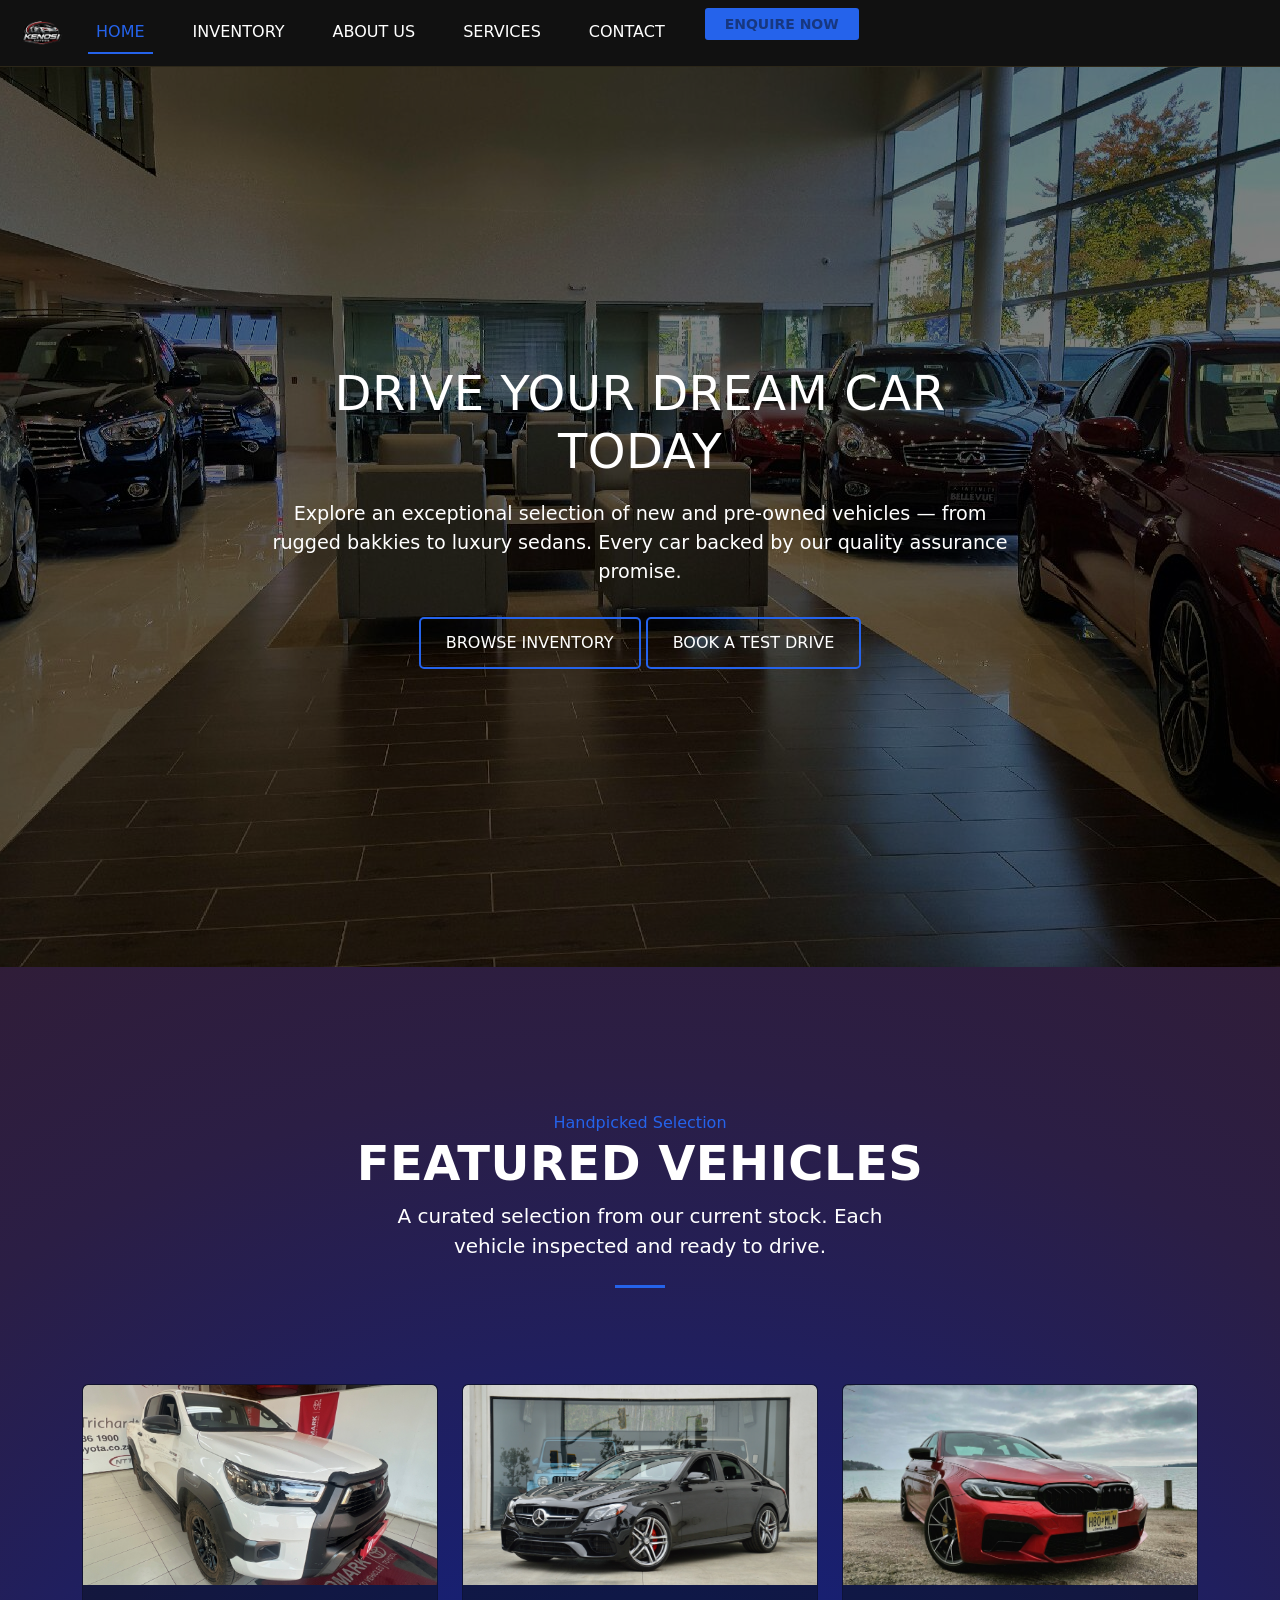
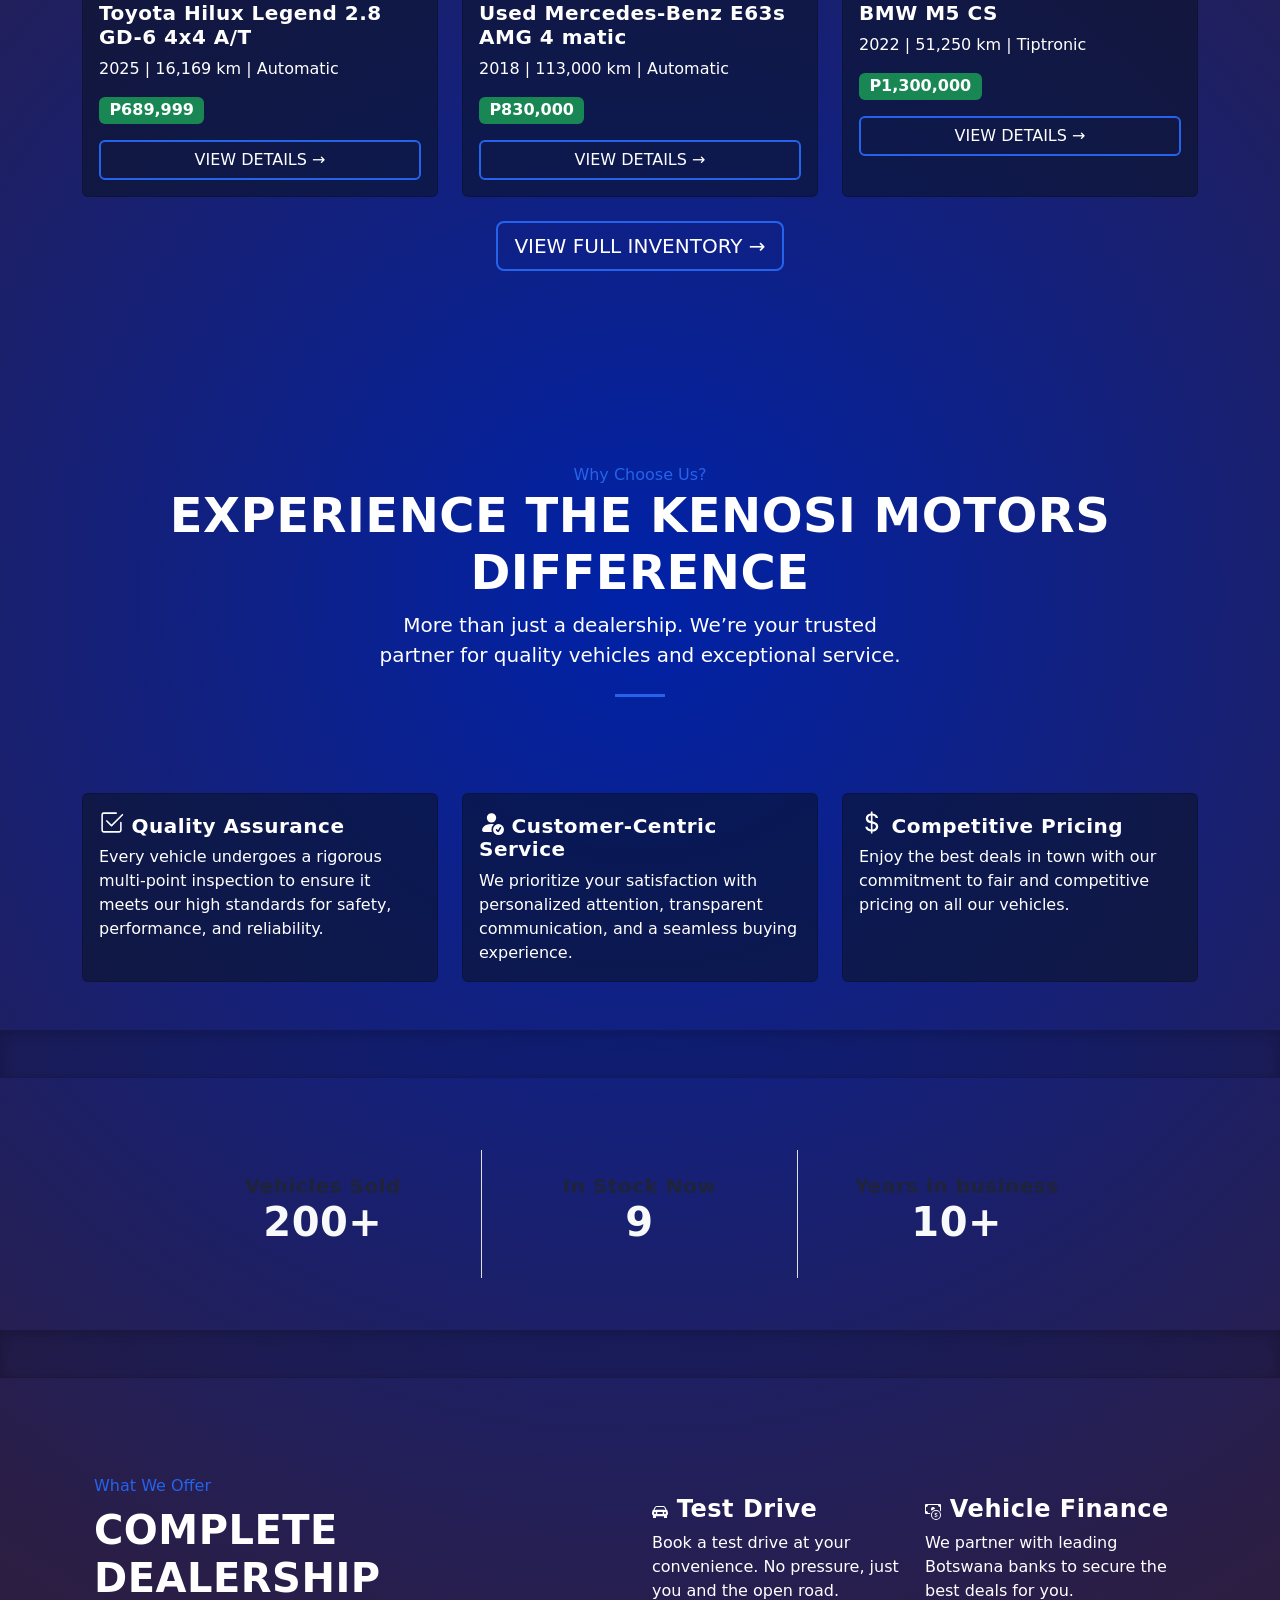
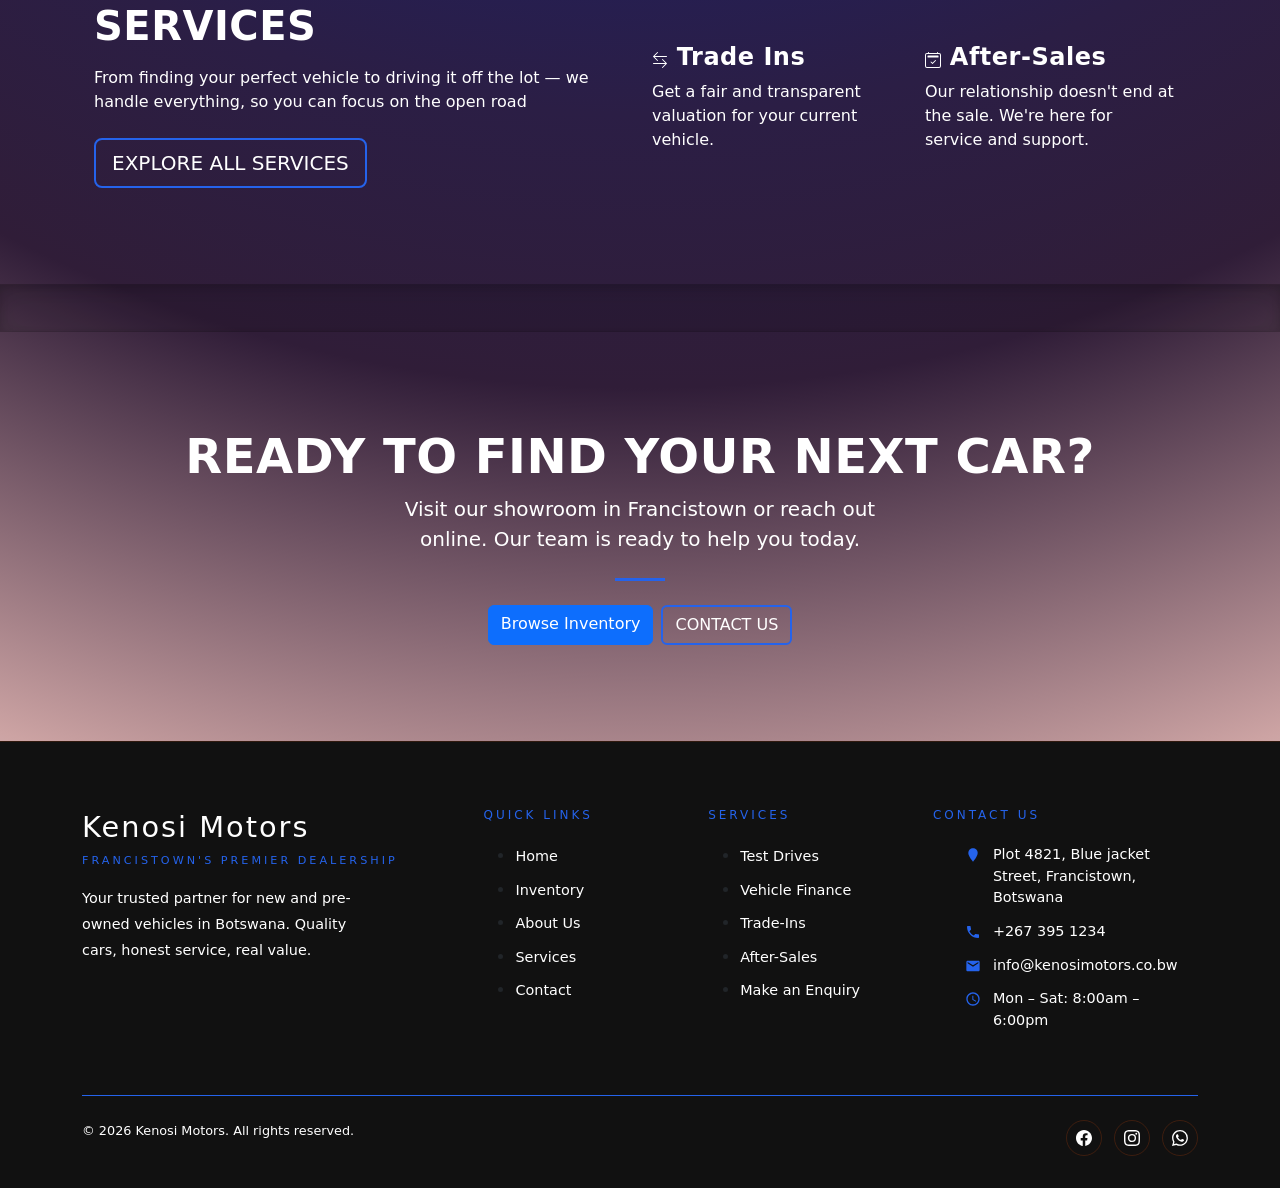
<file: index.html>
<!doctype html>
<html lang="en">
  <head>
    <meta charset="utf-8">
    <meta name="viewport" content="width=device-width, initial-scale=1">
    <link rel="shortcut icon" href="Images/Logo.png" type="image/x-icon">
    <link rel="stylesheet" href="CSS/style.css">
    <title>Kenosi Motors | Home</title>
    <link href="https://cdn.jsdelivr.net/npm/bootstrap@5.2.3/dist/css/bootstrap.min.css" rel="stylesheet" integrity="sha384-rbsA2VBKQhggwzxH7pPCaAqO46MgnOM80zW1RWuH61DGLwZJEdK2Kadq2F9CUG65" crossorigin="anonymous">
    <link rel="preconnect" href="https://fonts.googleapis.com">
    <link rel="preconnect" href="https://fonts.gstatic.com" crossorigin>
    <link href="https://fonts.googleapis.com/css2?family=Archivo+Black&display=swap" rel="stylesheet">
    <style>
         /* Hero Section */
    .hero {
        position: relative;
        height: 100vh; /* Full viewport height */
        background: url('Images/Land\ cruiser\ banner.jpg') no-repeat center center/cover;
        display: flex;
        align-items: center;
        justify-content: center;
        color: white;
        text-align: center;
    }

    /* Dark overlay for better text visibility */
    .hero::before {
        content: "";
        position: absolute;
        top: 0;
        left: 0;
        width: 100%;
        height: 100%;
        background: rgba(0, 0, 0, 0.5);
        z-index: 1;
    }

    /* Hero content */
    .hero-content {
        position: relative;
        z-index: 2;
        max-width: 800px;
        padding: 20px;
    }

    .hero-content h1 {
        font-size: 3rem;
        margin-bottom: 20px;
        text-align: center;
    }

    .hero-content p {
        font-size: 1.2rem;
        margin-bottom: 30px;
    }

    .hero-content a {
        display: inline-block;
        padding: 12px 25px;
        background: #ff660000;
        border: 3px solid var(--blue);
        color: rgb(255, 255, 255);
        text-decoration: none;
        font-size: 1rem;
        border-radius: 5px;
        transition: background 0.3s ease;
    }

    .hero-content a:hover {
        background: var(--blue);
    }

    /* Responsive adjustments */
    @media (max-width: 768px) {
        .hero-content h1 {
            font-size: 2rem;
            text-align: center;
        }
        .hero-content p {
            font-size: 1rem;
        }
    }
    h4{
      color: var(--white);
    }
    p{
      color: var(--white);
    }
    </style>
  </head>
  <body>
    <nav class="navbar navbar-expand-lg">
      <div class="container-fluid">
        <a class="navbar-brand" href="index.html">
          <img src="Images/Logo.png" alt="Kenosi Motors" height="40">
        </a>
        <button class="navbar-toggler" type="button" data-bs-toggle="collapse" data-bs-target="#navbarTogglerDemo02" aria-controls="navbarTogglerDemo02" aria-expanded="false" aria-label="Toggle navigation">
          <span class="navbar-toggler-icon"></span>
        </button>
        <div class="collapse navbar-collapse" id="navbarTogglerDemo02">
          <ul class="navbar-nav me-auto mb-2 mb-lg-0">
            <li class="nav-item">
              <a class="nav-link active" aria-current="page" href="index.html">Home</a>
            </li>
            <li class="nav-item">
              <a class="nav-link" href="inventory.html">Inventory</a>
            </li>
            <li class="nav-item">
              <a class="nav-link" href="AboutUs.html">About Us</a>
            </li>
            <li class="nav-item">
              <a class="nav-link" href="services.html">Services</a>
            </li>
            <li class="nav-item">
              <a class="nav-link" href="Contact.html">Contact</a>
            </li>
            <li class="nav-item">
              <a class="nav-cta" href="feedback.html" >Enquire Now</a>
            </li>
          </ul>
        </div>
      </div>
    </nav>
   <!-- Hero Section -->
<section class="hero">
    <div class="hero-content">
        <h1>DRIVE YOUR DREAM CAR TODAY</h1>
        <p>Explore an exceptional selection of new and pre-owned vehicles — from rugged bakkies to luxury sedans. Every car backed by our quality assurance promise.</p>
        <a href="inventory.html" class="btn btn-outline-primary">Browse Inventory</a>
        <a href="Contact.html" class="btn btn-outline-primary">Book a Test Drive</a>
    </div>
</section>
    <!--featured cars-->
    <div class="container py-5">
      <div class="px-4 py-5 my-5 text-center">
        <span class="eyebrow">Handpicked Selection</span>
    <h1 class="display-5 fw-bold">Featured Vehicles</h1>
    <div class="col-lg-6 mx-auto">
      <p class="lead mb-4">A curated selection from our current stock. Each vehicle inspected and ready to drive.</p>
    </div>
    <div class="blue-line"></div>
  </div>
      <div class="row row-cols-1 row-cols-md-3 g-4">
        <div class="col">
          <div class="card h-100">
  <img src="Images/gd6.jpg" class="card-img-top" alt="Toyota Hilux gd6">
  <div class="card-body">
    <h5 class="card-title">Toyota Hilux Legend 2.8 GD-6 4x4 A/T</h5>
    <p class="card-text">2025 | 16,169 km | Automatic</p>
    <p><span class="badge bg-success fs-6">P689,999</span></p>
    <a href="#" class="btn btn-outline-primary w-100">View Details →</a>
  </div>
</div>
        </div>
        <div class="col">
          <div class="card h-100">
  <img src="Images/e63s.jpg" class="card-img-top" alt="Mercedes-Benz E63s AMG 4 matic">
  <div class="card-body">
    <h5 class="card-title">Used Mercedes-Benz E63s AMG 4 matic</h5>
    <p class="card-text">2018 | 113,000 km | Automatic</p>
    <p><span class="badge bg-success fs-6">P830,000</span></p>
    <a href="#" class="btn btn-outline-primary w-100">View Details →</a>
  </div>
</div>
        </div>
        <div class="col">
         <div class="card h-100">
  <img src="Images/m5.jpeg" class="card-img-top" alt="BMW M5 CS">
  <div class="card-body">
    <h5 class="card-title">BMW M5 CS</h5>
    <p class="card-text">2022 | 51,250 km | Tiptronic</p>
    <p><span class="badge bg-success fs-6">P1,300,000</span></p>
    <a href="#" class="btn btn-outline-primary w-100">View Details →</a>
  </div>
</div>
        </div>
      </div>
      <div class="text-center mt-4">
        <a href="inventory.html" class="btn btn-outline-primary btn-lg">View Full Inventory →</a>
      </div>
    </div>
    <div class="container py-5">
      <div class="px-4 py-5 my-5 text-center">
        <span class="eyebrow">Why Choose Us?</span>
    <h1 class="display-5 fw-bold">Experience the Kenosi Motors Difference</h1>
    <div class="col-lg-6 mx-auto">
      <p class="lead mb-4">More than just a dealership. We’re your trusted partner for quality vehicles and exceptional service.</p>
    </div>
    <div class="blue-line"></div>
  </div>
      <div class="row row-cols-1 row-cols-md-3 g-4">
        <div class="col">
          <div class="card h-100">
  <div class="card-body">
    
    <h5 class="card-title"><svg xmlns="http://www.w3.org/2000/svg" width="25" height="25" fill="currentColor" class="bi bi-check2-square" viewBox="0 0 16 16">
  <path d="M3 14.5A1.5 1.5 0 0 1 1.5 13V3A1.5 1.5 0 0 1 3 1.5h8a.5.5 0 0 1 0 1H3a.5.5 0 0 0-.5.5v10a.5.5 0 0 0 .5.5h10a.5.5 0 0 0 .5-.5V8a.5.5 0 0 1 1 0v5a1.5 1.5 0 0 1-1.5 1.5z"/>
  <path d="m8.354 10.354 7-7a.5.5 0 0 0-.708-.708L8 9.293 5.354 6.646a.5.5 0 1 0-.708.708l3 3a.5.5 0 0 0 .708 0"/>
</svg> Quality Assurance</h5>
    <p class="card-text">Every vehicle undergoes a rigorous multi-point inspection to ensure it meets our high standards for safety, performance, and reliability.</p>
  </div>
</div>
        </div>
        <div class="col">
          <div class="card h-100">  
  <div class="card-body">
  
    <h5 class="card-title"><svg xmlns="http://www.w3.org/2000/svg" width="25" height="25" fill="currentColor" class="bi bi-person-fill-check" viewBox="0 0 16 16">
  <path d="M12.5 16a3.5 3.5 0 1 0 0-7 3.5 3.5 0 0 0 0 7m1.679-4.493-1.335 2.226a.75.75 0 0 1-1.174.144l-.774-.773a.5.5 0 0 1 .708-.708l.547.548 1.17-1.951a.5.5 0 1 1 .858.514M11 5a3 3 0 1 1-6 0 3 3 0 0 1 6 0"/>
  <path d="M2 13c0 1 1 1 1 1h5.256A4.5 4.5 0 0 1 8 12.5a4.5 4.5 0 0 1 1.544-3.393Q8.844 9.002 8 9c-5 0-6 3-6 4"/>
</svg> Customer-Centric Service</h5>
    <p class="card-text">We prioritize your satisfaction with personalized attention, transparent communication, and a seamless buying experience.</p>
  </div>
</div>
        </div>
        <div class="col">
          <div class="card h-100">
  <div class="card-body">
   
      <h5 class="card-title"><svg xmlns="http://www.w3.org/2000/svg" width="25" height="25" fill="currentColor" class="bi bi-currency-dollar" viewBox="0 0 16 16">
  <path d="M4 10.781c.148 1.667 1.513 2.85 3.591 3.003V15h1.043v-1.216c2.27-.179 3.678-1.438 3.678-3.3 0-1.59-.947-2.51-2.956-3.028l-.722-.187V3.467c1.122.11 1.879.714 2.07 1.616h1.47c-.166-1.6-1.54-2.748-3.54-2.875V1H7.591v1.233c-1.939.23-3.27 1.472-3.27 3.156 0 1.454.966 2.483 2.661 2.917l.61.162v4.031c-1.149-.17-1.94-.8-2.131-1.718zm3.391-3.836c-1.043-.263-1.6-.825-1.6-1.616 0-.944.704-1.641 1.8-1.828v3.495l-.2-.05zm1.591 1.872c1.287.323 1.852.859 1.852 1.769 0 1.097-.826 1.828-2.2 1.939V8.73z"/>
</svg> Competitive Pricing</h5>
    <p class="card-text">Enjoy the best deals in town with our commitment to fair and competitive pricing on all our vehicles.</p>
  </div>
</div>
        </div>
      </div>
    </div>
    <div class="b-example-divider"></div>

    <!--Stats-->
    <div class="py-5 pt-5">
      <div class="mt-4 pb-1">
        <div class="position-relative">
          <div class="container">
            <div class="row justify-content-center">
              <div class="col-lg-10">
                <div class="row row-cols-1 row-cols-md-3 g-4 rounded-3 shadow-sm-light">
                  <div class="col border-end">
                    <div class="text-center p-4">
                      <h5 class="text-muted mb-0">Vehicles Sold</h5>
                      <h1 class="fw-bold text-light">200+</h1>
                    </div>
                  </div>
                  <div class="col border-end">
                      <div class="text-center p-4">
                      <h5 class="text-muted mb-0">In Stock Now</h5>
                      <h1 class="fw-bold text-light">9</h1>
                    </div>
                  </div>
                  <div class="col">
                    <div class="text-center p-4">
                      <h5 class="text-muted mb-0">Years in business</h5>
                      <h1 class="fw-bold text-light">10+</h1>
                    </div>
                  </div>
                </div>
              </div>
            </div>
          </div>
        </div>
      </div>
    </div>
<div class="b-example-divider"></div>

  <div class="container px-4 py-5">

    <div class="row row-cols-1 row-cols-md-2 align-items-md-center g-5 py-5">
      <div class="d-flex flex-column align-items-start gap-2">
        <span class="eyebrow">What We Offer</span>
        <h1 class="fw-bold">Complete dealership Services</h1>
        <p>From finding your perfect vehicle to driving it off the lot — we handle everything, so you can focus on the open road</p>

        <a href="services.html" class="btn btn-outline-primary btn-lg">Explore All Services</a>
      </div>
      <div class="row row-cols-1 row-cols-sm-2 g-4">
        <div class="d-flex flex-column gap-2">
          
          <h4 class="fw-bold mb-0">
            <svg xmlns="http://www.w3.org/2000/svg" width="16" height="16" fill="currentColor" class="bi bi-car-front-fill" viewBox="0 0 16 16">
  <path d="M2.52 3.515A2.5 2.5 0 0 1 4.82 2h6.362c1 0 1.904.596 2.298 1.515l.792 1.848c.075.175.21.319.38.404.5.25.855.715.965 1.262l.335 1.679q.05.242.049.49v.413c0 .814-.39 1.543-1 1.997V13.5a.5.5 0 0 1-.5.5h-2a.5.5 0 0 1-.5-.5v-1.338c-1.292.048-2.745.088-4 .088s-2.708-.04-4-.088V13.5a.5.5 0 0 1-.5.5h-2a.5.5 0 0 1-.5-.5v-1.892c-.61-.454-1-1.183-1-1.997v-.413a2.5 2.5 0 0 1 .049-.49l.335-1.68c.11-.546.465-1.012.964-1.261a.8.8 0 0 0 .381-.404l.792-1.848ZM3 10a1 1 0 1 0 0-2 1 1 0 0 0 0 2m10 0a1 1 0 1 0 0-2 1 1 0 0 0 0 2M6 8a1 1 0 0 0 0 2h4a1 1 0 1 0 0-2zM2.906 5.189a.51.51 0 0 0 .497.731c.91-.073 3.35-.17 4.597-.17s3.688.097 4.597.17a.51.51 0 0 0 .497-.731l-.956-1.913A.5.5 0 0 0 11.691 3H4.309a.5.5 0 0 0-.447.276L2.906 5.19Z"/>
</svg> Test Drive</h4>
          <p>Book a test drive at your convenience. No pressure, just you and the open road.</p>
        </div>

        <div class="d-flex flex-column gap-2">
          <h4 class="fw-bold mb-0"><svg xmlns="http://www.w3.org/2000/svg" width="16" height="16" fill="currentColor" class="bi bi-cash-coin" viewBox="0 0 16 16">
  <path fill-rule="evenodd" d="M11 15a4 4 0 1 0 0-8 4 4 0 0 0 0 8m5-4a5 5 0 1 1-10 0 5 5 0 0 1 10 0"/>
  <path d="M9.438 11.944c.047.596.518 1.06 1.363 1.116v.44h.375v-.443c.875-.061 1.386-.529 1.386-1.207 0-.618-.39-.936-1.09-1.1l-.296-.07v-1.2c.376.043.614.248.671.532h.658c-.047-.575-.54-1.024-1.329-1.073V8.5h-.375v.45c-.747.073-1.255.522-1.255 1.158 0 .562.378.92 1.007 1.066l.248.061v1.272c-.384-.058-.639-.27-.696-.563h-.668zm1.36-1.354c-.369-.085-.569-.26-.569-.522 0-.294.216-.514.572-.578v1.1zm.432.746c.449.104.655.272.655.569 0 .339-.257.571-.709.614v-1.195z"/>
  <path d="M1 0a1 1 0 0 0-1 1v8a1 1 0 0 0 1 1h4.083q.088-.517.258-1H3a2 2 0 0 0-2-2V3a2 2 0 0 0 2-2h10a2 2 0 0 0 2 2v3.528c.38.34.717.728 1 1.154V1a1 1 0 0 0-1-1z"/>
  <path d="M9.998 5.083 10 5a2 2 0 1 0-3.132 1.65 6 6 0 0 1 3.13-1.567"/>
</svg> Vehicle Finance</h4>
          <p>We partner with leading Botswana banks to secure the best deals for you.</p>
        </div>

        <div class="d-flex flex-column gap-2">
          <h4 class="fw-bold mb-0"><svg xmlns="http://www.w3.org/2000/svg" width="16" height="16" fill="currentColor" class="bi bi-arrow-left-right" viewBox="0 0 16 16">
  <path fill-rule="evenodd" d="M1 11.5a.5.5 0 0 0 .5.5h11.793l-3.147 3.146a.5.5 0 0 0 .708.708l4-4a.5.5 0 0 0 0-.708l-4-4a.5.5 0 0 0-.708.708L13.293 11H1.5a.5.5 0 0 0-.5.5m14-7a.5.5 0 0 1-.5.5H2.707l3.147 3.146a.5.5 0 1 1-.708.708l-4-4a.5.5 0 0 1 0-.708l4-4a.5.5 0 1 1 .708.708L2.707 4H14.5a.5.5 0 0 1 .5.5"/>
</svg> Trade Ins</h4>
          <p>Get a fair and transparent valuation for your current vehicle.</p>
        </div>

        <div class="d-flex flex-column gap-2">
          <h4 class="fw-bold mb-0"><svg xmlns="http://www.w3.org/2000/svg" width="16" height="16" fill="currentColor" class="bi bi-calendar2-check" viewBox="0 0 16 16">
  <path d="M10.854 8.146a.5.5 0 0 1 0 .708l-3 3a.5.5 0 0 1-.708 0l-1.5-1.5a.5.5 0 0 1 .708-.708L7.5 10.793l2.646-2.647a.5.5 0 0 1 .708 0"/>
  <path d="M3.5 0a.5.5 0 0 1 .5.5V1h8V.5a.5.5 0 0 1 1 0V1h1a2 2 0 0 1 2 2v11a2 2 0 0 1-2 2H2a2 2 0 0 1-2-2V3a2 2 0 0 1 2-2h1V.5a.5.5 0 0 1 .5-.5M2 2a1 1 0 0 0-1 1v11a1 1 0 0 0 1 1h12a1 1 0 0 0 1-1V3a1 1 0 0 0-1-1z"/>
  <path d="M2.5 4a.5.5 0 0 1 .5-.5h10a.5.5 0 0 1 .5.5v1a.5.5 0 0 1-.5.5H3a.5.5 0 0 1-.5-.5z"/>
</svg> After-Sales</h4>
          <p>Our relationship doesn't end at the sale. We're here for service and support.</p>
        </div>
      </div>
    </div>
  </div>

  <div class="b-example-divider"></div>

    <div class="container">
      <div class="px-4 py-5 my-5 text-center">
    <h1 class="display-5 fw-bold">Ready to find your next car?</h1>
    <div class="col-lg-6 mx-auto">
      <p class="lead mb-4">Visit our showroom in Francistown or reach out online. Our team is ready to help you today.</p>
    </div>
    <div class="blue-line"></div>
    <br>
    <div class="d-grid gap-2 d-sm-flex justify-content-sm-center">
    <a href="inventory.html" class="btn btn-primary">Browse Inventory</a>
    <a href="Contact.html" class="btn btn-outline-primary">Contact Us</a>
  </div>
      
    </div>
  </div>

<footer class="footer">
  <div class="container">
    <div class="footer-grid">
      <div class="footer-brand">
        <div class="name">Kenosi Motors</div>
        <div class="tagline">Francistown's Premier Dealership</div>
        <p>Your trusted partner for new and pre-owned vehicles in Botswana. Quality cars, honest service, real value.</p>
      </div>
      <div>
        <div class="footer-heading">Quick Links</div>
        <ul class="footer-links">
          <li><a href="index.html">Home</a></li>
          <li><a href="inventory.html">Inventory</a></li>
          <li><a href="Aboutus.html">About Us</a></li>
          <li><a href="services.html">Services</a></li>
          <li><a href="Contact.html">Contact</a></li>
        </ul>
      </div>
      <div>
        <div class="footer-heading">Services</div>
        <ul class="footer-links">
          <li><a href="services.html">Test Drives</a></li>
          <li><a href="services.html">Vehicle Finance</a></li>
          <li><a href="services.html">Trade-Ins</a></li>
          <li><a href="services.html">After-Sales</a></li>
          <li><a href="feedback.html">Make an Enquiry</a></li>
        </ul>
      </div>
      <div>
        <div class="footer-heading">Contact Us</div>
        <ul class="footer-contact">
          <li>
            <svg class="icon" viewBox="0 0 24 24" fill="currentColor"><path d="M12 2C8.13 2 5 5.13 5 9c0 5.25 7 13 7 13s7-7.75 7-13c0-3.87-3.13-7-7-7z"/></svg>
            Plot 4821, Blue jacket Street, Francistown, Botswana
          </li>
          <li>
            <svg class="icon" viewBox="0 0 24 24" fill="currentColor"><path d="M6.62 10.79c1.44 2.83 3.76 5.14 6.59 6.59l2.2-2.2c.27-.27.67-.36 1.02-.24 1.12.37 2.33.57 3.57.57.55 0 1 .45 1 1V20c0 .55-.45 1-1 1-9.39 0-17-7.61-17-17 0-.55.45-1 1-1h3.5c.55 0 1 .45 1 1 0 1.25.2 2.45.57 3.57.11.35.03.74-.25 1.02l-2.2 2.2z"/></svg>
            +267 395 1234
          </li>
          <li>
            <svg class="icon" viewBox="0 0 24 24" fill="currentColor"><path d="M20 4H4c-1.1 0-1.99.9-1.99 2L2 18c0 1.1.9 2 2 2h16c1.1 0 2-.9 2-2V6c0-1.1-.9-2-2-2zm0 4l-8 5-8-5V6l8 5 8-5v2z"/></svg>
            info@kenosimotors.co.bw
          </li>
          <li>
            <svg class="icon" viewBox="0 0 24 24" fill="currentColor"><path d="M11.99 2C6.47 2 2 6.48 2 12s4.47 10 9.99 10C17.52 22 22 17.52 22 12S17.52 2 11.99 2zM12 20c-4.42 0-8-3.58-8-8s3.58-8 8-8 8 3.58 8 8-3.58 8-8 8zm.5-13H11v6l5.25 3.15.75-1.23-4.5-2.67V7z"/></svg>
            Mon – Sat: 8:00am – 6:00pm
          </li>
        </ul>
      </div>
    </div>
    <div class="footer-bottom">
      <p>© 2026 Kenosi Motors. All rights reserved.</p>
      <div class="social-links">
        <a href="#" aria-label="Facebook">
          <svg xmlns="http://www.w3.org/2000/svg" width="16" height="16" fill="currentColor" class="bi bi-facebook" viewBox="0 0 16 16">
            <path d="M16 8.049c0-4.446-3.582-8.05-8-8.05C3.58 0-.002 3.603-.002 8.05c0 4.017 2.926 7.347 6.75 7.951v-5.625h-2.03V8.05H6.75V6.275c0-2.017 1.195-3.131 3.022-3.131.876 0 1.791.157 1.791.157v1.98h-1.009c-.993 0-1.303.621-1.303 1.258v1.51h2.218l-.354 2.326H9.25V16c3.824-.604 6.75-3.934 6.75-7.951"/>
          </svg>
        </a>
        <a href="#" aria-label="Instagram">
          <svg xmlns="http://www.w3.org/2000/svg" width="16" height="16" fill="currentColor" class="bi bi-instagram" viewBox="0 0 16 16">
            <path d="M8 0C5.829 0 5.556.01 4.703.048 3.85.088 3.269.222 2.76.42a3.9 3.9 0 0 0-1.417.923A3.9 3.9 0 0 0 .42 2.76C.222 3.268.087 3.85.048 4.7.01 5.555 0 5.827 0 8.001c0 2.172.01 2.444.048 3.297.04.852.174 1.433.372 1.942.205.526.478.972.923 1.417.444.445.89.719 1.416.923.51.198 1.09.333 1.942.372C5.555 15.99 5.827 16 8 16s2.444-.01 3.298-.048c.851-.04 1.434-.174 1.943-.372a3.9 3.9 0 0 0 1.416-.923c.445-.445.718-.891.923-1.417.197-.509.332-1.09.372-1.942C15.99 10.445 16 10.173 16 8s-.01-2.445-.048-3.299c-.04-.851-.175-1.433-.372-1.941a3.9 3.9 0 0 0-.923-1.417A3.9 3.9 0 0 0 13.24.42c-.51-.198-1.092-.333-1.943-.372C10.443.01 10.172 0 7.998 0zm-.717 1.442h.718c2.136 0 2.389.007 3.232.046.78.035 1.204.166 1.486.275.373.145.64.319.92.599s.453.546.598.92c.11.281.24.705.275 1.485.039.843.047 1.096.047 3.231s-.008 2.389-.047 3.232c-.035.78-.166 1.203-.275 1.485a2.5 2.5 0 0 1-.599.919c-.28.28-.546.453-.92.598-.28.11-.704.24-1.485.276-.843.038-1.096.047-3.232.047s-2.39-.009-3.233-.047c-.78-.036-1.203-.166-1.485-.276a2.5 2.5 0 0 1-.92-.598 2.5 2.5 0 0 1-.6-.92c-.109-.281-.24-.705-.275-1.485-.038-.843-.046-1.096-.046-3.233s.008-2.388.046-3.231c.036-.78.166-1.204.276-1.486.145-.373.319-.64.599-.92s.546-.453.92-.598c.282-.11.705-.24 1.485-.276.738-.034 1.024-.044 2.515-.045zm4.988 1.328a.96.96 0 1 0 0 1.92.96.96 0 0 0 0-1.92m-4.27 1.122a4.109 4.109 0 1 0 0 8.217 4.109 4.109 0 0 0 0-8.217m0 1.441a2.667 2.667 0 1 1 0 5.334 2.667 2.667 0 0 1 0-5.334"/>
          </svg></a>
        <a href="#" aria-label="WhatsApp">
          <svg xmlns="http://www.w3.org/2000/svg" width="16" height="16" fill="currentColor" class="bi bi-whatsapp" viewBox="0 0 16 16">
            <path d="M13.601 2.326A7.85 7.85 0 0 0 7.994 0C3.627 0 .068 3.558.064 7.926c0 1.399.366 2.76 1.057 3.965L0 16l4.204-1.102a7.9 7.9 0 0 0 3.79.965h.004c4.368 0 7.926-3.558 7.93-7.93A7.9 7.9 0 0 0 13.6 2.326zM7.994 14.521a6.6 6.6 0 0 1-3.356-.92l-.24-.144-2.494.654.666-2.433-.156-.251a6.56 6.56 0 0 1-1.007-3.505c0-3.626 2.957-6.584 6.591-6.584a6.56 6.56 0 0 1 4.66 1.931 6.56 6.56 0 0 1 1.928 4.66c-.004 3.639-2.961 6.592-6.592 6.592m3.615-4.934c-.197-.099-1.17-.578-1.353-.646-.182-.065-.315-.099-.445.099-.133.197-.513.646-.627.775-.114.133-.232.148-.43.05-.197-.1-.836-.308-1.592-.985-.59-.525-.985-1.175-1.103-1.372-.114-.198-.011-.304.088-.403.087-.088.197-.232.296-.346.1-.114.133-.198.198-.33.065-.134.034-.248-.015-.347-.05-.099-.445-1.076-.612-1.47-.16-.389-.323-.335-.445-.34-.114-.007-.247-.007-.38-.007a.73.73 0 0 0-.529.247c-.182.198-.691.677-.691 1.654s.71 1.916.81 2.049c.098.133 1.394 2.132 3.383 2.992.47.205.84.326 1.129.418.475.152.904.129 1.246.08.38-.058 1.171-.48 1.338-.943.164-.464.164-.86.114-.943-.049-.084-.182-.133-.38-.232"/>
          </svg>
        </a>
      </div>
    </div>
  </div>
</footer>

    <script src="https://cdn.jsdelivr.net/npm/bootstrap@5.3.2/dist/js/bootstrap.bundle.min.js"></script>
  </body>
</html>
</file>
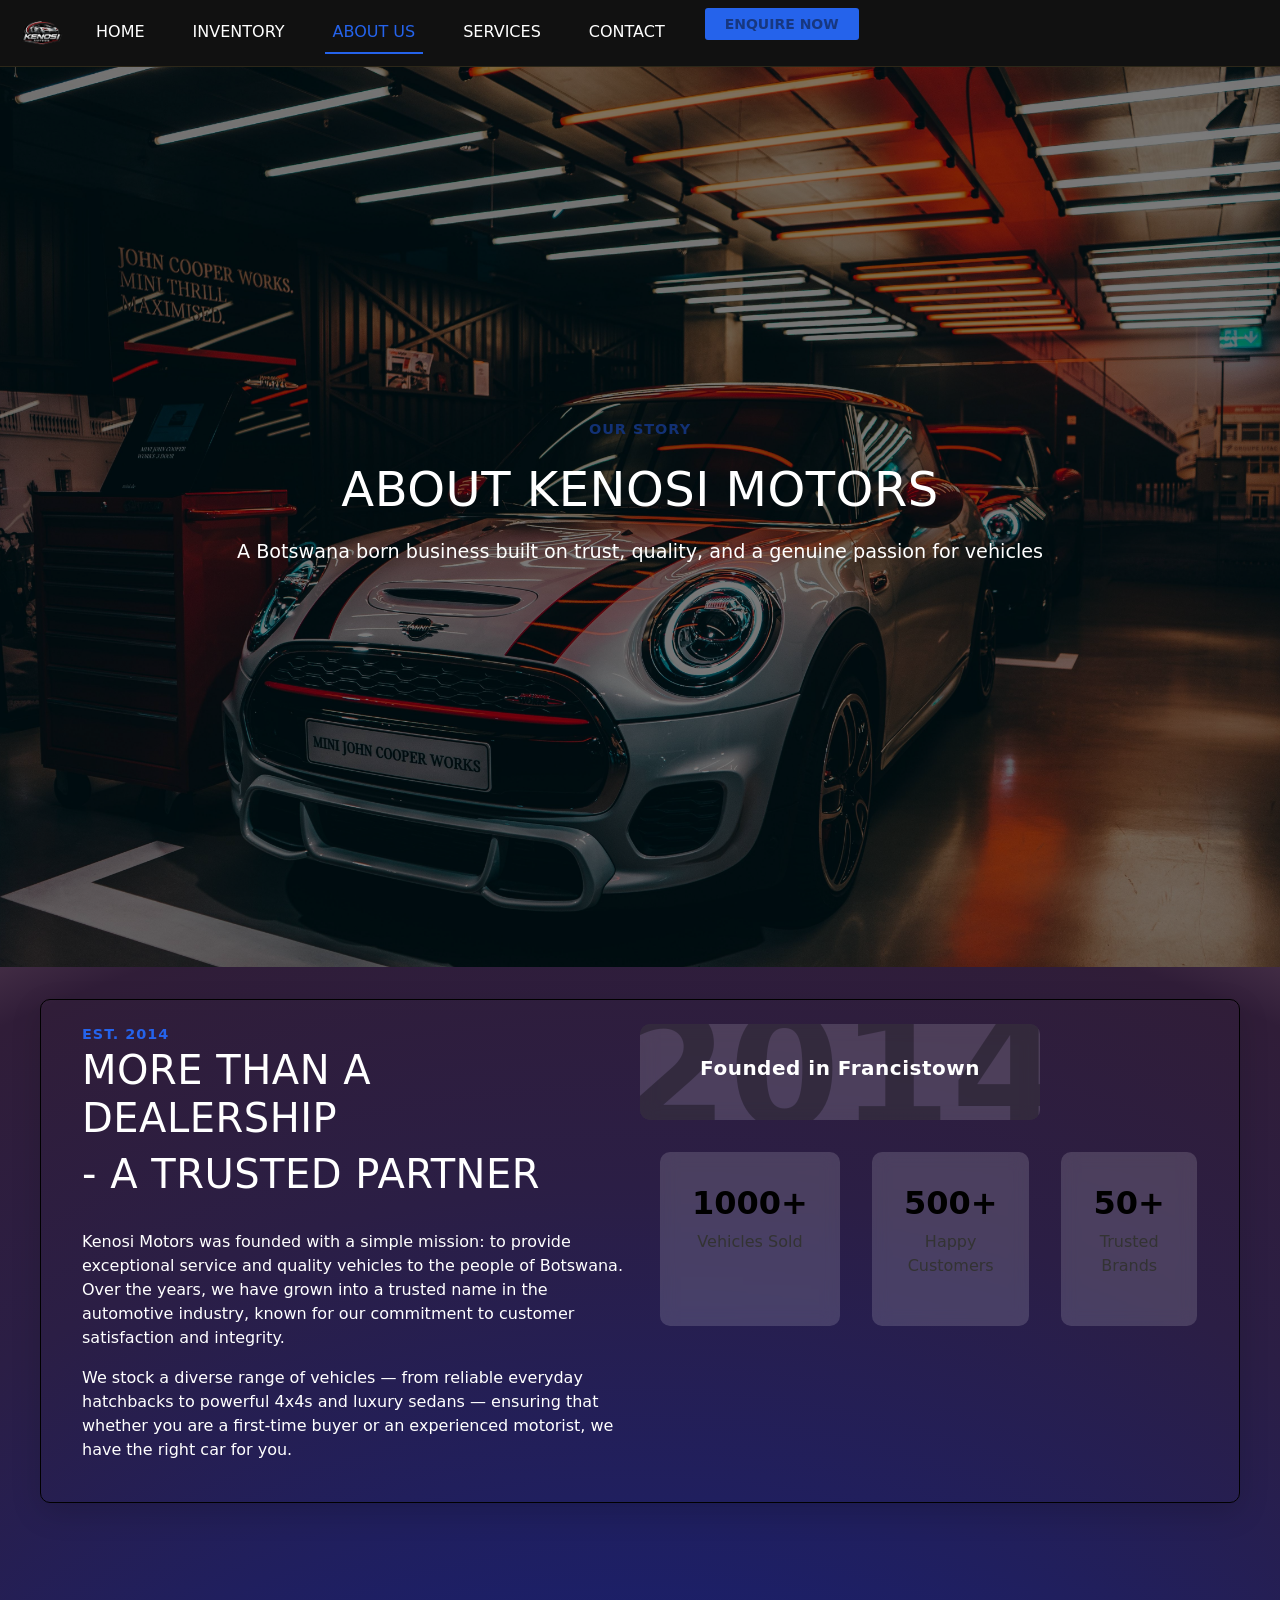
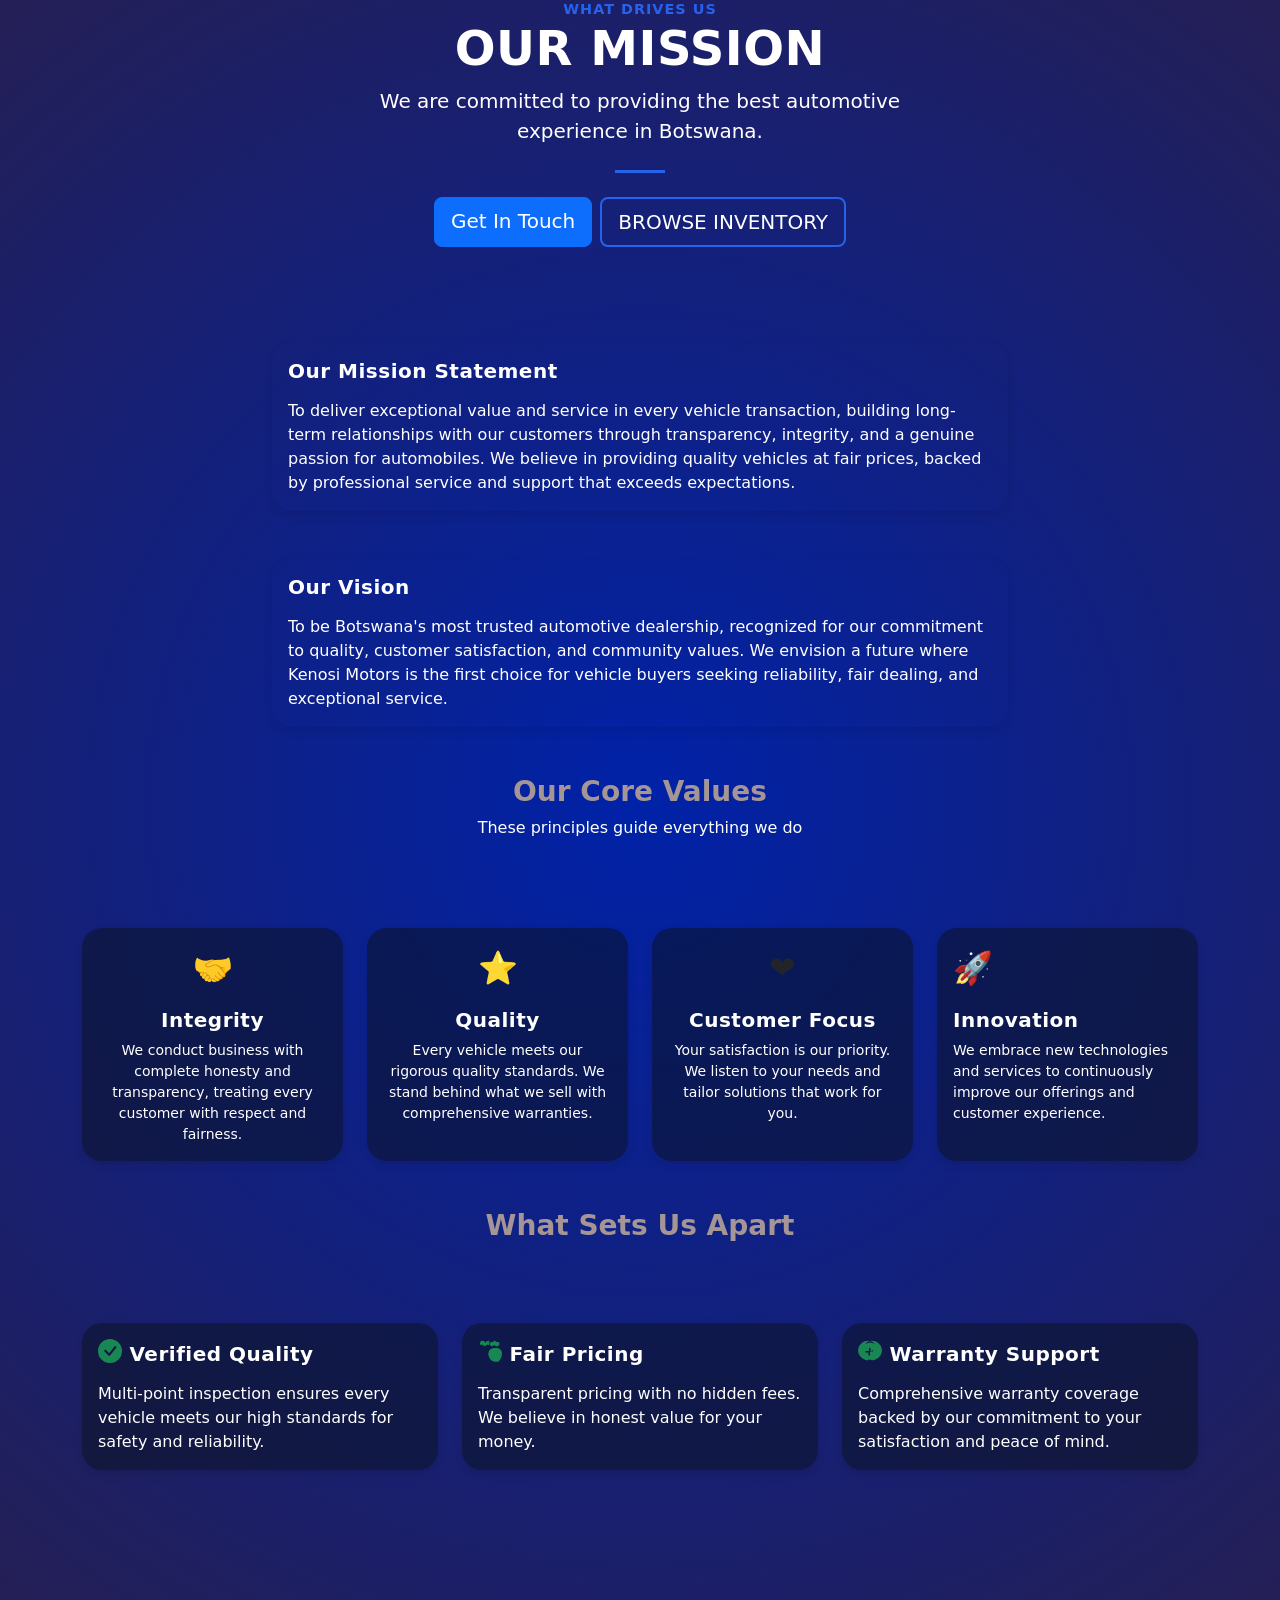
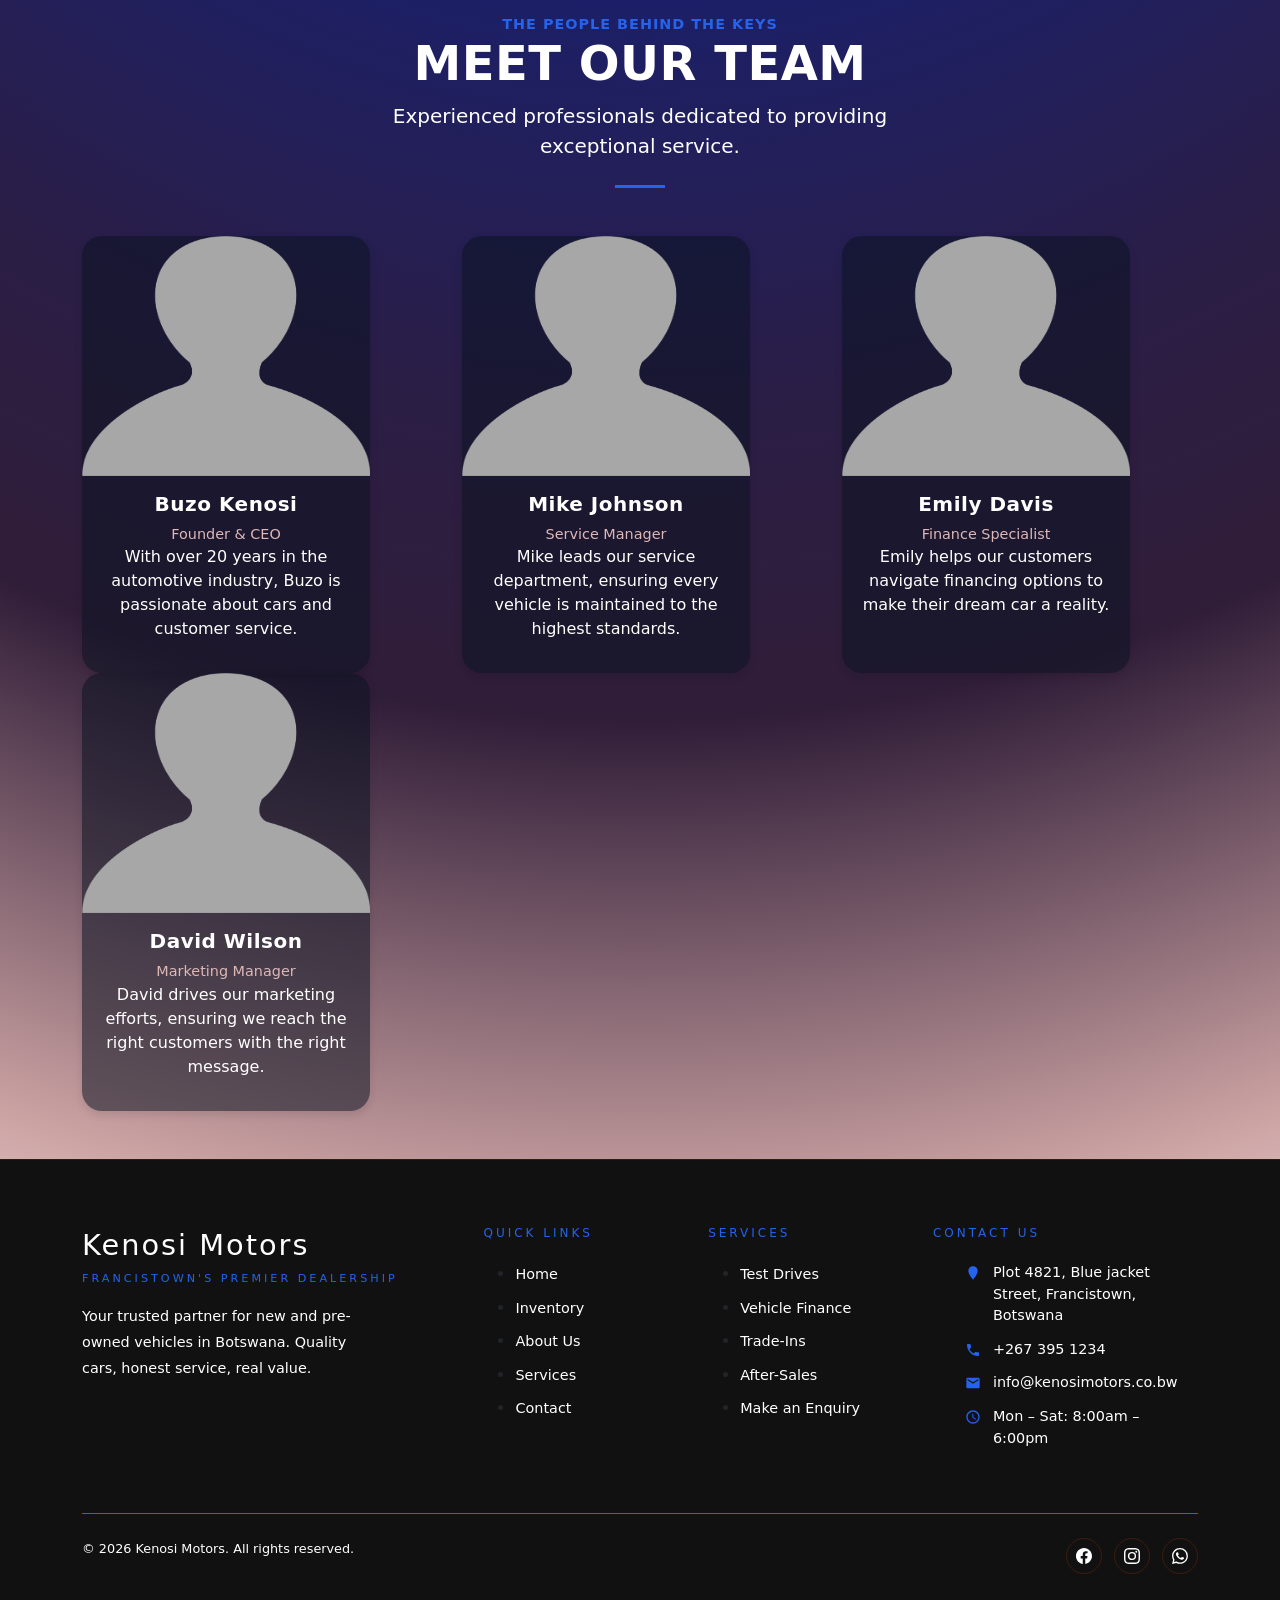
<file: AboutUs.html>
<!doctype html>
<html lang="en">
  <head>
    <meta charset="utf-8">
    <meta name="viewport" content="width=device-width, initial-scale=1">
    <link rel="shortcut icon" href="Images/Logo.png" type="image/x-icon">
    <link rel="stylesheet" href="CSS/style.css">
    <title>Kenosi Motors | About Us</title>
    <link href="https://cdn.jsdelivr.net/npm/bootstrap@5.2.3/dist/css/bootstrap.min.css" rel="stylesheet" integrity="sha384-rbsA2VBKQhggwzxH7pPCaAqO46MgnOM80zW1RWuH61DGLwZJEdK2Kadq2F9CUG65" crossorigin="anonymous">
    <style>
      .hero {
        color: #fff;
        text-align: center;
        padding: 4rem 1rem;
        background: url('Images/dealer.jpg');
        background-size: cover;
        background-position: center;
      }
      .hero::before {
        content: "";
        position: absolute;
        top: 0;
        left: 0;
        width: 100%;
        height: 100%;
        background-color: rgba(0, 0, 0, 0.5);
        z-index: 1;
      }
      .hero-content {
        max-width: 100%;
        margin: 0 auto;
      }
        .about-section {
          background-color: transparent;
          padding: 4rem 1rem;
          border: #000000 solid 1px;
          border-radius: 10px;
          max-width: 1200px;
          margin: 2rem auto;
          box-shadow: 0 10px 30px rgb(0, 0, 0, 0.15);
        }
        .eyebrow {
          font-size: 0.9rem;
          font-weight: bold;
          color: var(--blue);
          text-transform: uppercase;
          letter-spacing: 1px;
        }
         .service-card {
          position: relative;
          max-width: 400px;
          background-color: rgba(255, 255, 255, 0.15);
          backdrop-filter: blur(8px);
          border-radius: 10px;
          padding: 2rem;
          margin-bottom: 2rem;
          overflow: hidden;
        }
        .service-card .background-words {
          position: absolute;
          height: max-content;
          top: 50%;
          left: 50%;
          transform: translate(-50%, -50%);
          font-size: 10rem !important;
          font-weight: bold;
          color: rgba(0, 0, 0, 0.8);
          z-index: 0;
          opacity: 0.4;
          pointer-events: none;
        }
        .service-card .content {
          position: relative;
          z-index: 1;
          text-align: center;
          font-size: 1.2rem;
        }
        .stats-container {
          display: flex;
          justify-content: space-between;
          gap: 1rem;
        }
        .stat-card {
          background-color: rgba(255, 255, 255, 0.15);
          backdrop-filter: blur(8px);
          border-radius: 10px;
          padding: 2rem;
          text-align: center;
          flex: 1;
          margin: 0 0.5rem;
        }
        .stat-card h2 {
          font-size: 2rem;
          font-weight: bold;
          color: #000;
        }
        .stat-card p {
          font-size: 1rem;
          color: #333;
        }
        .team-card{
  position: relative;
  background-color: rgba(255, 255, 255, 0.15);
  backdrop-filter: blur(8px);
  border-radius: 20px;
  height: 20rem;
  overflow: hidden; /* important for rounded corners */
        }
        .team-card:hover {
          transform: scale(1.05);
          transition: transform 0.3s ease;
          box-shadow: 0 10px 20px rgba(0, 0, 0, 0.2);
        }
        .team-card .team-photo {
          width: 100%;
          height: 100%;
          object-fit: cover;
        
        }
        .team-card .team-info {
          position: absolute;
          bottom: 0;
          left: 0;
          right: 0;
          background: rgba(0, 0, 0, 0.6);
          color: #fff;
          padding: 1rem;
          text-align: center;
        }
        .team-card .team-info h5 {
          margin: 0;
          font-size: 1.2rem;
          font-weight: bold;
        }
        .team-card .team-info sub-heading {
          font-size: 0.9rem;
          color: #deb7b7;
        }
        .team-card .team-info p {
          font-size: 0.9rem;
          margin-top: 0.5rem;
        }
        sub-heading {
          display: block;
          font-size: 0.9rem;
          color: #deb7b7;
        }
        .card {
          height: 100%;
          border: none;
          border-radius: 20px;
          box-shadow: 0 4px 8px rgba(0, 0, 0, 0.1);
        }
        .card-img-top {
          object-fit: fill;
          height: 15rem;
        }
    </style>
  </head>
  <body>
    <nav class="navbar navbar-expand-lg">
      <div class="container-fluid">
        <a class="navbar-brand" href="index.html">
          <img src="Images/Logo.png" alt="Kenosi Motors" height="40">
        </a>
        <button class="navbar-toggler" type="button" data-bs-toggle="collapse" data-bs-target="#navbarTogglerDemo02" aria-controls="navbarTogglerDemo02" aria-expanded="false" aria-label="Toggle navigation">
          <span class="navbar-toggler-icon"></span>
        </button>
        <div class="collapse navbar-collapse" id="navbarTogglerDemo02">
          <ul class="navbar-nav me-auto mb-2 mb-lg-0">
            <li class="nav-item">
              <a class="nav-link" href="index.html">Home</a>
            </li>
            <li class="nav-item">
              <a class="nav-link" href="inventory.html">Inventory</a>
            </li>
              <li class="nav-item">
                <a class="nav-link active" aria-current="page" href="AboutUs.html">About Us</a>
              </li>
            <li class="nav-item">
              <a class="nav-link" href="services.html">Services</a>
            </li>
            <li class="nav-item">
              <a class="nav-link" href="Contact.html">Contact</a>
            </li>
            <li class="nav-item">
              <a class="nav-cta" href="feedback.html" >Enquire Now</a>
            </li>
          </ul>
        </div>
      </div>
    </nav>

<!--Hero Section-->
<section class="hero py-2">
  <div class="container">
    <span class="eyebrow">OUR STORY</span>
    <div class="hero-content">
      <h1>About Kenosi Motors</h1>
      <p>A Botswana born business built on trust, quality, and a genuine passion for vehicles</p>
    </div>
  </div>
</section>
<section class="about-section py-4">
  <div class="container">
    <div class="row">
      <div class="col-md-6">
        <div class="eyebrow">EST. 2014</div>
        <h1>More than a dealership</h1>
        <h1>- A trusted partner</h1>
        <br>
        <p>Kenosi Motors was founded with a simple mission: to provide exceptional service and quality vehicles to the people of Botswana. Over the years, we have grown into a trusted name in the automotive industry, known for our commitment to customer satisfaction and integrity.</p>
        <p>We stock a diverse range of vehicles — from reliable everyday hatchbacks to powerful 4x4s and luxury sedans — ensuring that whether you are a first-time buyer or an experienced motorist, we have the right car for you.</p>
      </div>
      <div class="col-md-6">
       <div class="row">
        <div class="service-card">
          <div class="background-words">
            2014
          </div>
          <div class="content">
            <H5>Founded in Francistown</H5>
          </div>
        </div>
       </div>
       <div class="row">
        <div class="stats-container">
          <div class="stat-card">
            <h2>1000+</h2>
            <p>Vehicles Sold</p>
          </div>
          <div class="stat-card">
            <h2>500+</h2>
            <p>Happy Customers</p>
          </div>
          <div class="stat-card">
            <h2>50+</h2>
            <p>Trusted Brands</p>
          </div>
        </div>
       </div>
      </div>
    </div>
  </div>
</section>

<section>
   <div class="container">
      <div class="px-4 py-5 my-5 text-center">
        <div class="eyebrow">What drives us</div>
    <h1 class="display-5 fw-bold">Our Mission</h1>
    <div class="col-lg-6 mx-auto">
      <p class="lead mb-4">We are committed to providing the best automotive experience in Botswana.</p>
    </div>
    <div class="blue-line"></div>
    <br>
    <div class="d-grid gap-2 d-sm-flex justify-content-sm-center">
          <a href="Contact.html" class="btn btn-primary btn-lg">Get In Touch</a>
    <a href="inventory.html" class="btn btn-outline-primary btn-lg">Browse Inventory</a>
  </div>
  </div>

  <div class="row justify-content-center mb-5 mt-5">
    <div class="col-lg-8">
      <div class="card bg-transparent border-primary">
        <div class="card-body">
          <h5 class="card-title fw-bold mb-3">Our Mission Statement</h5>
          <p class="card-text mb-0">
            To deliver exceptional value and service in every vehicle transaction, building long-term relationships with our customers through transparency, integrity, and a genuine passion for automobiles. We believe in providing quality vehicles at fair prices, backed by professional service and support that exceeds expectations.
          </p>
        </div>
      </div>
    </div>
  </div>

  <div class="row justify-content-center mb-5">
    <div class="col-lg-8">
      <div class="card bg-transparent border-primary">
        <div class="card-body">
          <h5 class="card-title fw-bold mb-3">Our Vision</h5>
          <p class="card-text mb-0">
            To be Botswana's most trusted automotive dealership, recognized for our commitment to quality, customer satisfaction, and community values. We envision a future where Kenosi Motors is the first choice for vehicle buyers seeking reliability, fair dealing, and exceptional service.
          </p>
        </div>
      </div>
    </div>
  </div>

  <div class="row my-5">
    <div class="col-12 text-center mb-4">
      <h3 class="fw-bold">Our Core Values</h3>
      <p class="text">These principles guide everything we do</p>
    </div>
  </div>

  <div class="row row-cols-1 row-cols-md-2 row-cols-lg-4 g-4 mb-5">
    <div class="col">
      <div class="card h-100 text-center">
        <div class="card-body">
          <div class="mb-3" style="font-size: 2rem;">🤝</div>
          <h5 class="card-title fw-bold">Integrity</h5>
          <p class="card-text small">We conduct business with complete honesty and transparency, treating every customer with respect and fairness.</p>
        </div>
      </div>
    </div>

    <div class="col">
      <div class="card h-100 text-center">
        <div class="card-body">
          <div class="mb-3" style="font-size: 2rem;">⭐</div>
          <h5 class="card-title fw-bold">Quality</h5>
          <p class="card-text small">Every vehicle meets our rigorous quality standards. We stand behind what we sell with comprehensive warranties.</p>
        </div>
      </div>
    </div>

    <div class="col">
      <div class="card h-100 text-center">
        <div class="card-body">
          <div class="mb-3" style="font-size: 2rem;">❤️</div>
          <h5 class="card-title fw-bold">Customer Focus</h5>
          <p class="card-text small">Your satisfaction is our priority. We listen to your needs and tailor solutions that work for you.</p>
        </div>
      </div>
    </div>

    <div class="col">
      <div class="card h-100">
        <div class="card-body">
          <div class="mb-3" style="font-size: 2rem;">🚀</div>
          <h5 class="card-title fw-bold">Innovation</h5>
          <p class="card-text small">We embrace new technologies and services to continuously improve our offerings and customer experience.</p>
        </div>
      </div>
    </div>
  </div>

  <div class="row my-5">
    <div class="col-12 text-center mb-4">
      <h3 class="fw-bold">What Sets Us Apart</h3>
    </div>
  </div>

  <div class="row row-cols-1 row-cols-md-3 g-4 mb-5">
    <div class="col">
      <div class="card h-100">
        <div class="card-body">
          <h5 class="card-title fw-bold mb-3">
            <svg xmlns="http://www.w3.org/2000/svg" width="24" height="24" fill="currentColor" class="bi bi-check-circle-fill text-success" viewBox="0 0 16 16">
              <path d="M16 8A8 8 0 1 1 0 8a8 8 0 0 1 16 0zm-3.97-3.03a.75.75 0 0 0-1.08.022L7.477 9.417 5.384 7.323a.75.75 0 0 0-1.06 1.061L6.97 11.03a.75.75 0 0 0 1.079-.02l3.992-4.99a.75.75 0 0 0-.01-1.05z"/>
            </svg>
            Verified Quality
          </h5>
          <p class="card-text">Multi-point inspection ensures every vehicle meets our high standards for safety and reliability.</p>
        </div>
      </div>
    </div>

    <div class="col">
      <div class="card h-100">
        <div class="card-body">
          <h5 class="card-title fw-bold mb-3">
            <svg xmlns="http://www.w3.org/2000/svg" width="24" height="24" fill="currentColor" class="bi bi-piggy-bank-fill text-success" viewBox="0 0 16 16">
              <path d="M7.964 1.527c-.945-.673-2.614-.097-2.833.89-.02.11-.078.286-.155.403-.077-.116-.135-.292-.156-.403-.192-.99-1.888-1.563-2.833-.89-.732.524-.882 1.532-.304 2.421.163.228.403.021.671-.039.574-.087 1.365.24 2.142 1.064.777-.825 1.568-1.15 2.142-1.064.268.06.507.266.671.039.578-.889.427-1.897-.305-2.421z"/>
              <path d="M7.964 4.527c.945.673 2.614.097 2.833-.89.02-.11.078-.286.155-.403-.077.116-.135.292-.156.403-.192.99 1.888 1.563 2.833.89.732-.524.882-1.532.304-2.421-.163-.228-.403-.021-.671.039-.574.087-1.365-.24-2.142-1.064-.777.825-1.568 1.15-2.142 1.064-.268-.06-.507-.266-.671-.039-.578.889-.427 1.897.305 2.421Z"/>
              <path d="M7.9 11a1 1 0 1 1 0-2 1 1 0 0 1 0 2Z"/>
              <path d="M13.464 14.766c.236-.047.47-.113.683-.19C15.186 13.328 16 11.565 16 9.5a3.5 3.5 0 0 0-3.5-3.5h-2a3.5 3.5 0 0 0-3.5 3.5c0 .256.01.507.03.755.068.987.335 1.905.831 2.71.522.848 1.274 1.504 2.126 1.834.47.186.94.285 1.407.285h1.947c.505 0 .984-.1 1.429-.285Z"/>
            </svg>
            Fair Pricing
          </h5>
          <p class="card-text">Transparent pricing with no hidden fees. We believe in honest value for your money.</p>
        </div>
      </div>
    </div>

    <div class="col">
      <div class="card h-100">
        <div class="card-body">
          <h5 class="card-title fw-bold mb-3">
            <svg xmlns="http://www.w3.org/2000/svg" width="24" height="24" fill="currentColor" class="bi bi-shield-heart-fill text-success" viewBox="0 0 16 16">
              <path fill-rule="evenodd" d="M6.41 13.41a6.5 6.5 0 1 0-1.6-10.3L8 2.41l3.19 0.7a6.5 6.5 0 1 0-1.6 10.3L8 13.59l-.59-.18zm3.1-5.41H8.41V6.4a.5.5 0 0 0-1 0v1.6H5.4a.5.5 0 0 0 0 1h1.6v1.6a.5.5 0 0 0 1 0V8.41h1.59a.5.5 0 0 0 0-1z"/>
            </svg>
            Warranty Support
          </h5>
          <p class="card-text">Comprehensive warranty coverage backed by our commitment to your satisfaction and peace of mind.</p>
        </div>
      </div>
  </div>
  </div>
  </div>
</section>
<section>
  <div class="container py-5 text-center">
      <div class="px-4 my-5 text-center">
        <div class="eyebrow">The people behind the keys</div>
    <h1 class="display-5 fw-bold">Meet our team</h1>
    <div class="col-lg-6 mx-auto">
      <p class="lead mb-4">Experienced professionals dedicated to providing exceptional service.</p>
    </div>
    <div class="blue-line"></div>
  </div>
  <div class="row">
    <div class="col-sm">
      <div class="card" style="width: 18rem;">
        <img src="Images/profile_picture.png" class="card-img-top" alt="...">
        <div class="card-body">
          <div class="team-info">
            <h5>Buzo Kenosi</h5>
            <sub-heading>Founder & CEO</sub-heading>
            <p>With over 20 years in the automotive industry, Buzo is passionate about cars and customer service.</p>
          </div>
        </div>  
      </div>
    </div>
    <div class="col-sm">
      <div class="card" style="width: 18rem;">
        <img src="Images/profile_picture.png" class="card-img-top" alt="...">
        <div class="card-body">
          <div class="team-info">
            <h5>Mike Johnson</h5>
            <sub-heading>Service Manager</sub-heading>
            <p>Mike leads our service department, ensuring every vehicle is maintained to the highest standards.</p>
          </div>
        </div>  
      </div>
    </div>
    <div class="col-sm">
      <div class="card" style="width: 18rem;">
        <img src="Images/profile_picture.png" class="card-img-top" alt="...">
        <div class="card-body">
          <div class="team-info">
            <h5>Emily Davis</h5>
            <sub-heading>Finance Specialist</sub-heading>
            <p>Emily helps our customers navigate financing options to make their dream car a reality.</p>
          </div>
        </div>
      </div>
    </div>
    <div class="col-sm">
      <div class="card" style="width: 18rem;">
        <img src="Images/profile_picture.png" class="card-img-top" alt="...">
        <div class="card-body">
          <div class="team-info">
            <h5>David Wilson</h5>
            <sub-heading>Marketing Manager</sub-heading>
            <p>David drives our marketing efforts, ensuring we reach the right customers with the right message.</p>
          </div>
        </div>
      </div>
    </div>
  </div>
</div>
</section>

<footer class="footer">
  <div class="container">
    <div class="footer-grid">
      <div class="footer-brand">
        <div class="name">Kenosi Motors</div>
        <div class="tagline">Francistown's Premier Dealership</div>
        <p>Your trusted partner for new and pre-owned vehicles in Botswana. Quality cars, honest service, real value.</p>
      </div>
      <div>
        <div class="footer-heading">Quick Links</div>
        <ul class="footer-links">
          <li><a href="index.html">Home</a></li>
          <li><a href="inventory.html">Inventory</a></li>
          <li><a href="Aboutus.html">About Us</a></li>
          <li><a href="services.html">Services</a></li>
          <li><a href="Contact.html">Contact</a></li>
        </ul>
      </div>
      <div>
        <div class="footer-heading">Services</div>
        <ul class="footer-links">
          <li><a href="services.html">Test Drives</a></li>
          <li><a href="services.html">Vehicle Finance</a></li>
          <li><a href="services.html">Trade-Ins</a></li>
          <li><a href="services.html">After-Sales</a></li>
          <li><a href="feedback.html">Make an Enquiry</a></li>
        </ul>
      </div>
      <div>
        <div class="footer-heading">Contact Us</div>
        <ul class="footer-contact">
          <li>
            <svg class="icon" viewBox="0 0 24 24" fill="currentColor"><path d="M12 2C8.13 2 5 5.13 5 9c0 5.25 7 13 7 13s7-7.75 7-13c0-3.87-3.13-7-7-7z"/></svg>
            Plot 4821, Blue jacket Street, Francistown, Botswana
          </li>
          <li>
            <svg class="icon" viewBox="0 0 24 24" fill="currentColor"><path d="M6.62 10.79c1.44 2.83 3.76 5.14 6.59 6.59l2.2-2.2c.27-.27.67-.36 1.02-.24 1.12.37 2.33.57 3.57.57.55 0 1 .45 1 1V20c0 .55-.45 1-1 1-9.39 0-17-7.61-17-17 0-.55.45-1 1-1h3.5c.55 0 1 .45 1 1 0 1.25.2 2.45.57 3.57.11.35.03.74-.25 1.02l-2.2 2.2z"/></svg>
            +267 395 1234
          </li>
          <li>
            <svg class="icon" viewBox="0 0 24 24" fill="currentColor"><path d="M20 4H4c-1.1 0-1.99.9-1.99 2L2 18c0 1.1.9 2 2 2h16c1.1 0 2-.9 2-2V6c0-1.1-.9-2-2-2zm0 4l-8 5-8-5V6l8 5 8-5v2z"/></svg>
            info@kenosimotors.co.bw
          </li>
          <li>
            <svg class="icon" viewBox="0 0 24 24" fill="currentColor"><path d="M11.99 2C6.47 2 2 6.48 2 12s4.47 10 9.99 10C17.52 22 22 17.52 22 12S17.52 2 11.99 2zM12 20c-4.42 0-8-3.58-8-8s3.58-8 8-8 8 3.58 8 8-3.58 8-8 8zm.5-13H11v6l5.25 3.15.75-1.23-4.5-2.67V7z"/></svg>
            Mon – Sat: 8:00am – 6:00pm
          </li>
        </ul>
      </div>
    </div>
    <div class="footer-bottom">
      <p>© 2026 Kenosi Motors. All rights reserved.</p>
      <div class="social-links">
        <a href="#" aria-label="Facebook">
          <svg xmlns="http://www.w3.org/2000/svg" width="16" height="16" fill="currentColor" class="bi bi-facebook" viewBox="0 0 16 16">
            <path d="M16 8.049c0-4.446-3.582-8.05-8-8.05C3.58 0-.002 3.603-.002 8.05c0 4.017 2.926 7.347 6.75 7.951v-5.625h-2.03V8.05H6.75V6.275c0-2.017 1.195-3.131 3.022-3.131.876 0 1.791.157 1.791.157v1.98h-1.009c-.993 0-1.303.621-1.303 1.258v1.51h2.218l-.354 2.326H9.25V16c3.824-.604 6.75-3.934 6.75-7.951"/>
          </svg>
        </a>
        <a href="#" aria-label="Instagram">
          <svg xmlns="http://www.w3.org/2000/svg" width="16" height="16" fill="currentColor" class="bi bi-instagram" viewBox="0 0 16 16">
            <path d="M8 0C5.829 0 5.556.01 4.703.048 3.85.088 3.269.222 2.76.42a3.9 3.9 0 0 0-1.417.923A3.9 3.9 0 0 0 .42 2.76C.222 3.268.087 3.85.048 4.7.01 5.555 0 5.827 0 8.001c0 2.172.01 2.444.048 3.297.04.852.174 1.433.372 1.942.205.526.478.972.923 1.417.444.445.89.719 1.416.923.51.198 1.09.333 1.942.372C5.555 15.99 5.827 16 8 16s2.444-.01 3.298-.048c.851-.04 1.434-.174 1.943-.372a3.9 3.9 0 0 0 1.416-.923c.445-.445.718-.891.923-1.417.197-.509.332-1.09.372-1.942C15.99 10.445 16 10.173 16 8s-.01-2.445-.048-3.299c-.04-.851-.175-1.433-.372-1.941a3.9 3.9 0 0 0-.923-1.417A3.9 3.9 0 0 0 13.24.42c-.51-.198-1.092-.333-1.943-.372C10.443.01 10.172 0 7.998 0zm-.717 1.442h.718c2.136 0 2.389.007 3.232.046.78.035 1.204.166 1.486.275.373.145.64.319.92.599s.453.546.598.92c.11.281.24.705.275 1.485.039.843.047 1.096.047 3.231s-.008 2.389-.047 3.232c-.035.78-.166 1.203-.275 1.485a2.5 2.5 0 0 1-.599.919c-.28.28-.546.453-.92.598-.28.11-.704.24-1.485.276-.843.038-1.096.047-3.232.047s-2.39-.009-3.233-.047c-.78-.036-1.203-.166-1.485-.276a2.5 2.5 0 0 1-.92-.598 2.5 2.5 0 0 1-.6-.92c-.109-.281-.24-.705-.275-1.485-.038-.843-.046-1.096-.046-3.233s.008-2.388.046-3.231c.036-.78.166-1.204.276-1.486.145-.373.319-.64.599-.92s.546-.453.92-.598c.282-.11.705-.24 1.485-.276.738-.034 1.024-.044 2.515-.045zm4.988 1.328a.96.96 0 1 0 0 1.92.96.96 0 0 0 0-1.92m-4.27 1.122a4.109 4.109 0 1 0 0 8.217 4.109 4.109 0 0 0 0-8.217m0 1.441a2.667 2.667 0 1 1 0 5.334 2.667 2.667 0 0 1 0-5.334"/>
          </svg></a>
        <a href="#" aria-label="WhatsApp">
          <svg xmlns="http://www.w3.org/2000/svg" width="16" height="16" fill="currentColor" class="bi bi-whatsapp" viewBox="0 0 16 16">
            <path d="M13.601 2.326A7.85 7.85 0 0 0 7.994 0C3.627 0 .068 3.558.064 7.926c0 1.399.366 2.76 1.057 3.965L0 16l4.204-1.102a7.9 7.9 0 0 0 3.79.965h.004c4.368 0 7.926-3.558 7.93-7.93A7.9 7.9 0 0 0 13.6 2.326zM7.994 14.521a6.6 6.6 0 0 1-3.356-.92l-.24-.144-2.494.654.666-2.433-.156-.251a6.56 6.56 0 0 1-1.007-3.505c0-3.626 2.957-6.584 6.591-6.584a6.56 6.56 0 0 1 4.66 1.931 6.56 6.56 0 0 1 1.928 4.66c-.004 3.639-2.961 6.592-6.592 6.592m3.615-4.934c-.197-.099-1.17-.578-1.353-.646-.182-.065-.315-.099-.445.099-.133.197-.513.646-.627.775-.114.133-.232.148-.43.05-.197-.1-.836-.308-1.592-.985-.59-.525-.985-1.175-1.103-1.372-.114-.198-.011-.304.088-.403.087-.088.197-.232.296-.346.1-.114.133-.198.198-.33.065-.134.034-.248-.015-.347-.05-.099-.445-1.076-.612-1.47-.16-.389-.323-.335-.445-.34-.114-.007-.247-.007-.38-.007a.73.73 0 0 0-.529.247c-.182.198-.691.677-.691 1.654s.71 1.916.81 2.049c.098.133 1.394 2.132 3.383 2.992.47.205.84.326 1.129.418.475.152.904.129 1.246.08.38-.058 1.171-.48 1.338-.943.164-.464.164-.86.114-.943-.049-.084-.182-.133-.38-.232"/>
          </svg>
        </a>
      </div>
    </div>
  </div>
</footer>

    <script src="https://cdn.jsdelivr.net/npm/bootstrap@5.3.2/dist/js/bootstrap.bundle.min.js"></script>
  </body>
</html>
</file>
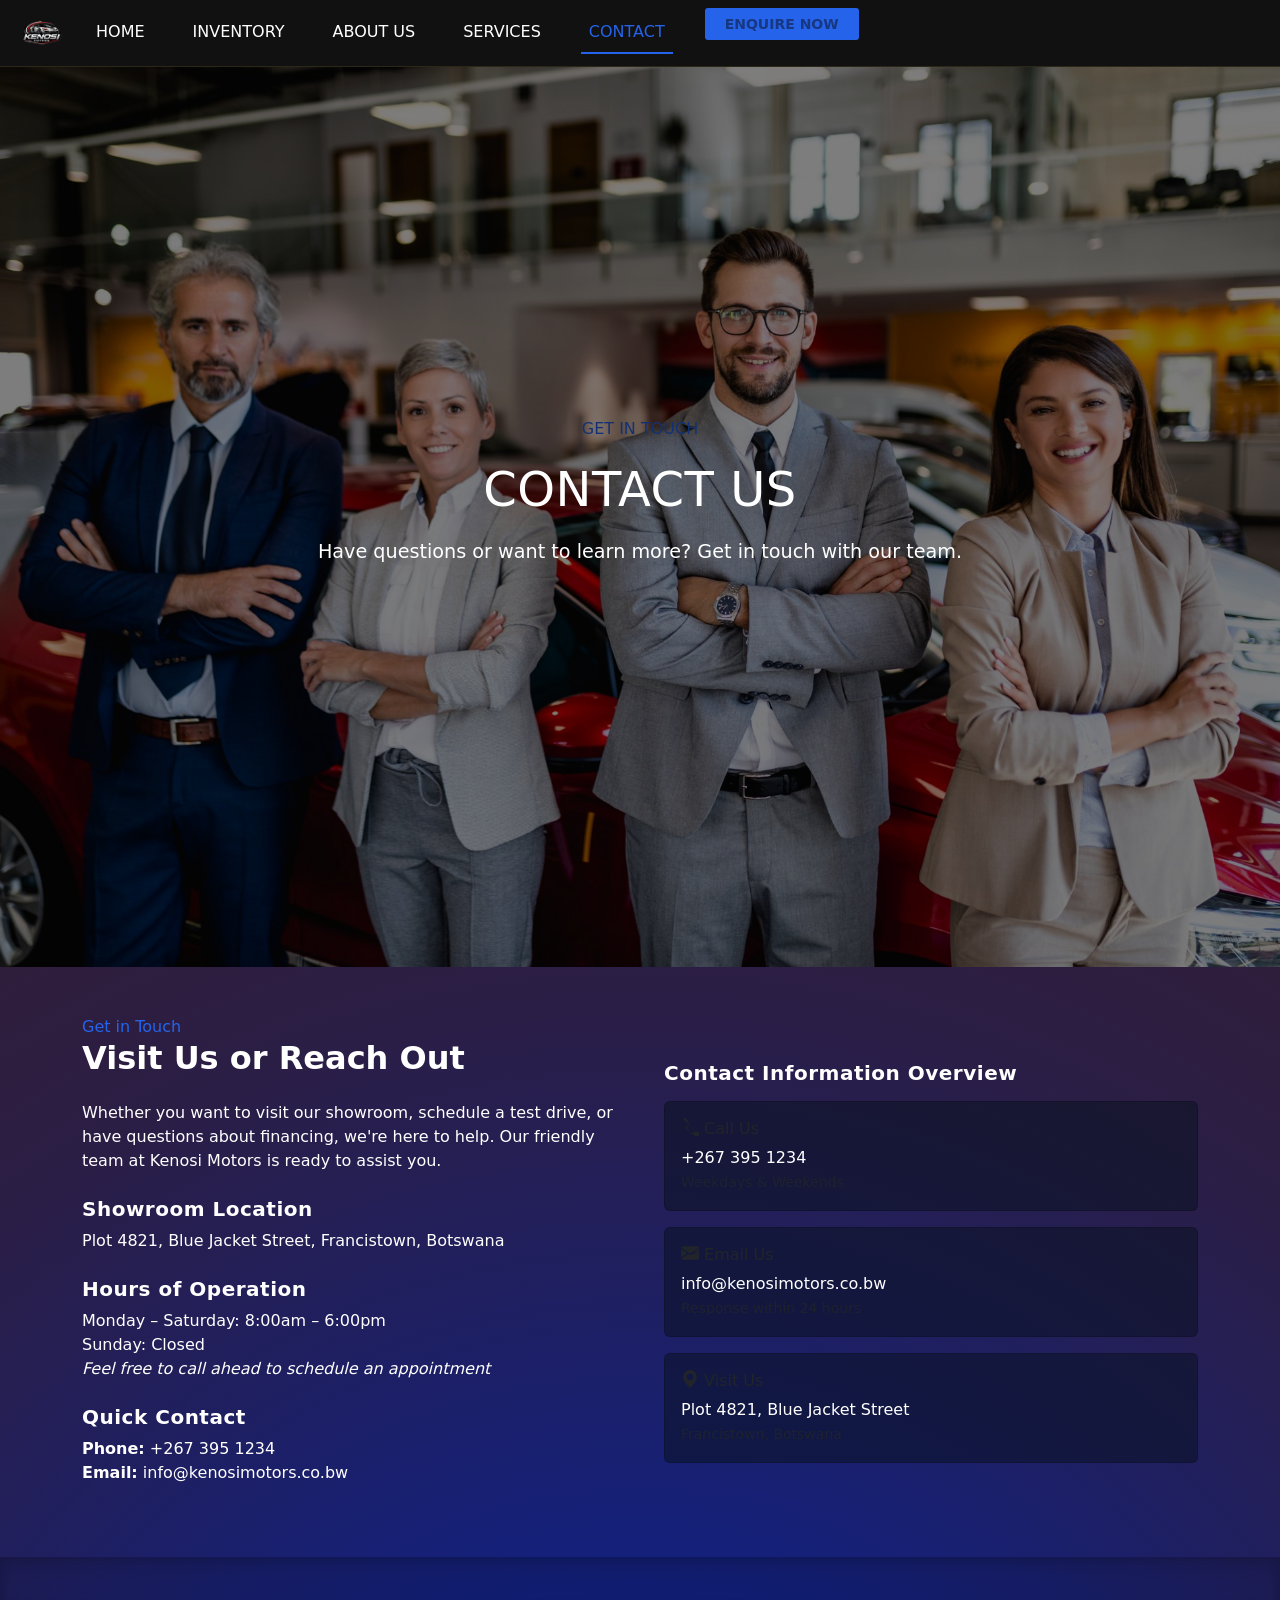
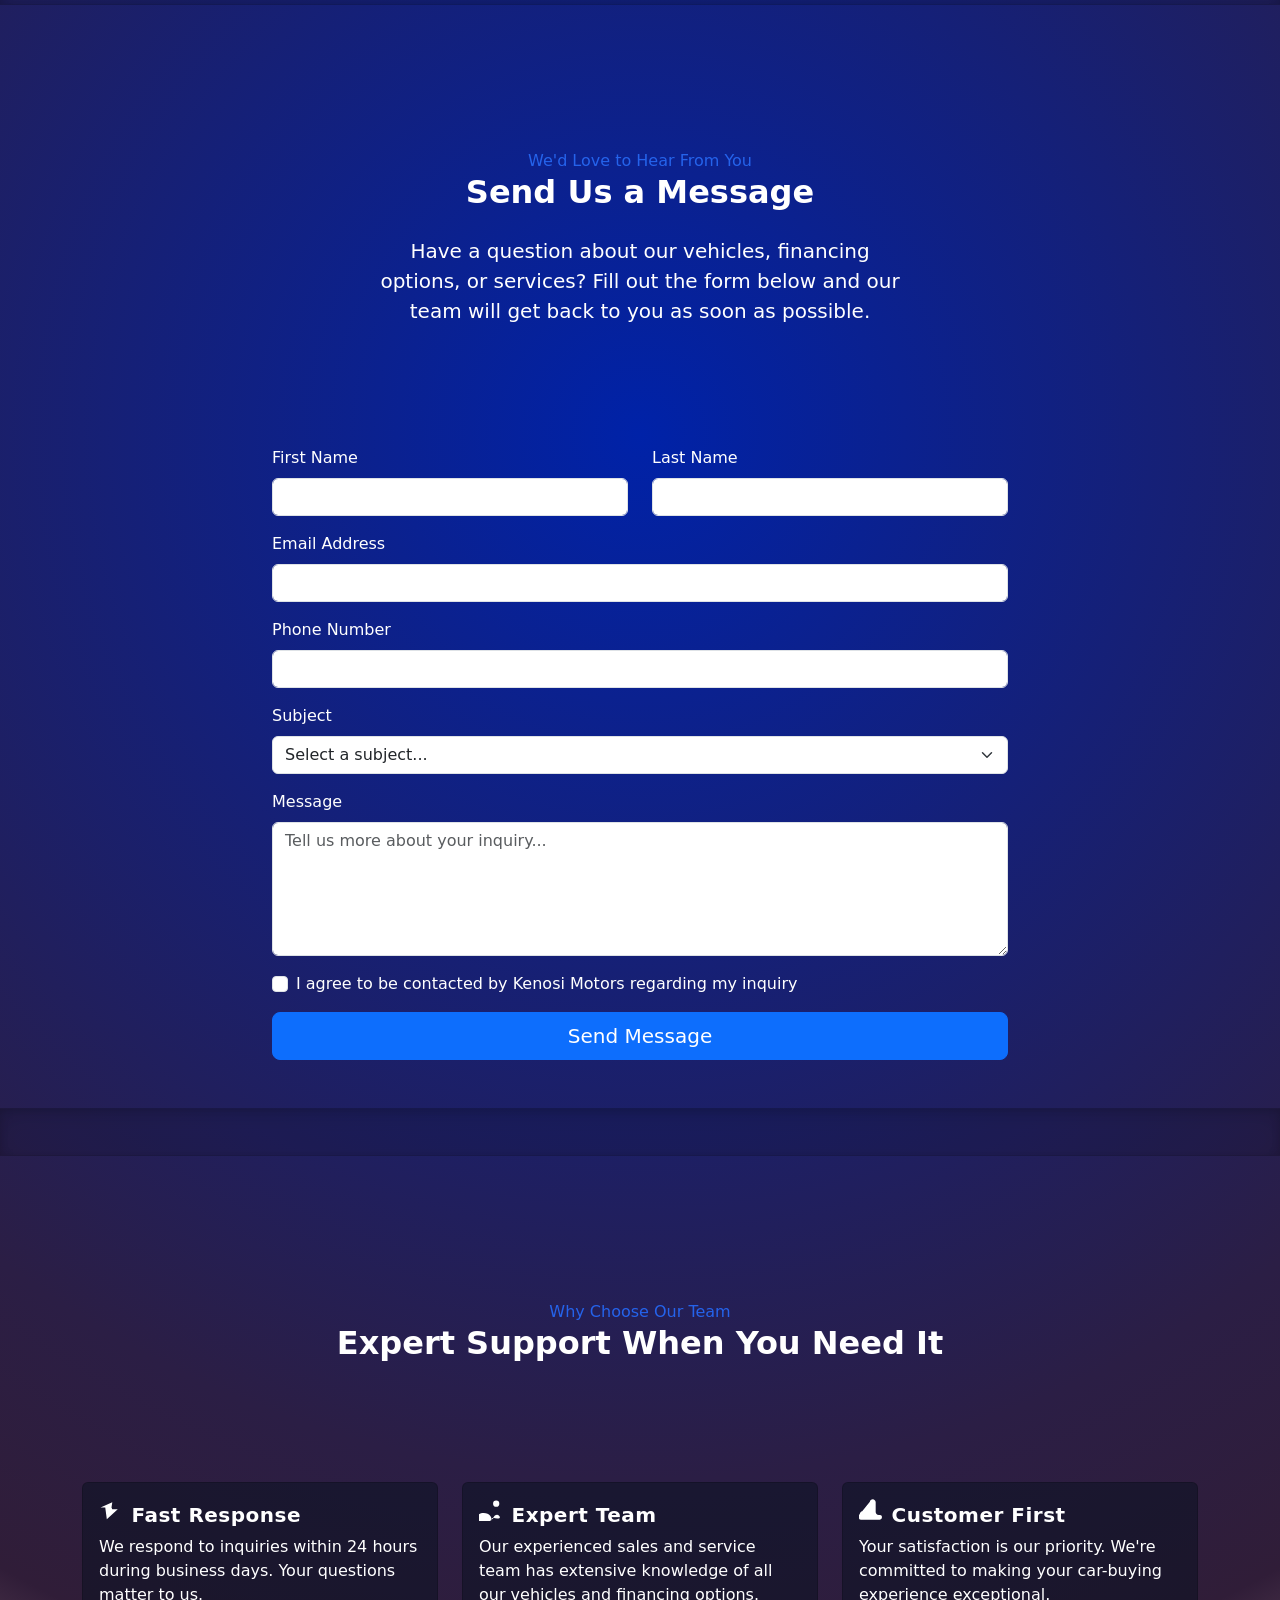
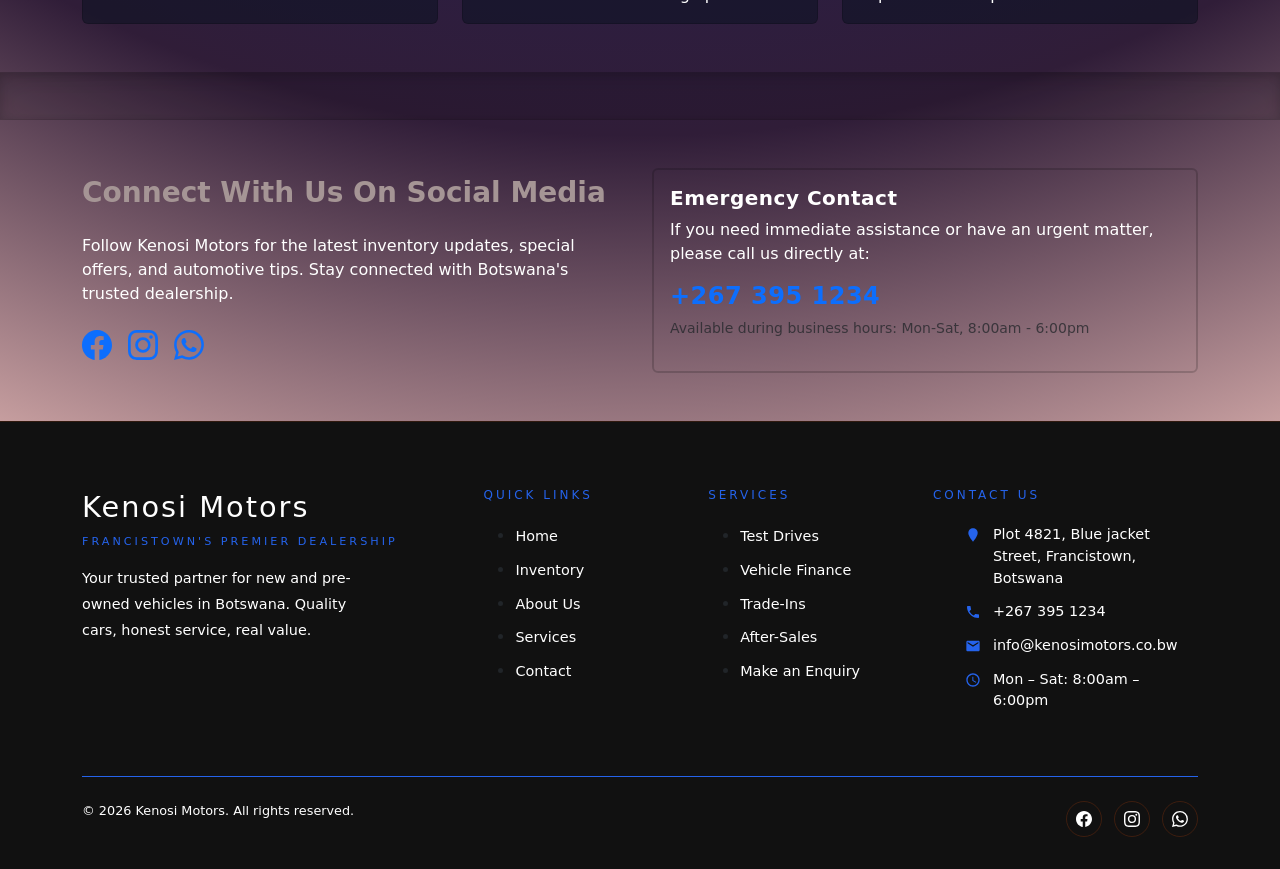
<file: Contact.html>
<!doctype html>
<html lang="en">
  <head>
    <meta charset="utf-8">
    <meta name="viewport" content="width=device-width, initial-scale=1">
    <link rel="shortcut icon" href="Images/Logo.png" type="image/x-icon">
    <link rel="stylesheet" href="CSS/style.css">
    <title>Kenosi Motors | Contact</title>
    <link href="https://cdn.jsdelivr.net/npm/bootstrap@5.2.3/dist/css/bootstrap.min.css" rel="stylesheet" integrity="sha384-rbsA2VBKQhggwzxH7pPCaAqO46MgnOM80zW1RWuH61DGLwZJEdK2Kadq2F9CUG65" crossorigin="anonymous">
    <style>
      .hero {
        color: #fff;
        text-align: center;
        padding: 4rem 1rem;
        background: url('Images/contact.jpeg');
        background-size: cover;
        background-position: center;
      }
      .hero::before {
        content: "";
        position: absolute;
        top: 0;
        left: 0;
        width: 100%;
        height: 100%;
        background-color: rgba(0, 0, 0, 0.5);
        z-index: 1;
      }
      .hero-content {
        max-width: 100%;
        margin: 0 auto;
      }
      h2{
        color:#fff;
      }
      label{
        color:#fff;
      }
    </style>
  </head>
  <body>
    <nav class="navbar navbar-expand-lg">
      <div class="container-fluid">
        <a class="navbar-brand" href="index.html">
          <img src="Images/Logo.png" alt="Kenosi Motors" height="40">
        </a>
        <button class="navbar-toggler" type="button" data-bs-toggle="collapse" data-bs-target="#navbarTogglerDemo02" aria-controls="navbarTogglerDemo02" aria-expanded="false" aria-label="Toggle navigation">
          <span class="navbar-toggler-icon"></span>
        </button>
        <div class="collapse navbar-collapse" id="navbarTogglerDemo02">
          <ul class="navbar-nav me-auto mb-2 mb-lg-0">
            <li class="nav-item">
              <a class="nav-link" href="index.html">Home</a>
            </li>
            <li class="nav-item">
              <a class="nav-link" href="inventory.html">Inventory</a>
            </li>
              <li class="nav-item">
                <a class="nav-link" href="AboutUs.html">About Us</a>
            </li>
            <li class="nav-item">
              <a class="nav-link" href="services.html">Services</a>
            </li>
            <li class="nav-item">
              <a class="nav-link active" aria-current="page"  href="Contact.html">Contact</a>
            </li>
            <li class="nav-item">
              <a class="nav-cta" href="feedback.html" >Enquire Now</a>
            </li>
          </ul>
        </div>
      </div>
    </nav>

<!--Hero Section-->
<section class="hero py-2">
  <div class="container">
    <span class="eyebrow">GET IN TOUCH</span>
    <div class="hero-content">
      <h1>Contact Us</h1>
      <p>Have questions or want to learn more? Get in touch with our team.</p>
    </div>
  </div>
</section>

    <!--Content-->

    <!-- Contact Information Section -->
    <div class="container py-5">
      <div class="row row-cols-1 row-cols-md-2 g-5 align-items-center">
        <div>
          <span class="eyebrow">Get in Touch</span>
          <h2 class="fw-bold mb-4">Visit Us or Reach Out</h2>
          <p class="mb-4">Whether you want to visit our showroom, schedule a test drive, or have questions about financing, we're here to help. Our friendly team at Kenosi Motors is ready to assist you.</p>

          <div class="mb-4">
            <h5 class="fw-bold mb-2">Showroom Location</h5>
            <p>Plot 4821, Blue Jacket Street, Francistown, Botswana</p>
          </div>

          <div class="mb-4">
            <h5 class="fw-bold mb-2">Hours of Operation</h5>
            <p>Monday – Saturday: 8:00am – 6:00pm<br>Sunday: Closed<br><em>Feel free to call ahead to schedule an appointment</em></p>
          </div>

          <div class="mb-4">
            <h5 class="fw-bold mb-2">Quick Contact</h5>
            <p><strong>Phone:</strong> +267 395 1234<br><strong>Email:</strong> info@kenosimotors.co.bw</p>
          </div>
        </div>

        <div>
          <h5 class="fw-bold mb-3">Contact Information Overview</h5>
          <div class="card mb-3">
            <div class="card-body">
              <h6 class="card-title">
                <svg xmlns="http://www.w3.org/2000/svg" width="18" height="18" fill="currentColor" class="bi bi-telephone-fill" viewBox="0 0 16 16">
                  <path fill-rule="evenodd" d="M1.885.511a1.745 1.745 0 0 1 2.61.163l2.51 4.153a1.745 1.745 0 0 1-.97 2.693l-.64.213a6.55 6.55 0 0 0 1.946 3.948 6.55 6.55 0 0 0 3.948 1.946l.213-.64a1.745 1.745 0 0 1 2.693-.97l4.153 2.51c.686.72.083 1.847-.957 1.857H13.6a1.745 1.745 0 0 1-1.736-1.632C10.217 15.029 7.971 12.783 5.633 10.236a12.02 12.02 0 0 1-.556-.557 1.745 1.745 0 0 1 .002-2.466l.237-.237a1.745 1.745 0 0 1 2.468.002c.552.52 1.064 1.04 1.845 1.982.782.943 1.462 1.456 1.982 1.846.937.781 1.462 1.293 1.845 1.982.52.552 1.04 1.064 1.982 1.845.943.782 1.456 1.462 1.846 1.982.781.937 1.293 1.462 1.982 1.845.552.52 1.064 1.04 1.845 1.982.943.782 1.462 1.456 1.982 1.846m8.5-6.187l2.348 1.423c.537.326.74 1.01.405 1.547-.334.537-1.019.74-1.556.405l-2.348-1.423c-.537-.326-.74-1.01-.405-1.547.334-.537 1.019-.74 1.556-.405Z"/>
                </svg>
                Call Us
              </h6>
              <p class="card-text">+267 395 1234<br><small class="text-muted">Weekdays & Weekends</small></p>
            </div>
          </div>

          <div class="card mb-3">
            <div class="card-body">
              <h6 class="card-title">
                <svg xmlns="http://www.w3.org/2000/svg" width="18" height="18" fill="currentColor" class="bi bi-envelope-fill" viewBox="0 0 16 16">
                  <path d="M.05 3.555A2 2 0 0 1 2 2h12a2 2 0 0 1 1.95 1.555L8 8.414.05 3.555ZM0 4.697v7.104l5.803-3.558L0 4.697ZM6.761 8.83l-6.57 4.026A2 2 0 0 0 2 14h12a2 2 0 0 0 1.808-1.144l-6.57-4.026L8 9.586l-1.239-.756Zm9.436-1.976L9.197 9.861l6.57 4.026A2 2 0 0 0 16 12.104V4.697l-5.803 3.554Z"/>
                </svg>
                Email Us
              </h6>
              <p class="card-text">info@kenosimotors.co.bw<br><small class="text-muted">Response within 24 hours</small></p>
            </div>
          </div>

          <div class="card">
            <div class="card-body">
              <h6 class="card-title">
                <svg xmlns="http://www.w3.org/2000/svg" width="18" height="18" fill="currentColor" class="bi bi-geo-alt-fill" viewBox="0 0 16 16">
                  <path d="M8 16s6-5.686 6-10A6 6 0 0 0 2 6c0 4.314 6 10 6 10zm0-7a3 3 0 1 1 0-6 3 3 0 0 1 0 6z"/>
                </svg>
                Visit Us
              </h6>
              <p class="card-text">Plot 4821, Blue Jacket Street<br><small class="text-muted">Francistown, Botswana</small></p>
            </div>
          </div>
        </div>
      </div>
    </div>

    <div class="b-example-divider"></div>

    <!-- Contact Form Section -->
    <div class="container py-5">
      <div class="px-4 py-5 my-5 text-center">
        <span class="eyebrow">We'd Love to Hear From You</span>
        <h2 class="fw-bold mb-4">Send Us a Message</h2>
        <p class="lead mb-4 col-lg-6 mx-auto">Have a question about our vehicles, financing options, or services? Fill out the form below and our team will get back to you as soon as possible.</p>
      </div>

      <div class="row justify-content-center">
        <div class="col-lg-8">
          <!-- Success message placeholder -->
          <div id="formSuccessMsg" class="alert alert-success d-none" role="alert">
            Your message has been sent successfully!
          </div>
          <form class="needs-validation" novalidate>
            <div class="row mb-3">
              <div class="col-md-6">
                <label for="firstName" class="form-label">First Name</label>
                <input type="text" class="form-control" id="firstName" required>
              </div>
              <div class="col-md-6">
                <label for="lastName" class="form-label">Last Name</label>
                <input type="text" class="form-control" id="lastName" required>
              </div>
            </div>

            <div class="mb-3">
              <label for="email" class="form-label">Email Address</label>
              <input type="email" class="form-control" id="email" required>
            </div>

            <div class="mb-3">
              <label for="phone" class="form-label">Phone Number</label>
              <input type="tel" class="form-control" id="phone">
            </div>

            <div class="mb-3">
              <label for="subject" class="form-label">Subject</label>
              <select class="form-select" id="subject" required>
                <option selected disabled>Select a subject...</option>
                <option value="test-drive">Book a Test Drive</option>
                <option value="financing">Financing Inquiry</option>
                <option value="trade-in">Trade-In Valuation</option>
                <option value="vehicle-info">Vehicle Information</option>
                <option value="other">Other Inquiry</option>
              </select>
            </div>

            <div class="mb-3">
              <label for="message" class="form-label">Message</label>
              <textarea class="form-control" id="message" rows="5" placeholder="Tell us more about your inquiry..." required></textarea>
            </div>

            <div class="mb-3 form-check">
              <input type="checkbox" class="form-check-input" id="terms" required>
              <label class="form-check-label" for="terms">
                I agree to be contacted by Kenosi Motors regarding my inquiry
              </label>
              <div class="invalid-feedback">
                You must agree before submitting.
              </div>
            </div>

            <div class="d-grid gap-2">
              <button type="submit" class="btn btn-primary btn-lg">Send Message</button>
            </div>
          </form>
        </div>
      </div>
    </div>

    <div class="b-example-divider"></div>

    <!-- Why Contact Us Section -->
    <div class="container py-5">
      <div class="px-4 py-5 my-5 text-center">
        <span class="eyebrow">Why Choose Our Team</span>
        <h2 class="fw-bold mb-4">Expert Support When You Need It</h2>
      </div>

      <div class="row row-cols-1 row-cols-md-3 g-4">
        <div class="col">
          <div class="card h-100">
            <div class="card-body">
              <h5 class="card-title">
                <svg xmlns="http://www.w3.org/2000/svg" width="25" height="25" fill="currentColor" class="bi bi-lightning-fill" viewBox="0 0 16 16">
                  <path d="m8 5.5.5-3.5L1 5.5h3L5 13l7-6.5H8.5z"/>
                </svg>
                Fast Response
              </h5>
              <p class="card-text">We respond to inquiries within 24 hours during business days. Your questions matter to us.</p>
            </div>
          </div>
        </div>

        <div class="col">
          <div class="card h-100">
            <div class="card-body">
              <h5 class="card-title">
                <svg xmlns="http://www.w3.org/2000/svg" width="25" height="25" fill="currentColor" class="bi bi-people-fill" viewBox="0 0 16 16">
                  <path d="M7 14s1 0 1-1-1-4-5-4-5 3-5 4 1 1 1 1h8zm4-9a2 2 0 1 1 0-4 2 2 0 0 1 0 4Zm-2.995 7.679A2 2 0 0 1 9 13c0-1 .895-3 2.5-3 1 0 1.89.895 1.89 1.89.001.104-.147.294-.39.376-.409.145-.768.147-1.265.147-.902 0-1.763-.147-2.734-.37z"/>
                </svg>
                Expert Team
              </h5>
              <p class="card-text">Our experienced sales and service team has extensive knowledge of all our vehicles and financing options.</p>
            </div>
          </div>
        </div>

        <div class="col">
          <div class="card h-100">
            <div class="card-body">
              <h5 class="card-title">
                <svg xmlns="http://www.w3.org/2000/svg" width="25" height="25" fill="currentColor" class="bi bi-hand-thumbs-up-fill" viewBox="0 0 16 16">
                  <path d="M6.956 1.745C7.021.81 7.908.087 8.831.087c.882 0 1.846.847 1.846 1.948v6.323c0 .896.672 1.888 2.018 1.888h.784c.668 0 1.219.557 1.219 1.225v.285a1.45 1.45 0 0 1-1.45 1.45H1.35a1.45 1.45 0 0 1-1.45-1.45v-.285C-.5 10.751 0 10.25.5 9.545.5 9.214 1.02 8.5 1.02 8.5c.26-.26.645-.51 1.029-.595.hsb.047-.05.073-.086.073-.124 0-.31-.24-.564-.564-.564.41-.309.782-.708 1.031-1.22.707-1.619 2.75-4.405 2.882-4.884.03-.11.118-.7.118-.04l-.003-.1.118-.04c.31.42.744.645 1.198.645.563 0 1.077-.27 1.186-.667.12-.426.006-.714-.314-1.08-.619-.745-1.45-1.159-2.063-1.236z"/>
                </svg>
                Customer First
              </h5>
              <p class="card-text">Your satisfaction is our priority. We're committed to making your car-buying experience exceptional.</p>
            </div>
          </div>
        </div>
      </div>
    </div>

    <div class="b-example-divider"></div>

    <!-- Social Media & Additional Info -->
    <div class="container py-5">
      <div class="row align-items-center">
        <div class="col-lg-6">
          <h3 class="fw-bold mb-4">Connect With Us On Social Media</h3>
          <p class="mb-4">Follow Kenosi Motors for the latest inventory updates, special offers, and automotive tips. Stay connected with Botswana's trusted dealership.</p>
          <div class="d-flex gap-3">
            <a href="#" title="Facebook">
              <svg xmlns="http://www.w3.org/2000/svg" width="30" height="30" fill="currentColor" class="bi bi-facebook" viewBox="0 0 16 16"><path d="M16 8.049c0-4.446-3.582-8.05-8-8.05C3.58 0-.002 3.603-.002 8.05c0 4.017 2.926 7.347 6.75 7.951v-5.625h-2.03V8.05H6.75V6.275c0-2.017 1.195-3.131 3.022-3.131.876 0 1.791.157 1.791.157v1.98h-1.009c-.993 0-1.303.621-1.303 1.258v1.51h2.218l-.354 2.326H9.25V16c3.824-.604 6.75-3.934 6.75-7.951"/>
              </svg>
            </a>
            <a href="#" title="Instagram">
              <svg xmlns="http://www.w3.org/2000/svg" width="30" height="30" fill="currentColor" class="bi bi-instagram" viewBox="0 0 16 16">
                <path d="M8 0C5.829 0 5.556.01 4.703.048 3.85.088 3.269.222 2.76.42a3.9 3.9 0 0 0-1.417.923A3.9 3.9 0 0 0 .42 2.76C.222 3.268.087 3.85.048 4.7.01 5.555 0 5.827 0 8.001c0 2.172.01 2.444.048 3.297.04.852.174 1.433.372 1.942.205.526.478.972.923 1.417.444.445.89.719 1.416.923.51.198 1.09.333 1.942.372C5.555 15.99 5.827 16 8 16s2.444-.01 3.298-.048c.851-.04 1.434-.174 1.943-.372a3.9 3.9 0 0 0 1.416-.923c.445-.445.718-.891.923-1.417.197-.509.332-1.09.372-1.942C15.99 10.445 16 10.173 16 8s-.01-2.445-.048-3.299c-.04-.851-.175-1.433-.372-1.941a3.9 3.9 0 0 0-.923-1.417A3.9 3.9 0 0 0 13.24.42c-.51-.198-1.092-.333-1.943-.372C10.443.01 10.172 0 7.998 0zm-.717 1.442h.718c2.136 0 2.389.007 3.232.046.78.035 1.204.166 1.486.275.373.145.64.319.92.599s.453.546.598.92c.11.281.24.705.275 1.485.039.843.047 1.096.047 3.231s-.008 2.389-.047 3.232c-.035.78-.166 1.203-.275 1.485a2.5 2.5 0 0 1-.599.919c-.28.28-.546.453-.92.598-.28.11-.704.24-1.485.276-.843.038-1.096.047-3.232.047s-2.39-.009-3.233-.047c-.78-.036-1.203-.166-1.485-.276a2.5 2.5 0 0 1-.92-.598 2.5 2.5 0 0 1-.6-.92c-.109-.281-.24-.705-.275-1.485-.038-.843-.046-1.096-.046-3.233s.008-2.388.046-3.231c.036-.78.166-1.204.276-1.486.145-.373.319-.64.599-.92s.546-.453.92-.598c.282-.11.705-.24 1.485-.276.738-.034 1.024-.044 2.515-.045zm4.988 1.328a.96.96 0 1 0 0 1.92.96.96 0 0 0 0-1.92m-4.27 1.122a4.109 4.109 0 1 0 0 8.217 4.109 4.109 0 0 0 0-8.217m0 1.441a2.667 2.667 0 1 1 0 5.334 2.667 2.667 0 0 1 0-5.334"/>
              </svg></a>
            <a href="#" title="WhatsApp">
              <svg xmlns="http://www.w3.org/2000/svg" width="30" height="30" fill="currentColor" class="bi bi-whatsapp" viewBox="0 0 16 16">
                <path d="M13.601 2.326A7.85 7.85 0 0 0 7.994 0C3.627 0 .068 3.558.064 7.926c0 1.399.366 2.76 1.057 3.965L0 16l4.204-1.102a7.9 7.9 0 0 0 3.79.965h.004c4.368 0 7.926-3.558 7.93-7.93A7.9 7.9 0 0 0 13.6 2.326zM7.994 14.521a6.6 6.6 0 0 1-3.356-.92l-.24-.144-2.494.654.666-2.433-.156-.251a6.56 6.56 0 0 1-1.007-3.505c0-3.626 2.957-6.584 6.591-6.584a6.56 6.56 0 0 1 4.66 1.931 6.56 6.56 0 0 1 1.928 4.66c-.004 3.639-2.961 6.592-6.592 6.592m3.615-4.934c-.197-.099-1.17-.578-1.353-.646-.182-.065-.315-.099-.445.099-.133.197-.513.646-.627.775-.114.133-.232.148-.43.05-.197-.1-.836-.308-1.592-.985-.59-.525-.985-1.175-1.103-1.372-.114-.198-.011-.304.088-.403.087-.088.197-.232.296-.346.1-.114.133-.198.198-.33.065-.134.034-.248-.015-.347-.05-.099-.445-1.076-.612-1.47-.16-.389-.323-.335-.445-.34-.114-.007-.247-.007-.38-.007a.73.73 0 0 0-.529.247c-.182.198-.691.677-.691 1.654s.71 1.916.81 2.049c.098.133 1.394 2.132 3.383 2.992.47.205.84.326 1.129.418.475.152.904.129 1.246.08.38-.058 1.171-.48 1.338-.943.164-.464.164-.86.114-.943-.049-.084-.182-.133-.38-.232"/>
              </svg></a>
          </div>
        </div>
        <div class="col-lg-6">
          <div class="card bg-transparent border-2">
            <div class="card-body">
              <h5 class="card-title fw-bold">Emergency Contact</h5>
              <p class="card-text mb-3">If you need immediate assistance or have an urgent matter, please call us directly at:</p>
              <h4 class="text-primary fw-bold">+267 395 1234</h4>
              <p class="text-muted small mt-2">Available during business hours: Mon-Sat, 8:00am - 6:00pm</p>
            </div>
          </div>
        </div>
      </div>
    </div>

<footer class="footer">
  <div class="container">
    <div class="footer-grid">
      <div class="footer-brand">
        <div class="name">Kenosi Motors</div>
        <div class="tagline">Francistown's Premier Dealership</div>
        <p>Your trusted partner for new and pre-owned vehicles in Botswana. Quality cars, honest service, real value.</p>
      </div>
      <div>
        <div class="footer-heading">Quick Links</div>
        <ul class="footer-links">
          <li><a href="index.html">Home</a></li>
          <li><a href="inventory.html">Inventory</a></li>
          <li><a href="Aboutus.html">About Us</a></li>
          <li><a href="services.html">Services</a></li>
          <li><a href="Contact.html">Contact</a></li>
        </ul>
      </div>
      <div>
        <div class="footer-heading">Services</div>
        <ul class="footer-links">
          <li><a href="services.html">Test Drives</a></li>
          <li><a href="services.html">Vehicle Finance</a></li>
          <li><a href="services.html">Trade-Ins</a></li>
          <li><a href="services.html">After-Sales</a></li>
          <li><a href="feedback.html">Make an Enquiry</a></li>
        </ul>
      </div>
      <div>
        <div class="footer-heading">Contact Us</div>
        <ul class="footer-contact">
          <li>
            <svg class="icon" viewBox="0 0 24 24" fill="currentColor"><path d="M12 2C8.13 2 5 5.13 5 9c0 5.25 7 13 7 13s7-7.75 7-13c0-3.87-3.13-7-7-7z"/></svg>
            Plot 4821, Blue jacket Street, Francistown, Botswana
          </li>
          <li>
            <svg class="icon" viewBox="0 0 24 24" fill="currentColor"><path d="M6.62 10.79c1.44 2.83 3.76 5.14 6.59 6.59l2.2-2.2c.27-.27.67-.36 1.02-.24 1.12.37 2.33.57 3.57.57.55 0 1 .45 1 1V20c0 .55-.45 1-1 1-9.39 0-17-7.61-17-17 0-.55.45-1 1-1h3.5c.55 0 1 .45 1 1 0 1.25.2 2.45.57 3.57.11.35.03.74-.25 1.02l-2.2 2.2z"/></svg>
            +267 395 1234
          </li>
          <li>
            <svg class="icon" viewBox="0 0 24 24" fill="currentColor"><path d="M20 4H4c-1.1 0-1.99.9-1.99 2L2 18c0 1.1.9 2 2 2h16c1.1 0 2-.9 2-2V6c0-1.1-.9-2-2-2zm0 4l-8 5-8-5V6l8 5 8-5v2z"/></svg>
            info@kenosimotors.co.bw
          </li>
          <li>
            <svg class="icon" viewBox="0 0 24 24" fill="currentColor"><path d="M11.99 2C6.47 2 2 6.48 2 12s4.47 10 9.99 10C17.52 22 22 17.52 22 12S17.52 2 11.99 2zM12 20c-4.42 0-8-3.58-8-8s3.58-8 8-8 8 3.58 8 8-3.58 8-8 8zm.5-13H11v6l5.25 3.15.75-1.23-4.5-2.67V7z"/></svg>
            Mon – Sat: 8:00am – 6:00pm
          </li>
        </ul>
      </div>
    </div>
    <div class="footer-bottom">
      <p>© 2026 Kenosi Motors. All rights reserved.</p>
      <div class="social-links">
        <a href="#" aria-label="Facebook">
          <svg xmlns="http://www.w3.org/2000/svg" width="16" height="16" fill="currentColor" class="bi bi-facebook" viewBox="0 0 16 16">
            <path d="M16 8.049c0-4.446-3.582-8.05-8-8.05C3.58 0-.002 3.603-.002 8.05c0 4.017 2.926 7.347 6.75 7.951v-5.625h-2.03V8.05H6.75V6.275c0-2.017 1.195-3.131 3.022-3.131.876 0 1.791.157 1.791.157v1.98h-1.009c-.993 0-1.303.621-1.303 1.258v1.51h2.218l-.354 2.326H9.25V16c3.824-.604 6.75-3.934 6.75-7.951"/>
          </svg>
        </a>
        <a href="#" aria-label="Instagram">
          <svg xmlns="http://www.w3.org/2000/svg" width="16" height="16" fill="currentColor" class="bi bi-instagram" viewBox="0 0 16 16">
            <path d="M8 0C5.829 0 5.556.01 4.703.048 3.85.088 3.269.222 2.76.42a3.9 3.9 0 0 0-1.417.923A3.9 3.9 0 0 0 .42 2.76C.222 3.268.087 3.85.048 4.7.01 5.555 0 5.827 0 8.001c0 2.172.01 2.444.048 3.297.04.852.174 1.433.372 1.942.205.526.478.972.923 1.417.444.445.89.719 1.416.923.51.198 1.09.333 1.942.372C5.555 15.99 5.827 16 8 16s2.444-.01 3.298-.048c.851-.04 1.434-.174 1.943-.372a3.9 3.9 0 0 0 1.416-.923c.445-.445.718-.891.923-1.417.197-.509.332-1.09.372-1.942C15.99 10.445 16 10.173 16 8s-.01-2.445-.048-3.299c-.04-.851-.175-1.433-.372-1.941a3.9 3.9 0 0 0-.923-1.417A3.9 3.9 0 0 0 13.24.42c-.51-.198-1.092-.333-1.943-.372C10.443.01 10.172 0 7.998 0zm-.717 1.442h.718c2.136 0 2.389.007 3.232.046.78.035 1.204.166 1.486.275.373.145.64.319.92.599s.453.546.598.92c.11.281.24.705.275 1.485.039.843.047 1.096.047 3.231s-.008 2.389-.047 3.232c-.035.78-.166 1.203-.275 1.485a2.5 2.5 0 0 1-.599.919c-.28.28-.546.453-.92.598-.28.11-.704.24-1.485.276-.843.038-1.096.047-3.232.047s-2.39-.009-3.233-.047c-.78-.036-1.203-.166-1.485-.276a2.5 2.5 0 0 1-.92-.598 2.5 2.5 0 0 1-.6-.92c-.109-.281-.24-.705-.275-1.485-.038-.843-.046-1.096-.046-3.233s.008-2.388.046-3.231c.036-.78.166-1.204.276-1.486.145-.373.319-.64.599-.92s.546-.453.92-.598c.282-.11.705-.24 1.485-.276.738-.034 1.024-.044 2.515-.045zm4.988 1.328a.96.96 0 1 0 0 1.92.96.96 0 0 0 0-1.92m-4.27 1.122a4.109 4.109 0 1 0 0 8.217 4.109 4.109 0 0 0 0-8.217m0 1.441a2.667 2.667 0 1 1 0 5.334 2.667 2.667 0 0 1 0-5.334"/>
          </svg></a>
        <a href="#" aria-label="WhatsApp">
          <svg xmlns="http://www.w3.org/2000/svg" width="16" height="16" fill="currentColor" class="bi bi-whatsapp" viewBox="0 0 16 16">
            <path d="M13.601 2.326A7.85 7.85 0 0 0 7.994 0C3.627 0 .068 3.558.064 7.926c0 1.399.366 2.76 1.057 3.965L0 16l4.204-1.102a7.9 7.9 0 0 0 3.79.965h.004c4.368 0 7.926-3.558 7.93-7.93A7.9 7.9 0 0 0 13.6 2.326zM7.994 14.521a6.6 6.6 0 0 1-3.356-.92l-.24-.144-2.494.654.666-2.433-.156-.251a6.56 6.56 0 0 1-1.007-3.505c0-3.626 2.957-6.584 6.591-6.584a6.56 6.56 0 0 1 4.66 1.931 6.56 6.56 0 0 1 1.928 4.66c-.004 3.639-2.961 6.592-6.592 6.592m3.615-4.934c-.197-.099-1.17-.578-1.353-.646-.182-.065-.315-.099-.445.099-.133.197-.513.646-.627.775-.114.133-.232.148-.43.05-.197-.1-.836-.308-1.592-.985-.59-.525-.985-1.175-1.103-1.372-.114-.198-.011-.304.088-.403.087-.088.197-.232.296-.346.1-.114.133-.198.198-.33.065-.134.034-.248-.015-.347-.05-.099-.445-1.076-.612-1.47-.16-.389-.323-.335-.445-.34-.114-.007-.247-.007-.38-.007a.73.73 0 0 0-.529.247c-.182.198-.691.677-.691 1.654s.71 1.916.81 2.049c.098.133 1.394 2.132 3.383 2.992.47.205.84.326 1.129.418.475.152.904.129 1.246.08.38-.058 1.171-.48 1.338-.943.164-.464.164-.86.114-.943-.049-.084-.182-.133-.38-.232"/>
          </svg>
        </a>
      </div>
    </div>
  </div>
</footer>

    <script src="https://cdn.jsdelivr.net/npm/bootstrap@5.3.2/dist/js/bootstrap.bundle.min.js"></script>
  </body>
</html>
</file>
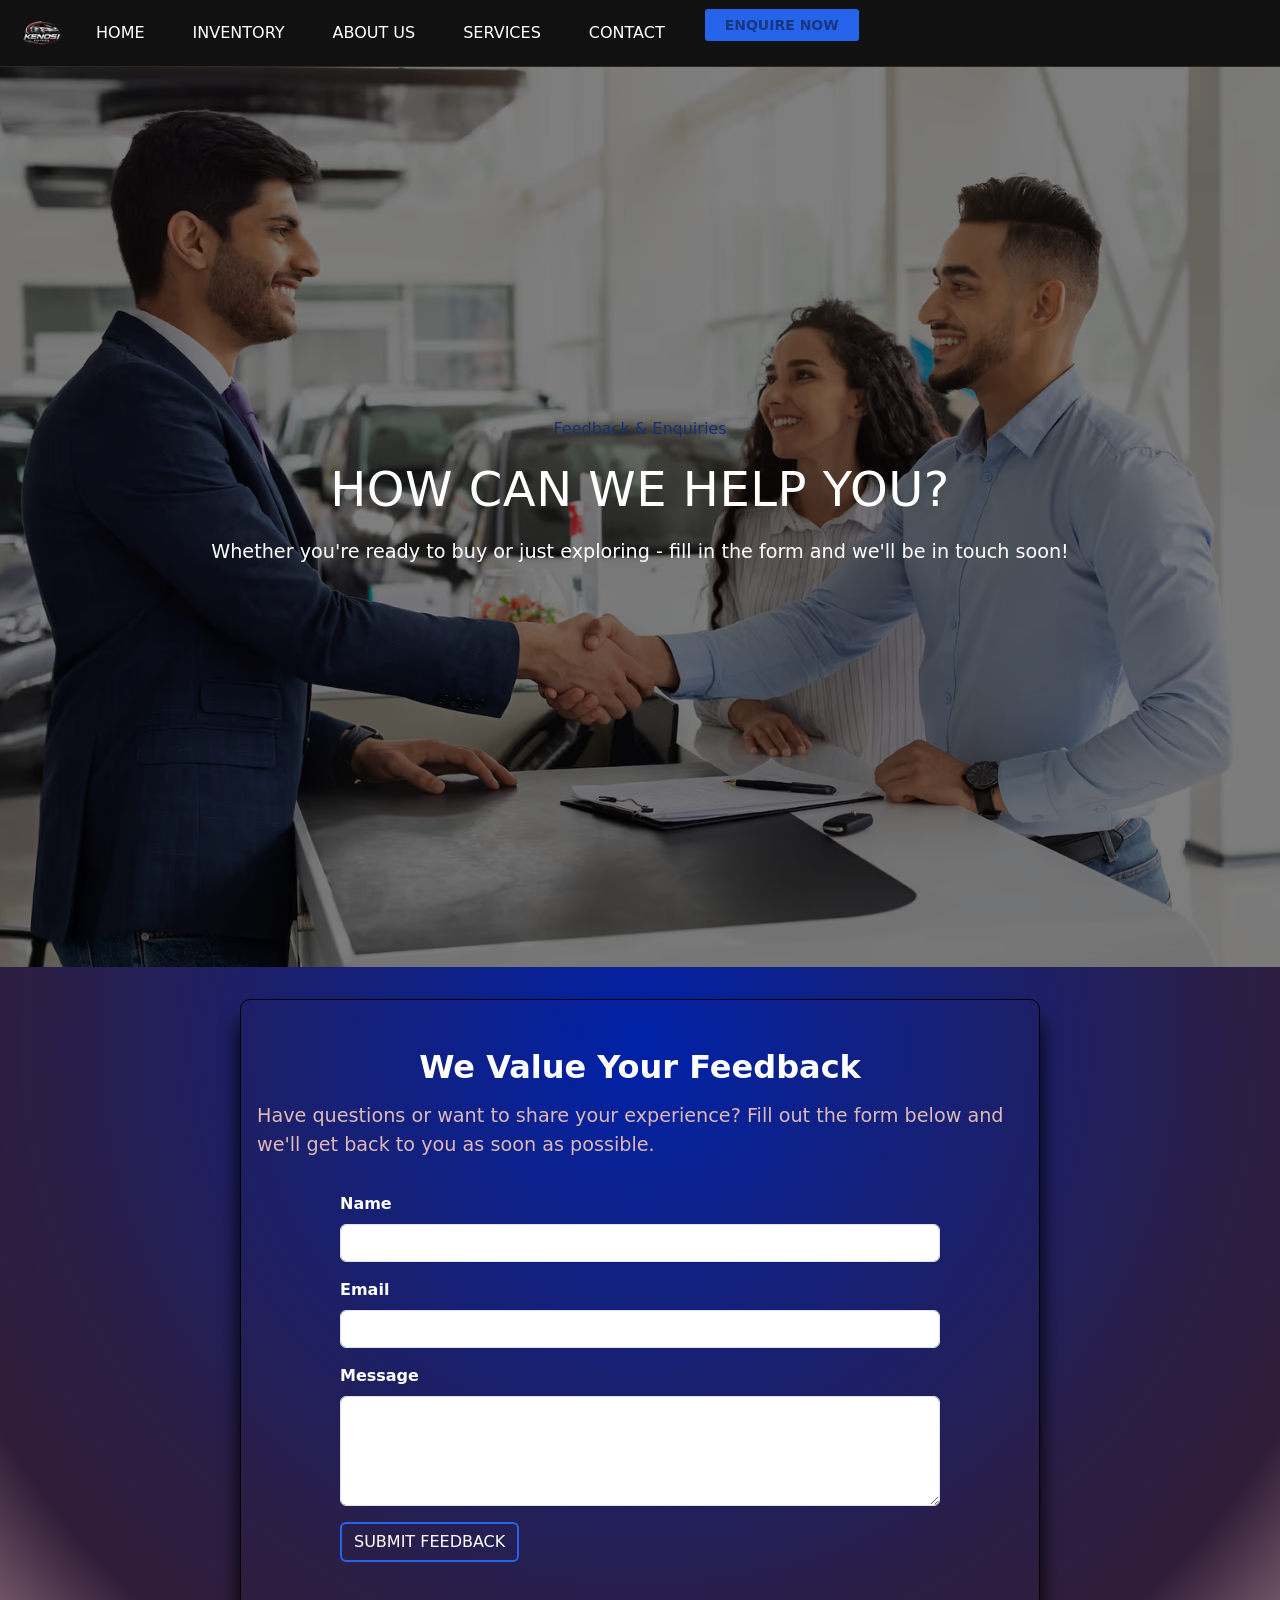
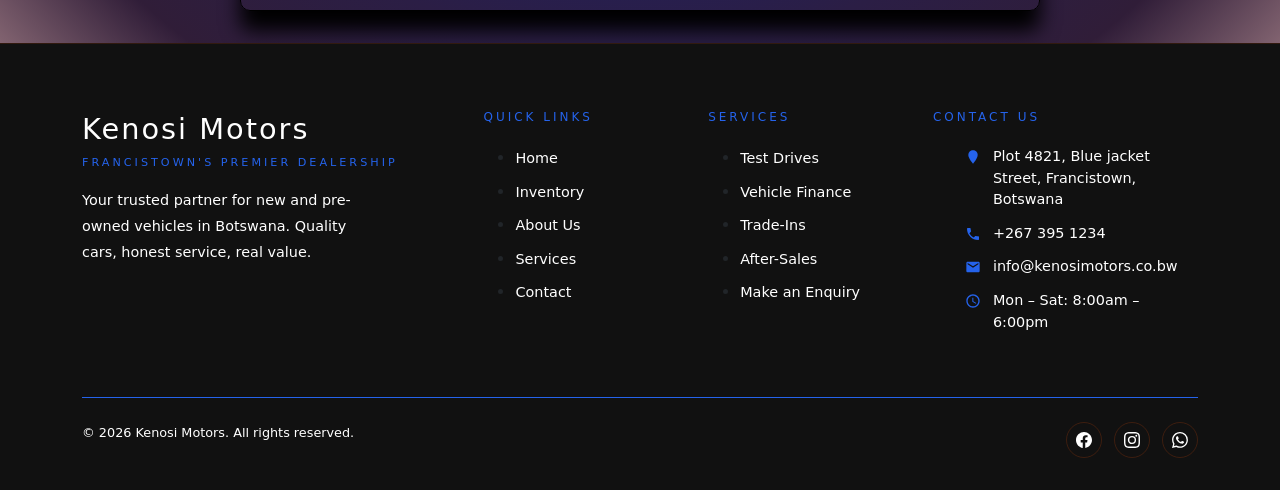
<file: feedback.html>
<!doctype html>
<html lang="en">
  <head>
    <meta charset="utf-8">
    <meta name="viewport" content="width=device-width, initial-scale=1">
    <link rel="shortcut icon" href="Images/Logo.png" type="image/x-icon">
    <link rel="stylesheet" href="CSS/style.css">
    <title>Kenosi Motors | Feedback</title>
    <link href="https://cdn.jsdelivr.net/npm/bootstrap@5.2.3/dist/css/bootstrap.min.css" rel="stylesheet" integrity="sha384-rbsA2VBKQhggwzxH7pPCaAqO46MgnOM80zW1RWuH61DGLwZJEdK2Kadq2F9CUG65" crossorigin="anonymous">
    <style>
      .hero {
        color: #fff;
        text-align: center;
        padding: 4rem 1rem;
        background: url('Images/banner.jpg');
        background-size: cover;
        background-position: center;
      }
      .hero::before {
        content: "";
        position: absolute;
        top: 0;
        left: 0;
        width: 100%;
        height: 100%;
        background-color: rgba(0, 0, 0, 0.5);
        z-index: 1;
      }
      .hero-content {
        max-width: 100%;
        margin: 0 auto;
      }
      .feedback-section {
        background-color: transparent;
        padding: 4rem 1rem;
        border: #000000 solid 1px;
        border-radius: 10px;
        max-width: 800px;
        margin: 2rem auto;
        box-shadow: 0 20px 20px rgb(0, 0, 0);
        }
      .section-title {
        font-size: 2rem;
        font-weight: bold;
        margin-bottom: 1rem;
        color: #ffffff;
        text-align: center;
      }
      .section-description {
        font-size: 1.2rem;
        margin-bottom: 2rem;
        color: #deb7b7;
      }
        .feedback-form {
          max-width: 600px;
          margin: 0 auto;
        }
        .feedback-form .form-label {
            font-weight: bold;
            color: #ffffff;
          }
    </style>
  </head>
  <body>
    <nav class="navbar navbar-expand-lg">
      <div class="container-fluid">
        <a class="navbar-brand" href="index.html">
          <img src="Images/Logo.png" alt="Kenosi Motors" height="40">
        </a>
        <button class="navbar-toggler" type="button" data-bs-toggle="collapse" data-bs-target="#navbarTogglerDemo02" aria-controls="navbarTogglerDemo02" aria-expanded="false" aria-label="Toggle navigation">
          <span class="navbar-toggler-icon"></span>
        </button>
        <div class="collapse navbar-collapse" id="navbarTogglerDemo02">
          <ul class="navbar-nav me-auto mb-2 mb-lg-0">
            <li class="nav-item">
              <a class="nav-link" href="index.html">Home</a>
            </li>
            <li class="nav-item">
              <a class="nav-link" href="inventory.html">Inventory</a>
            </li>
            <li class="nav-item">
              <a class="nav-link" href="AboutUs.html">About Us</a>
            </li>
            <li class="nav-item">
              <a class="nav-link" href="services.html">Services</a>
            </li>
            <li class="nav-item">
              <a class="nav-link" href="Contact.html">Contact</a>
            </li>
            <li class="nav-item">
              <a class="nav-cta" href="feedback.html" >Enquire Now</a>
            </li>
          </ul>
        </div>
      </div>
    </nav>

<!--Hero Section-->
<section class="hero py-2">
  <div class="container">
    <span class="eyebrow">Feedback & Enquiries</span>
    <div class="hero-content">
      <h1>How Can We Help You?</h1>
      <p>Whether you're ready to buy or just exploring - fill in the form and we'll be in touch soon!</p>
    </div>
  </div>
</section>
<section class="feedback-section py-5">
  <div class="feedback-container">
    <h2 class="section-title">We Value Your Feedback</h2> 
    <p class="section-description">Have questions or want to share your experience? Fill out the form below and we'll get back to you as soon as possible.</p>
    <form class="feedback-form" action="submit_feedback.php" method="POST">
      <div class="mb-3">
        <label for="name" class="form-label">Name</label>
        <input type="text" class="form-control" id="name" name="name" required>
      </div>
      <div class="mb-3">
        <label for="email" class="form-label">Email</label>
        <input type="email" class="form-control" id="email" name="email" required>
      </div>
      <div class="mb-3">
        <label for="message" class="form-label">Message</label>
        <textarea class="form-control" id="message" name="message" rows="4" required></textarea>
      </div>
      <button type="submit" class="btn btn-outline-primary">Submit Feedback</button>
    </form>
  </div>
</section>

    <!--Content-->
<footer class="footer">
  <div class="container">
    <div class="footer-grid">
      <div class="footer-brand">
        <div class="name">Kenosi Motors</div>
        <div class="tagline">Francistown's Premier Dealership</div>
        <p>Your trusted partner for new and pre-owned vehicles in Botswana. Quality cars, honest service, real value.</p>
      </div>
      <div>
        <div class="footer-heading">Quick Links</div>
        <ul class="footer-links">
          <li><a href="index.html">Home</a></li>
          <li><a href="inventory.html">Inventory</a></li>
          <li><a href="Aboutus.html">About Us</a></li>
          <li><a href="services.html">Services</a></li>
          <li><a href="Contact.html">Contact</a></li>
        </ul>
      </div>
      <div>
        <div class="footer-heading">Services</div>
        <ul class="footer-links">
          <li><a href="services.html">Test Drives</a></li>
          <li><a href="services.html">Vehicle Finance</a></li>
          <li><a href="services.html">Trade-Ins</a></li>
          <li><a href="services.html">After-Sales</a></li>
          <li><a href="feedback.html">Make an Enquiry</a></li>
        </ul>
      </div>
      <div>
        <div class="footer-heading">Contact Us</div>
        <ul class="footer-contact">
          <li>
            <svg class="icon" viewBox="0 0 24 24" fill="currentColor"><path d="M12 2C8.13 2 5 5.13 5 9c0 5.25 7 13 7 13s7-7.75 7-13c0-3.87-3.13-7-7-7z"/></svg>
            Plot 4821, Blue jacket Street, Francistown, Botswana
          </li>
          <li>
            <svg class="icon" viewBox="0 0 24 24" fill="currentColor"><path d="M6.62 10.79c1.44 2.83 3.76 5.14 6.59 6.59l2.2-2.2c.27-.27.67-.36 1.02-.24 1.12.37 2.33.57 3.57.57.55 0 1 .45 1 1V20c0 .55-.45 1-1 1-9.39 0-17-7.61-17-17 0-.55.45-1 1-1h3.5c.55 0 1 .45 1 1 0 1.25.2 2.45.57 3.57.11.35.03.74-.25 1.02l-2.2 2.2z"/></svg>
            +267 395 1234
          </li>
          <li>
            <svg class="icon" viewBox="0 0 24 24" fill="currentColor"><path d="M20 4H4c-1.1 0-1.99.9-1.99 2L2 18c0 1.1.9 2 2 2h16c1.1 0 2-.9 2-2V6c0-1.1-.9-2-2-2zm0 4l-8 5-8-5V6l8 5 8-5v2z"/></svg>
            info@kenosimotors.co.bw
          </li>
          <li>
            <svg class="icon" viewBox="0 0 24 24" fill="currentColor"><path d="M11.99 2C6.47 2 2 6.48 2 12s4.47 10 9.99 10C17.52 22 22 17.52 22 12S17.52 2 11.99 2zM12 20c-4.42 0-8-3.58-8-8s3.58-8 8-8 8 3.58 8 8-3.58 8-8 8zm.5-13H11v6l5.25 3.15.75-1.23-4.5-2.67V7z"/></svg>
            Mon – Sat: 8:00am – 6:00pm
          </li>
        </ul>
      </div>
    </div>
    <div class="footer-bottom">
      <p>© 2026 Kenosi Motors. All rights reserved.</p>
      <div class="social-links">
        <a href="#" aria-label="Facebook">
          <svg xmlns="http://www.w3.org/2000/svg" width="16" height="16" fill="currentColor" class="bi bi-facebook" viewBox="0 0 16 16">
            <path d="M16 8.049c0-4.446-3.582-8.05-8-8.05C3.58 0-.002 3.603-.002 8.05c0 4.017 2.926 7.347 6.75 7.951v-5.625h-2.03V8.05H6.75V6.275c0-2.017 1.195-3.131 3.022-3.131.876 0 1.791.157 1.791.157v1.98h-1.009c-.993 0-1.303.621-1.303 1.258v1.51h2.218l-.354 2.326H9.25V16c3.824-.604 6.75-3.934 6.75-7.951"/>
          </svg>
        </a>
        <a href="#" aria-label="Instagram">
          <svg xmlns="http://www.w3.org/2000/svg" width="16" height="16" fill="currentColor" class="bi bi-instagram" viewBox="0 0 16 16">
            <path d="M8 0C5.829 0 5.556.01 4.703.048 3.85.088 3.269.222 2.76.42a3.9 3.9 0 0 0-1.417.923A3.9 3.9 0 0 0 .42 2.76C.222 3.268.087 3.85.048 4.7.01 5.555 0 5.827 0 8.001c0 2.172.01 2.444.048 3.297.04.852.174 1.433.372 1.942.205.526.478.972.923 1.417.444.445.89.719 1.416.923.51.198 1.09.333 1.942.372C5.555 15.99 5.827 16 8 16s2.444-.01 3.298-.048c.851-.04 1.434-.174 1.943-.372a3.9 3.9 0 0 0 1.416-.923c.445-.445.718-.891.923-1.417.197-.509.332-1.09.372-1.942C15.99 10.445 16 10.173 16 8s-.01-2.445-.048-3.299c-.04-.851-.175-1.433-.372-1.941a3.9 3.9 0 0 0-.923-1.417A3.9 3.9 0 0 0 13.24.42c-.51-.198-1.092-.333-1.943-.372C10.443.01 10.172 0 7.998 0zm-.717 1.442h.718c2.136 0 2.389.007 3.232.046.78.035 1.204.166 1.486.275.373.145.64.319.92.599s.453.546.598.92c.11.281.24.705.275 1.485.039.843.047 1.096.047 3.231s-.008 2.389-.047 3.232c-.035.78-.166 1.203-.275 1.485a2.5 2.5 0 0 1-.599.919c-.28.28-.546.453-.92.598-.28.11-.704.24-1.485.276-.843.038-1.096.047-3.232.047s-2.39-.009-3.233-.047c-.78-.036-1.203-.166-1.485-.276a2.5 2.5 0 0 1-.92-.598 2.5 2.5 0 0 1-.6-.92c-.109-.281-.24-.705-.275-1.485-.038-.843-.046-1.096-.046-3.233s.008-2.388.046-3.231c.036-.78.166-1.204.276-1.486.145-.373.319-.64.599-.92s.546-.453.92-.598c.282-.11.705-.24 1.485-.276.738-.034 1.024-.044 2.515-.045zm4.988 1.328a.96.96 0 1 0 0 1.92.96.96 0 0 0 0-1.92m-4.27 1.122a4.109 4.109 0 1 0 0 8.217 4.109 4.109 0 0 0 0-8.217m0 1.441a2.667 2.667 0 1 1 0 5.334 2.667 2.667 0 0 1 0-5.334"/>
          </svg></a>
        <a href="#" aria-label="WhatsApp">
          <svg xmlns="http://www.w3.org/2000/svg" width="16" height="16" fill="currentColor" class="bi bi-whatsapp" viewBox="0 0 16 16">
            <path d="M13.601 2.326A7.85 7.85 0 0 0 7.994 0C3.627 0 .068 3.558.064 7.926c0 1.399.366 2.76 1.057 3.965L0 16l4.204-1.102a7.9 7.9 0 0 0 3.79.965h.004c4.368 0 7.926-3.558 7.93-7.93A7.9 7.9 0 0 0 13.6 2.326zM7.994 14.521a6.6 6.6 0 0 1-3.356-.92l-.24-.144-2.494.654.666-2.433-.156-.251a6.56 6.56 0 0 1-1.007-3.505c0-3.626 2.957-6.584 6.591-6.584a6.56 6.56 0 0 1 4.66 1.931 6.56 6.56 0 0 1 1.928 4.66c-.004 3.639-2.961 6.592-6.592 6.592m3.615-4.934c-.197-.099-1.17-.578-1.353-.646-.182-.065-.315-.099-.445.099-.133.197-.513.646-.627.775-.114.133-.232.148-.43.05-.197-.1-.836-.308-1.592-.985-.59-.525-.985-1.175-1.103-1.372-.114-.198-.011-.304.088-.403.087-.088.197-.232.296-.346.1-.114.133-.198.198-.33.065-.134.034-.248-.015-.347-.05-.099-.445-1.076-.612-1.47-.16-.389-.323-.335-.445-.34-.114-.007-.247-.007-.38-.007a.73.73 0 0 0-.529.247c-.182.198-.691.677-.691 1.654s.71 1.916.81 2.049c.098.133 1.394 2.132 3.383 2.992.47.205.84.326 1.129.418.475.152.904.129 1.246.08.38-.058 1.171-.48 1.338-.943.164-.464.164-.86.114-.943-.049-.084-.182-.133-.38-.232"/>
          </svg>
        </a>
      </div>
    </div>
  </div>
</footer>
    <script src="https://cdn.jsdelivr.net/npm/bootstrap@5.3.2/dist/js/bootstrap.bundle.min.js"></script>
  </body>
</html>
</file>
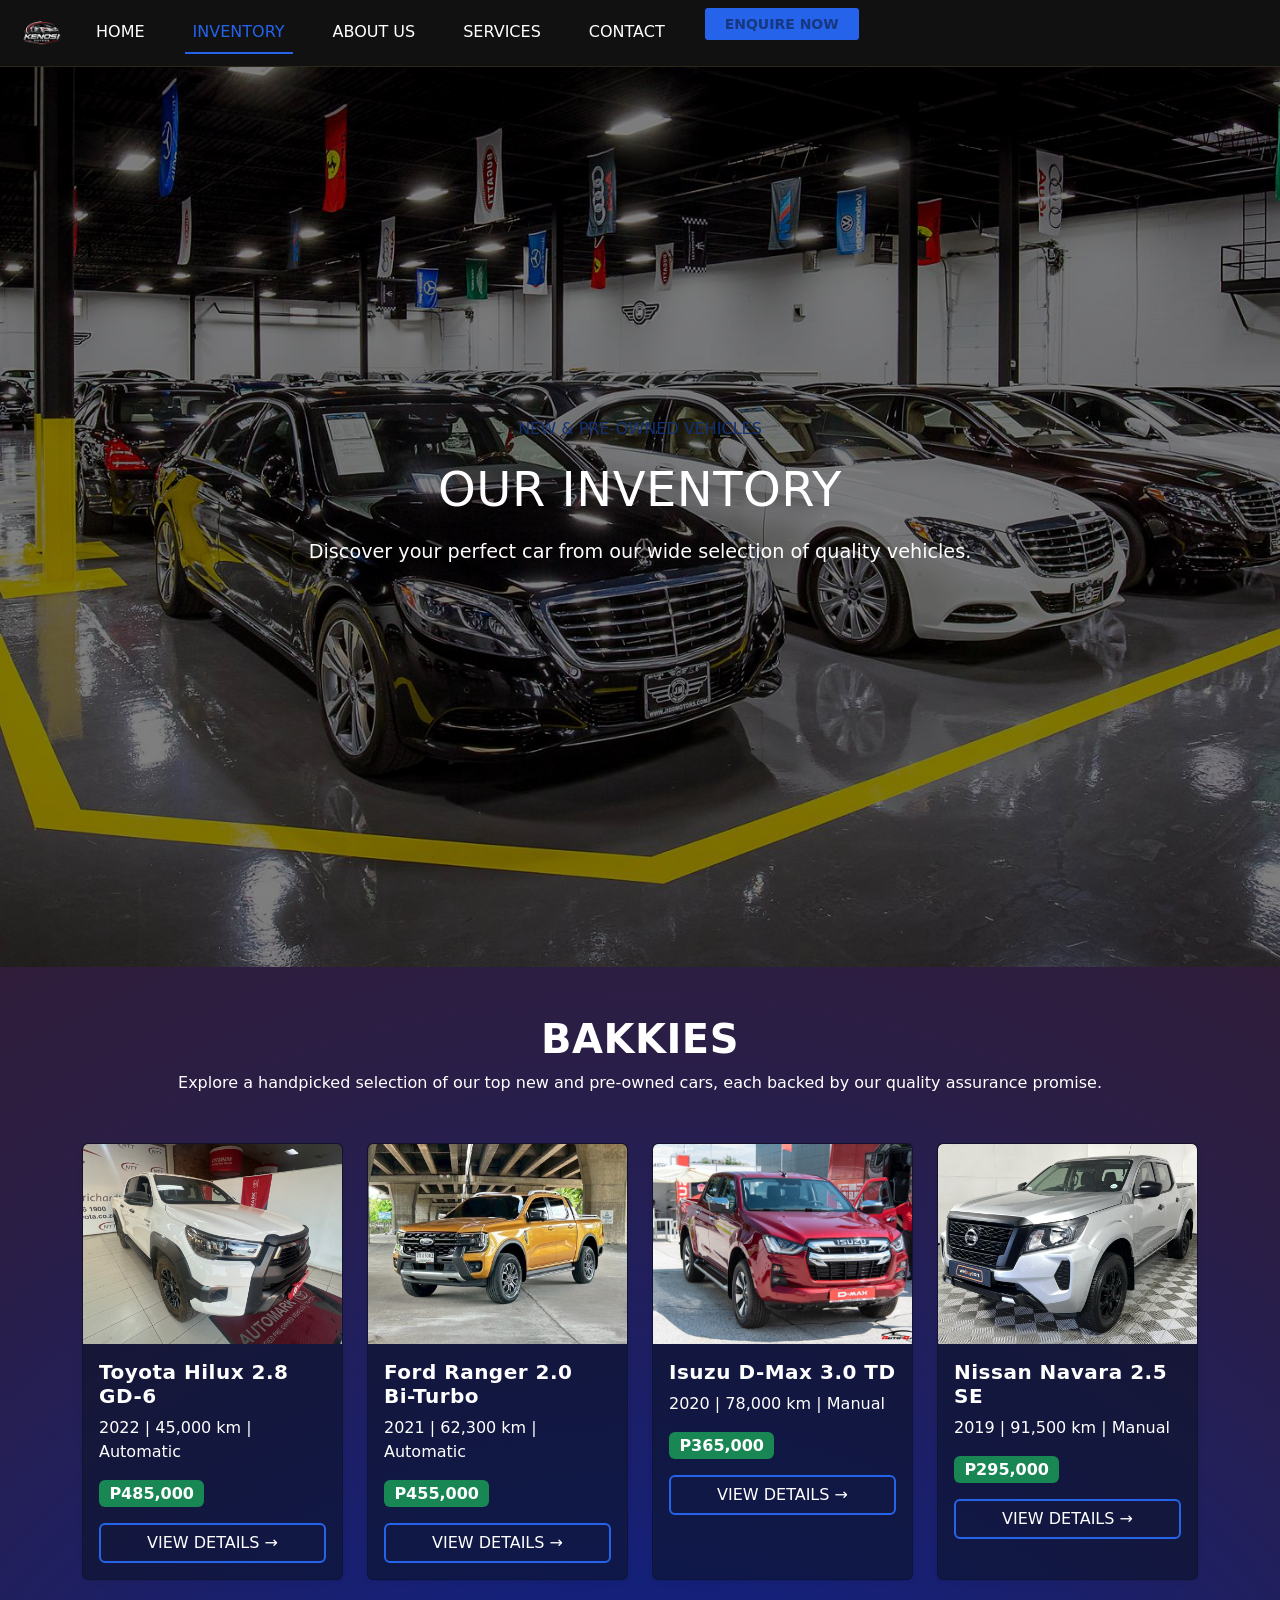
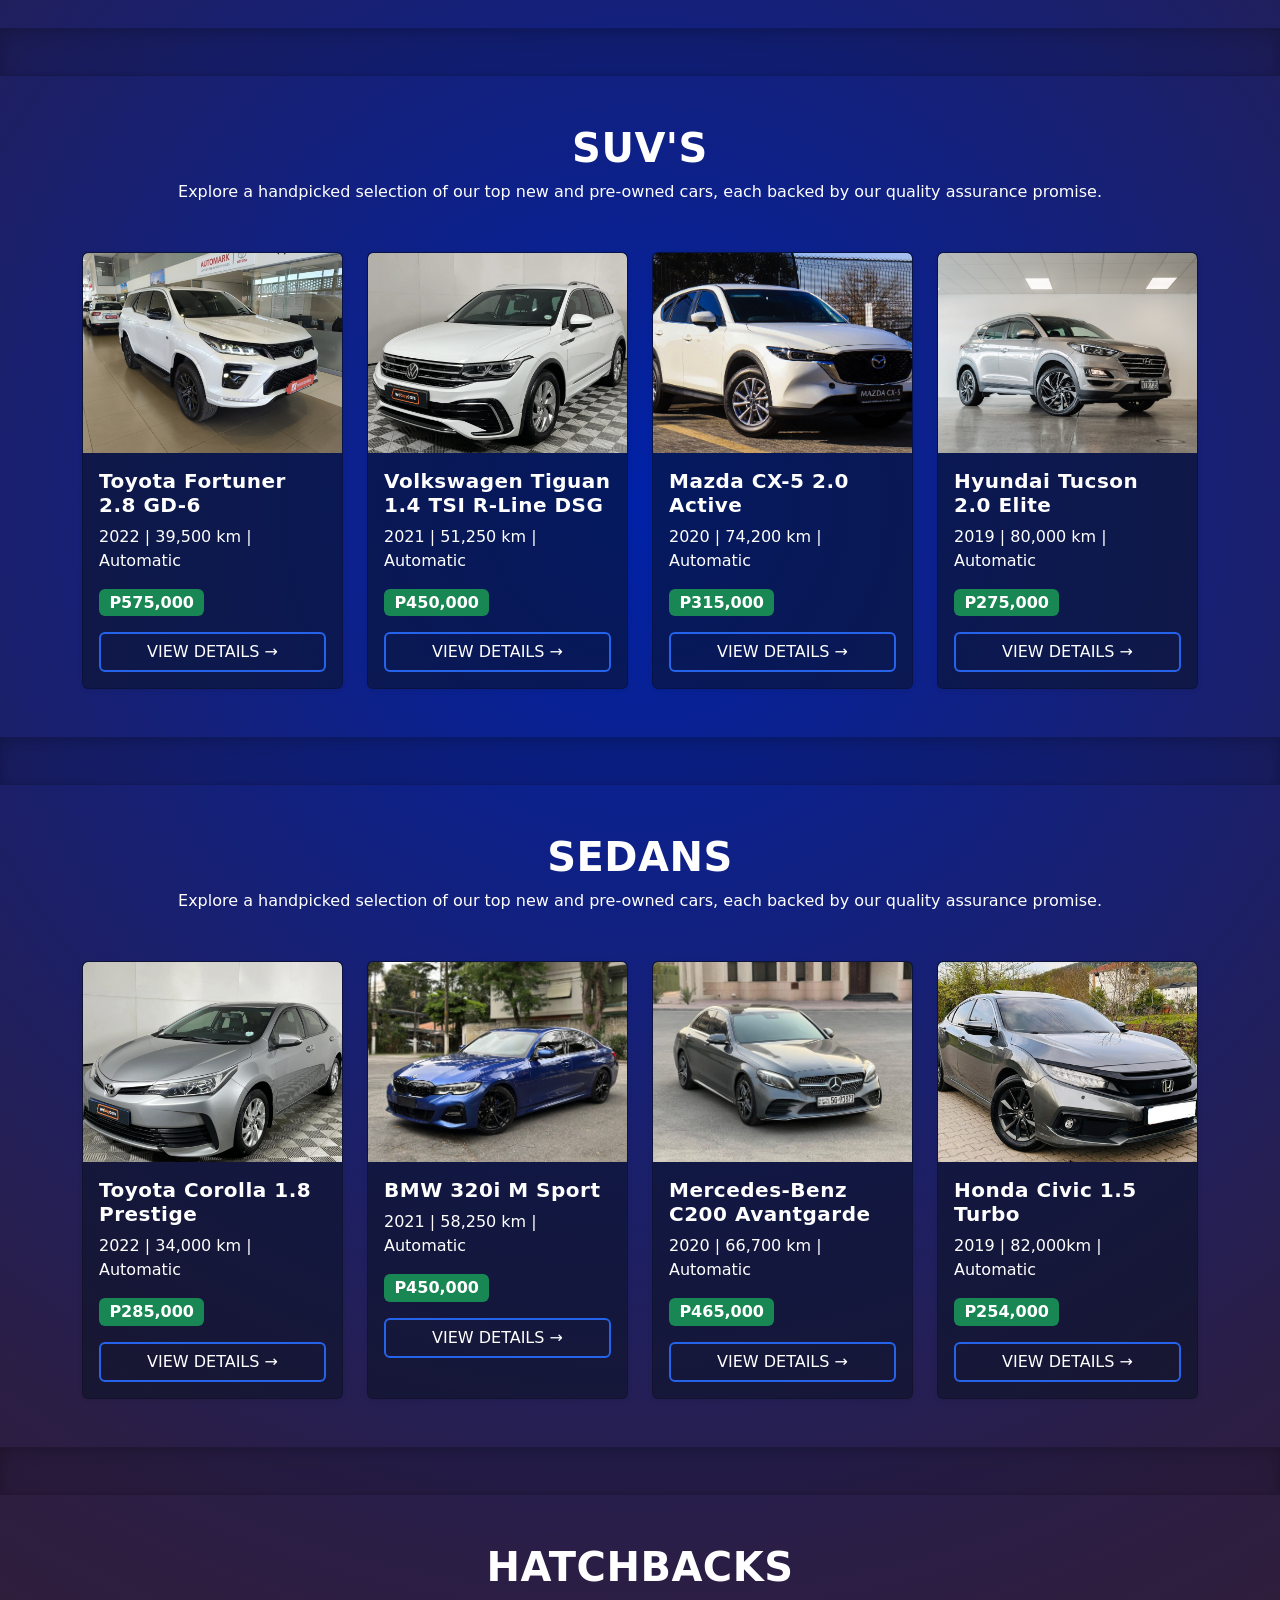
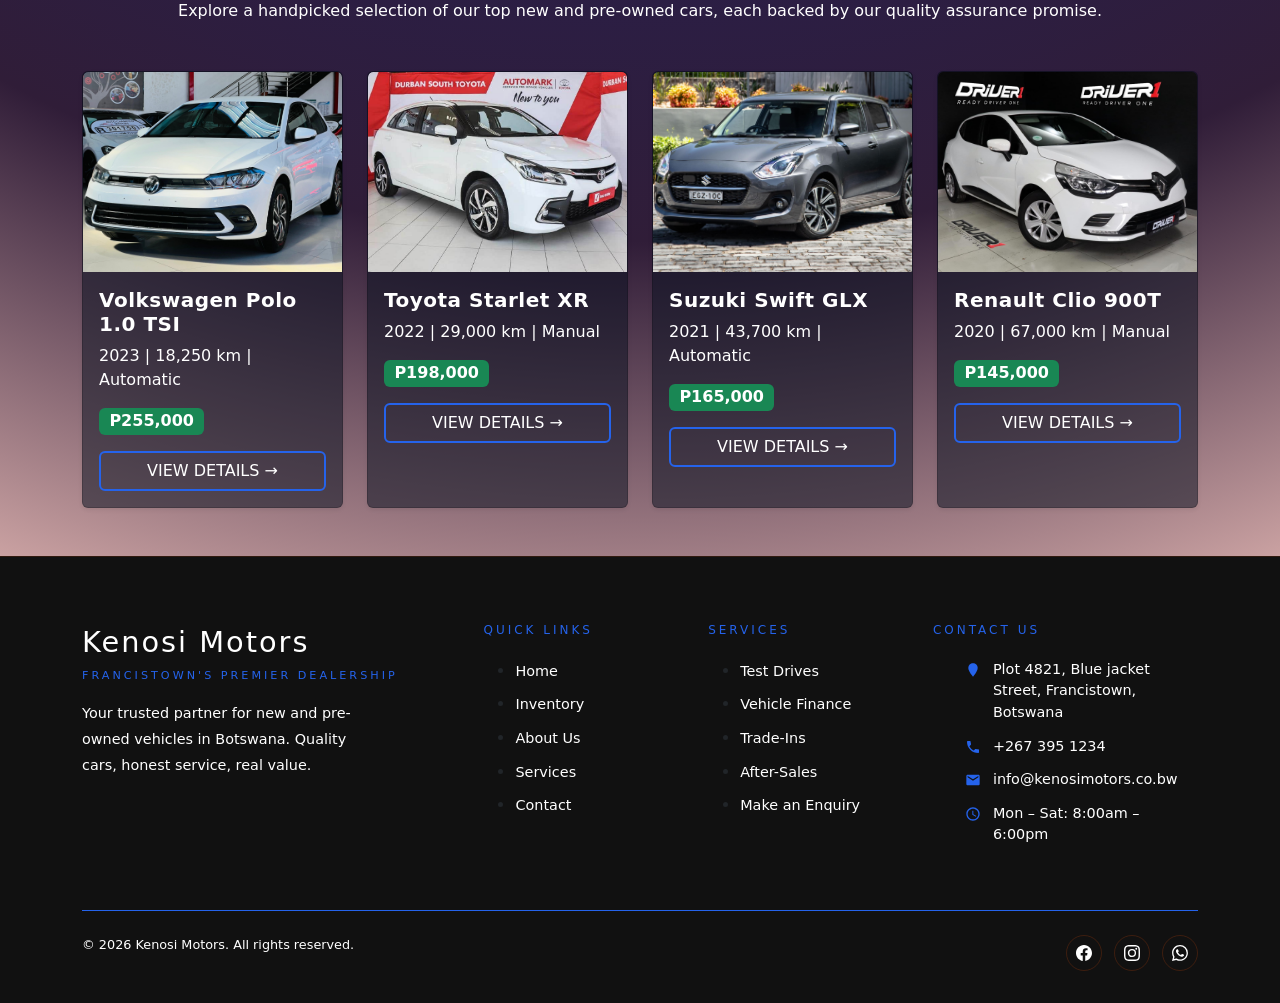
<file: Inventory.html>
<!doctype html>
<html lang="en">
  <head>
    <meta charset="utf-8">
    <meta name="viewport" content="width=device-width, initial-scale=1">
    <link rel="shortcut icon" href="Images/Logo.png" type="image/x-icon">
    <link rel="stylesheet" href="CSS/style.css">
    <title>Kenosi Motors | Inventory</title>
    <link href="https://cdn.jsdelivr.net/npm/bootstrap@5.2.3/dist/css/bootstrap.min.css" rel="stylesheet" integrity="sha384-rbsA2VBKQhggwzxH7pPCaAqO46MgnOM80zW1RWuH61DGLwZJEdK2Kadq2F9CUG65" crossorigin="anonymous">
    <style>
      .hero {
        color: #fff;
        text-align: center;
        padding: 4rem 1rem;
        background: url('Images/inventory.jpg');
        background-size: cover;
        background-position: center;
      }
      .hero::before {
        content: "";
        position: absolute;
        top: 0;
        left: 0;
        width: 100%;
        height: 100%;
        background-color: rgba(0, 0, 0, 0.5);
        z-index: 1;
      }
      .hero::before {
        content: "";
        position: absolute;
        top: 0;
        left: 0;
        width: 100%;
        height: 100%;
        background-color: rgba(0, 0, 0, 0.5);
        z-index: 1;
      }
      .hero-content {
        max-width: 100%;
        margin: 0 auto;
      }
    </style>
  </head>
  <body>
    <nav class="navbar navbar-expand-lg">
      <div class="container-fluid">
        <a class="navbar-brand" href="index.html">
          <img src="Images/Logo.png" alt="Kenosi Motors" height="40">
        </a>
        <button class="navbar-toggler" type="button" data-bs-toggle="collapse" data-bs-target="#navbarTogglerDemo02" aria-controls="navbarTogglerDemo02" aria-expanded="false" aria-label="Toggle navigation">
          <span class="navbar-toggler-icon"></span>
        </button>
        <div class="collapse navbar-collapse" id="navbarTogglerDemo02">
          <ul class="navbar-nav me-auto mb-2 mb-lg-0">
            <li class="nav-item">
              <a class="nav-link" href="index.html">Home</a>
            </li>
            <li class="nav-item">
              <a class="nav-link active" aria-current="page" href="Inventory.html">Inventory</a>
            </li>
            <li class="nav-item">
              <a class="nav-link" href="AboutUs.html">About Us</a>
            </li>
            <li class="nav-item">
              <a class="nav-link" href="Services.html">Services</a>
            </li>
            <li class="nav-item">
              <a class="nav-link" href="Contact.html">Contact</a>
            </li>
            <li class="nav-item">
              <a class="nav-cta" href="feedback.html" >Enquire Now</a>
            </li>
          </ul>
        </div>
      </div>
    </nav>
<!--Hero Section-->
<section class="hero py-2">
  <div class="container">
    <span class="eyebrow">NEW & PRE-OWNED VEHICLES</span>
    <div class="hero-content">
      <h1>Our Inventory</h1>
      <p>Discover your perfect car from our wide selection of quality vehicles.</p>
    </div>
  </div>
</section>
    <!--Content-->
    <div class="container py-5">
      <h1 class="fw-bold text-center">Bakkies</h1>
      <p class="text-center mb-5">Explore a handpicked selection of our top new and pre-owned cars, each backed by our quality assurance promise.</p>
      <div class="row row-cols-1 row-cols-md-2 row-cols-lg-4 g-4">
        <div class="col">
      <div class="card h-100 shadow-sm">
        <img src="Images/gd6.jpg" class="card-img-top" alt="bakkie">
          <div class="card-body">
    <h5 class="card-title">Toyota Hilux 2.8 GD-6</h5>
    <p class="card-text">2022 | 45,000 km | Automatic</p>
    <p><span class="badge bg-success fs-6">P485,000</span></p>
    <a href="#" class="btn btn-outline-primary w-100">View Details →</a>
  </div>
      </div>
    </div>
        <div class="col">
      <div class="card h-100 shadow-sm">
        <img src="Images/ford_ranger.jpg" class="card-img-top" alt="Sedan">
              <div class="card-body">
    <h5 class="card-title">Ford Ranger 2.0 Bi-Turbo</h5>
    <p class="card-text">2021 | 62,300 km | Automatic</p>
    <p><span class="badge bg-success fs-6">P455,000</span></p>
    <a href="#" class="btn btn-outline-primary w-100">View Details →</a>
  </div>
      </div>
    </div>
        <div class="col">
          <div class="card h-100 shadow-sm">
            <img src="Images/isuzu.jpeg" class="card-img-top" alt="Sedan">
              <div class="card-body">
    <h5 class="card-title">Isuzu D-Max 3.0 TD</h5>
    <p class="card-text">2020 | 78,000 km | Manual</p>
    <p><span class="badge bg-success fs-6">P365,000</span></p>
    <a href="#" class="btn btn-outline-primary w-100">View Details →</a>
  </div>
      </div>
    </div>
        <div class="col">
      <div class="card h-100 shadow-sm">
        <img src="Images/Nissan.jpeg" class="card-img-top" alt="Sedan">
    <div class="card-body">
    <h5 class="card-title">Nissan Navara 2.5 SE</h5>
    <p class="card-text">2019 | 91,500 km | Manual</p>
    <p><span class="badge bg-success fs-6">P295,000</span></p>
    <a href="#" class="btn btn-outline-primary w-100">View Details →</a>
  </div>
      </div>
    </div>
  </div>
 </div>

    <div class="b-example-divider"></div>

    <div class="container py-5">
      <h1 class="fw-bold text-center">Suv's</h1>
      <p class="text-center mb-5">Explore a handpicked selection of our top new and pre-owned cars, each backed by our quality assurance promise.</p>
      <div class="row row-cols-1 row-cols-md-2 row-cols-lg-4 g-4">
         <div class="col">
          <div class="card h-100 shadow-sm">
            <img src="Images/fortuner.jpg" class="card-img-top" alt="Sedan">
   <div class="card-body">
    <h5 class="card-title">Toyota Fortuner 2.8 GD-6</h5>
    <p class="card-text">2022 | 39,500 km | Automatic</p>
    <p><span class="badge bg-success fs-6">P575,000</span></p>
    <a href="#" class="btn btn-outline-primary w-100">View Details →</a>
  </div>
      </div>
    </div>
        <div class="col">
      <div class="card h-100 shadow-sm">
        <img src="Images/vw-tiguan-1-4-tsi-r-line-dsg-110kw-2021-id-92564717.jpg" class="card-img-top" alt="Sedan">
          <div class="card-body">
    <h5 class="card-title">Volkswagen Tiguan 1.4 TSI R-Line DSG</h5>
    <p class="card-text">2021 | 51,250 km | Automatic</p>
    <p><span class="badge bg-success fs-6">P450,000</span></p>
    <a href="#" class="btn btn-outline-primary w-100">View Details →</a>
  </div>
      </div>
    </div>
        <div class="col">
      <div class="card h-100 shadow-sm">
        <img src="Images/mazda_cx5.jpeg" class="card-img-top" alt="Sedan">
          <div class="card-body">
    <h5 class="card-title">Mazda CX-5 2.0 Active</h5>
    <p class="card-text">2020 | 74,200 km | Automatic</p>
    <p><span class="badge bg-success fs-6">P315,000</span></p>
    <a href="#" class="btn btn-outline-primary w-100">View Details →</a>
  </div>
      </div>
    </div>
        <div class="col">
      <div class="card h-100 shadow-sm">
        <img src="Images/Hyundai_elite.jpg" class="card-img-top" alt="Sedan">
        <div class="card-body">
    <h5 class="card-title">Hyundai Tucson 2.0 Elite</h5>
    <p class="card-text">2019 | 80,000 km | Automatic</p>
    <p><span class="badge bg-success fs-6">P275,000</span></p>
    <a href="#" class="btn btn-outline-primary w-100">View Details →</a>
  </div>
      </div>
    </div>
      </div>
    </div>
  </div>
 </div>

 <div class="b-example-divider"></div>

 <div class="container py-5">
      <h1 class="fw-bold text-center">Sedans</h1>
      <p class="text-center mb-5">Explore a handpicked selection of our top new and pre-owned cars, each backed by our quality assurance promise.</p>
      <div class="row row-cols-1 row-cols-md-2 row-cols-lg-4 g-4">
        <div class="col">
      <div class="card h-100 shadow-sm">
        <img src="Images/Toyota_corolla.jpeg" class="card-img-top" alt="Sedan">
        <div class="card-body">
    <h5 class="card-title">Toyota Corolla 1.8 Prestige</h5>
    <p class="card-text">2022 | 34,000 km | Automatic</p>
    <p><span class="badge bg-success fs-6">P285,000</span></p>
    <a href="#" class="btn btn-outline-primary w-100">View Details →</a>
  </div>
      </div>
    </div>
        <div class="col">
      <div class="card h-100 shadow-sm">
        <img src="Images/BMW_320i.jpeg" class="card-img-top" alt="Sedan">
        <div class="card-body">
    <h5 class="card-title">BMW 320i M Sport</h5>
    <p class="card-text">2021 | 58,250 km | Automatic</p>
    <p><span class="badge bg-success fs-6">P450,000</span></p>
    <a href="#" class="btn btn-outline-primary w-100">View Details →</a>
  </div>
      </div>
    </div>
        <div class="col">
      <div class="card h-100 shadow-sm">
        <img src="Images/Mercedes_c200.jpeg" class="card-img-top" alt="Sedan">
        <div class="card-body">
    <h5 class="card-title">Mercedes-Benz C200 Avantgarde</h5>
    <p class="card-text">2020 | 66,700 km | Automatic</p>
    <p><span class="badge bg-success fs-6">P465,000</span></p>
    <a href="#" class="btn btn-outline-primary w-100">View Details →</a>
  </div>
      </div>
    </div>
        <div class="col">
      <div class="card h-100 shadow-sm">
        <img src="Images/Honda_civic.jpg" class="card-img-top" alt="Sedan">
        <div class="card-body">
    <h5 class="card-title">Honda Civic 1.5 Turbo</h5>
    <p class="card-text">2019 | 82,000km | Automatic</p>
    <p><span class="badge bg-success fs-6">P254,000</span></p>
    <a href="#" class="btn btn-outline-primary w-100">View Details →</a>
  </div>
      </div>
    </div>
  </div>
 </div>

 <div class="b-example-divider"></div>

 <div class="container py-5">
      <h1 class="fw-bold text-center">Hatchbacks</h1>
      <p class="text-center mb-5">Explore a handpicked selection of our top new and pre-owned cars, each backed by our quality assurance promise.</p>
      <div class="row row-cols-1 row-cols-md-2 row-cols-lg-4 g-4">
        <div class="col">
      <div class="card h-100 shadow-sm">
        <img src="Images/vw_polo.jpg" class="card-img-top" alt="Sedan">
        <div class="card-body">
    <h5 class="card-title">Volkswagen Polo 1.0 TSI</h5>
    <p class="card-text">2023 | 18,250 km | Automatic</p>
    <p><span class="badge bg-success fs-6">P255,000</span></p>
    <a href="#" class="btn btn-outline-primary w-100">View Details →</a>
  </div>
      </div>
    </div>
        <div class="col">
      <div class="card h-100 shadow-sm">
        <img src="Images/Starlet.jpg" class="card-img-top" alt="Sedan">
        <div class="card-body">
    <h5 class="card-title">Toyota Starlet XR</h5>
    <p class="card-text">2022 | 29,000 km | Manual</p>
    <p><span class="badge bg-success fs-6">P198,000</span></p>
    <a href="#" class="btn btn-outline-primary w-100">View Details →</a>
  </div>
      </div>
    </div>
        <div class="col">
      <div class="card h-100 shadow-sm">
        <img src="Images/Suzuki.jpeg" class="card-img-top" alt="Sedan">
        <div class="card-body">
    <h5 class="card-title">Suzuki Swift GLX</h5>
    <p class="card-text">2021 | 43,700 km | Automatic</p>
    <p><span class="badge bg-success fs-6">P165,000</span></p>
    <a href="#" class="btn btn-outline-primary w-100">View Details →</a>
  </div>
      </div>
    </div>
        <div class="col">
      <div class="card h-100 shadow-sm">
        <img src="Images/Renault.jpg" class="card-img-top" alt="Sedan">
        <div class="card-body">
    <h5 class="card-title">Renault Clio 900T</h5>
    <p class="card-text">2020 | 67,000 km | Manual</p>
    <p><span class="badge bg-success fs-6">P145,000</span></p>
    <a href="#" class="btn btn-outline-primary w-100">View Details →</a>
  </div>
      </div>
    </div>
  </div>
 </div>

    <!--Footer-->
<footer class="footer">
  <div class="container">
    <div class="footer-grid">
      <div class="footer-brand">
        <div class="name">Kenosi Motors</div>
        <div class="tagline">Francistown's Premier Dealership</div>
        <p>Your trusted partner for new and pre-owned vehicles in Botswana. Quality cars, honest service, real value.</p>
      </div>
      <div>
        <div class="footer-heading">Quick Links</div>
        <ul class="footer-links">
          <li><a href="index.html">Home</a></li>
          <li><a href="inventory.html">Inventory</a></li>
          <li><a href="aboutus.html">About Us</a></li>
          <li><a href="services.html">Services</a></li>
          <li><a href="contact.html">Contact</a></li>
        </ul>
      </div>
      <div>
        <div class="footer-heading">Services</div>
        <ul class="footer-links">
          <li><a href="services.html">Test Drives</a></li>
          <li><a href="services.html">Vehicle Finance</a></li>
          <li><a href="services.html">Trade-Ins</a></li>
          <li><a href="services.html">After-Sales</a></li>
          <li><a href="feedback.html">Make an Enquiry</a></li>
        </ul>
      </div>
      <div>
        <div class="footer-heading">Contact Us</div>
        <ul class="footer-contact">
          <li>
            <svg class="icon" viewBox="0 0 24 24" fill="currentColor"><path d="M12 2C8.13 2 5 5.13 5 9c0 5.25 7 13 7 13s7-7.75 7-13c0-3.87-3.13-7-7-7z"/></svg>
            Plot 4821, Blue jacket Street, Francistown, Botswana
          </li>
          <li>
            <svg class="icon" viewBox="0 0 24 24" fill="currentColor"><path d="M6.62 10.79c1.44 2.83 3.76 5.14 6.59 6.59l2.2-2.2c.27-.27.67-.36 1.02-.24 1.12.37 2.33.57 3.57.57.55 0 1 .45 1 1V20c0 .55-.45 1-1 1-9.39 0-17-7.61-17-17 0-.55.45-1 1-1h3.5c.55 0 1 .45 1 1 0 1.25.2 2.45.57 3.57.11.35.03.74-.25 1.02l-2.2 2.2z"/></svg>
            +267 395 1234
          </li>
          <li>
            <svg class="icon" viewBox="0 0 24 24" fill="currentColor"><path d="M20 4H4c-1.1 0-1.99.9-1.99 2L2 18c0 1.1.9 2 2 2h16c1.1 0 2-.9 2-2V6c0-1.1-.9-2-2-2zm0 4l-8 5-8-5V6l8 5 8-5v2z"/></svg>
            info@kenosimotors.co.bw
          </li>
          <li>
            <svg class="icon" viewBox="0 0 24 24" fill="currentColor"><path d="M11.99 2C6.47 2 2 6.48 2 12s4.47 10 9.99 10C17.52 22 22 17.52 22 12S17.52 2 11.99 2zM12 20c-4.42 0-8-3.58-8-8s3.58-8 8-8 8 3.58 8 8-3.58 8-8 8zm.5-13H11v6l5.25 3.15.75-1.23-4.5-2.67V7z"/></svg>
            Mon – Sat: 8:00am – 6:00pm
          </li>
        </ul>
      </div>
    </div>
    <div class="footer-bottom">
      <p>© 2026 Kenosi Motors. All rights reserved.</p>
      <div class="social-links">
        <a href="#" aria-label="Facebook">
          <svg xmlns="http://www.w3.org/2000/svg" width="16" height="16" fill="currentColor" class="bi bi-facebook" viewBox="0 0 16 16">
            <path d="M16 8.049c0-4.446-3.582-8.05-8-8.05C3.58 0-.002 3.603-.002 8.05c0 4.017 2.926 7.347 6.75 7.951v-5.625h-2.03V8.05H6.75V6.275c0-2.017 1.195-3.131 3.022-3.131.876 0 1.791.157 1.791.157v1.98h-1.009c-.993 0-1.303.621-1.303 1.258v1.51h2.218l-.354 2.326H9.25V16c3.824-.604 6.75-3.934 6.75-7.951"/>
          </svg>
        </a>
        <a href="#" aria-label="Instagram">
          <svg xmlns="http://www.w3.org/2000/svg" width="16" height="16" fill="currentColor" class="bi bi-instagram" viewBox="0 0 16 16">
            <path d="M8 0C5.829 0 5.556.01 4.703.048 3.85.088 3.269.222 2.76.42a3.9 3.9 0 0 0-1.417.923A3.9 3.9 0 0 0 .42 2.76C.222 3.268.087 3.85.048 4.7.01 5.555 0 5.827 0 8.001c0 2.172.01 2.444.048 3.297.04.852.174 1.433.372 1.942.205.526.478.972.923 1.417.444.445.89.719 1.416.923.51.198 1.09.333 1.942.372C5.555 15.99 5.827 16 8 16s2.444-.01 3.298-.048c.851-.04 1.434-.174 1.943-.372a3.9 3.9 0 0 0 1.416-.923c.445-.445.718-.891.923-1.417.197-.509.332-1.09.372-1.942C15.99 10.445 16 10.173 16 8s-.01-2.445-.048-3.299c-.04-.851-.175-1.433-.372-1.941a3.9 3.9 0 0 0-.923-1.417A3.9 3.9 0 0 0 13.24.42c-.51-.198-1.092-.333-1.943-.372C10.443.01 10.172 0 7.998 0zm-.717 1.442h.718c2.136 0 2.389.007 3.232.046.78.035 1.204.166 1.486.275.373.145.64.319.92.599s.453.546.598.92c.11.281.24.705.275 1.485.039.843.047 1.096.047 3.231s-.008 2.389-.047 3.232c-.035.78-.166 1.203-.275 1.485a2.5 2.5 0 0 1-.599.919c-.28.28-.546.453-.92.598-.28.11-.704.24-1.485.276-.843.038-1.096.047-3.232.047s-2.39-.009-3.233-.047c-.78-.036-1.203-.166-1.485-.276a2.5 2.5 0 0 1-.92-.598 2.5 2.5 0 0 1-.6-.92c-.109-.281-.24-.705-.275-1.485-.038-.843-.046-1.096-.046-3.233s.008-2.388.046-3.231c.036-.78.166-1.204.276-1.486.145-.373.319-.64.599-.92s.546-.453.92-.598c.282-.11.705-.24 1.485-.276.738-.034 1.024-.044 2.515-.045zm4.988 1.328a.96.96 0 1 0 0 1.92.96.96 0 0 0 0-1.92m-4.27 1.122a4.109 4.109 0 1 0 0 8.217 4.109 4.109 0 0 0 0-8.217m0 1.441a2.667 2.667 0 1 1 0 5.334 2.667 2.667 0 0 1 0-5.334"/>
          </svg></a>
        <a href="#" aria-label="WhatsApp">
          <svg xmlns="http://www.w3.org/2000/svg" width="16" height="16" fill="currentColor" class="bi bi-whatsapp" viewBox="0 0 16 16">
            <path d="M13.601 2.326A7.85 7.85 0 0 0 7.994 0C3.627 0 .068 3.558.064 7.926c0 1.399.366 2.76 1.057 3.965L0 16l4.204-1.102a7.9 7.9 0 0 0 3.79.965h.004c4.368 0 7.926-3.558 7.93-7.93A7.9 7.9 0 0 0 13.6 2.326zM7.994 14.521a6.6 6.6 0 0 1-3.356-.92l-.24-.144-2.494.654.666-2.433-.156-.251a6.56 6.56 0 0 1-1.007-3.505c0-3.626 2.957-6.584 6.591-6.584a6.56 6.56 0 0 1 4.66 1.931 6.56 6.56 0 0 1 1.928 4.66c-.004 3.639-2.961 6.592-6.592 6.592m3.615-4.934c-.197-.099-1.17-.578-1.353-.646-.182-.065-.315-.099-.445.099-.133.197-.513.646-.627.775-.114.133-.232.148-.43.05-.197-.1-.836-.308-1.592-.985-.59-.525-.985-1.175-1.103-1.372-.114-.198-.011-.304.088-.403.087-.088.197-.232.296-.346.1-.114.133-.198.198-.33.065-.134.034-.248-.015-.347-.05-.099-.445-1.076-.612-1.47-.16-.389-.323-.335-.445-.34-.114-.007-.247-.007-.38-.007a.73.73 0 0 0-.529.247c-.182.198-.691.677-.691 1.654s.71 1.916.81 2.049c.098.133 1.394 2.132 3.383 2.992.47.205.84.326 1.129.418.475.152.904.129 1.246.08.38-.058 1.171-.48 1.338-.943.164-.464.164-.86.114-.943-.049-.084-.182-.133-.38-.232"/>
          </svg>
        </a>
      </div>
    </div>
  </div>
</footer>

    <script src="Javascript/"></script>
    <link href="https://cdn.jsdelivr.net/npm/bootstrap@5.3.2/dist/css/bootstrap.min.css" rel="stylesheet">
<script src="https://cdn.jsdelivr.net/npm/bootstrap@5.3.2/dist/js/bootstrap.bundle.min.js"></script>
  </body>
</html>
</file>
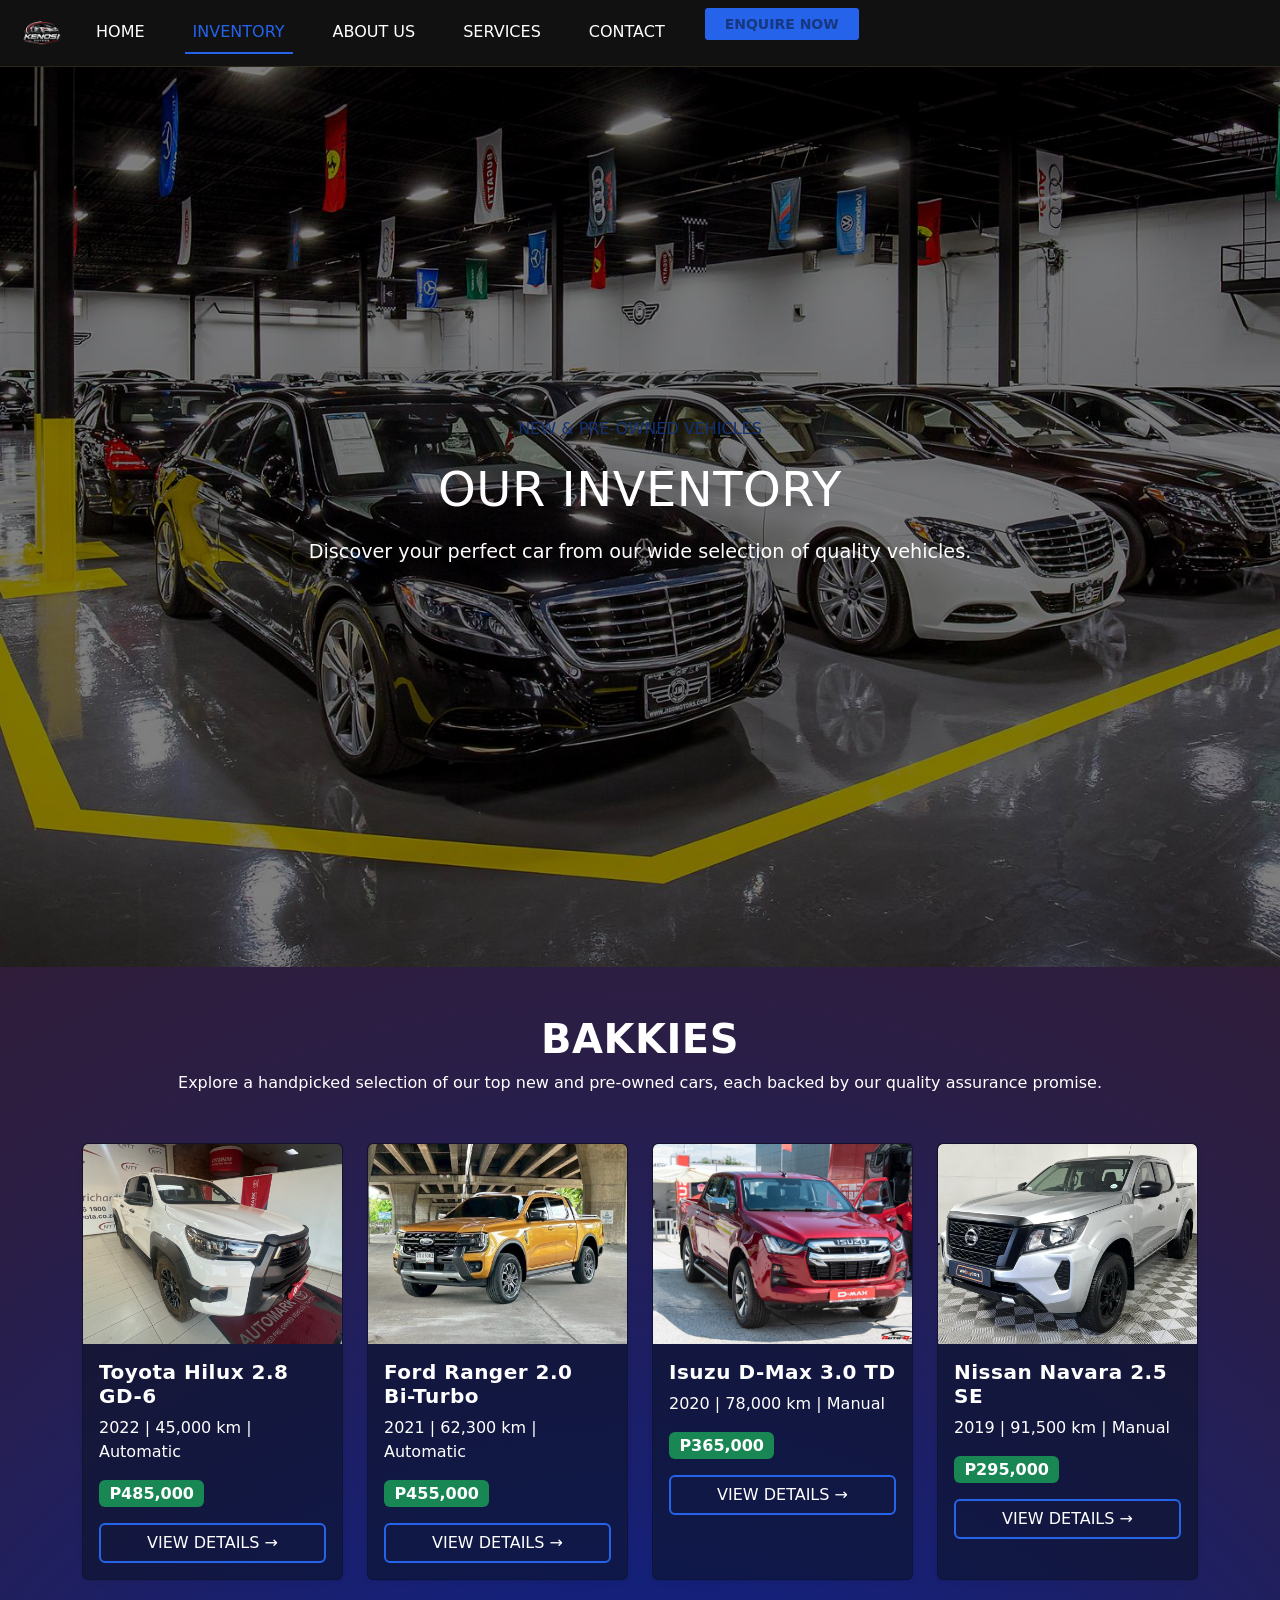
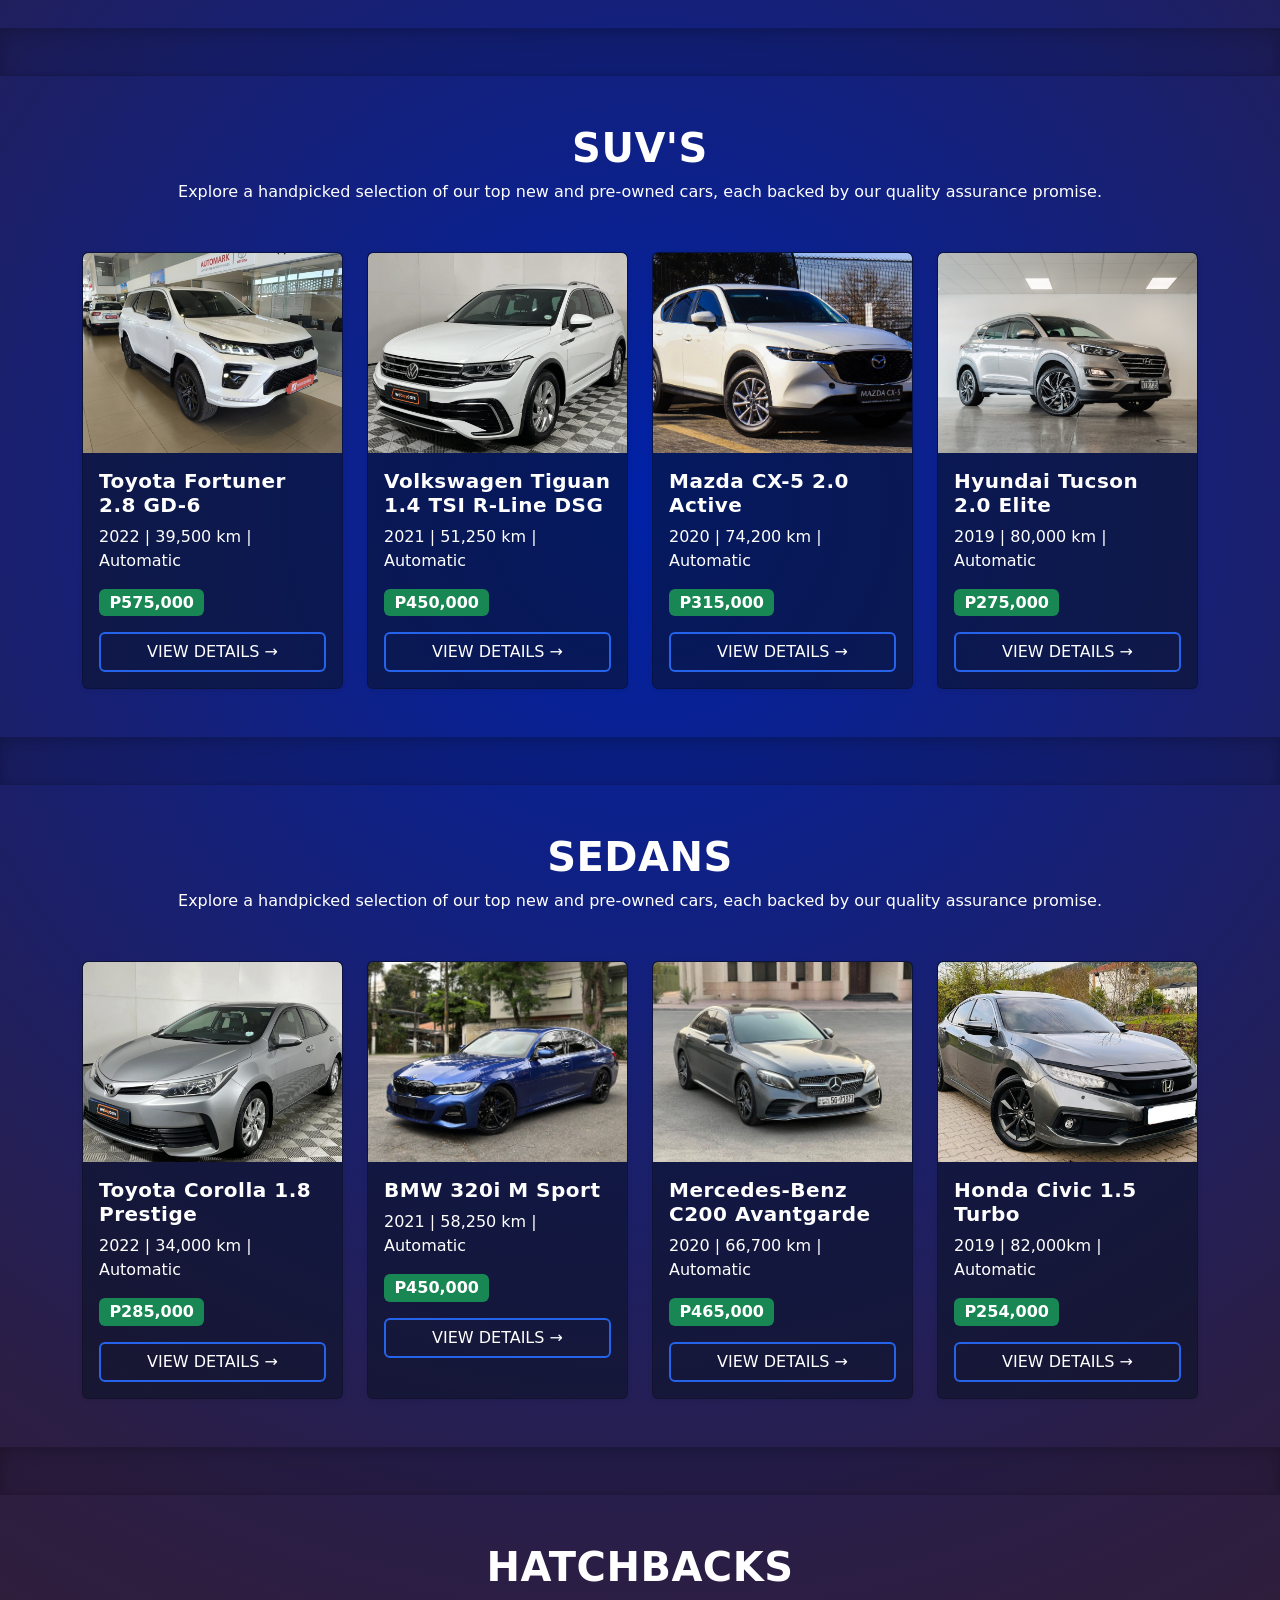
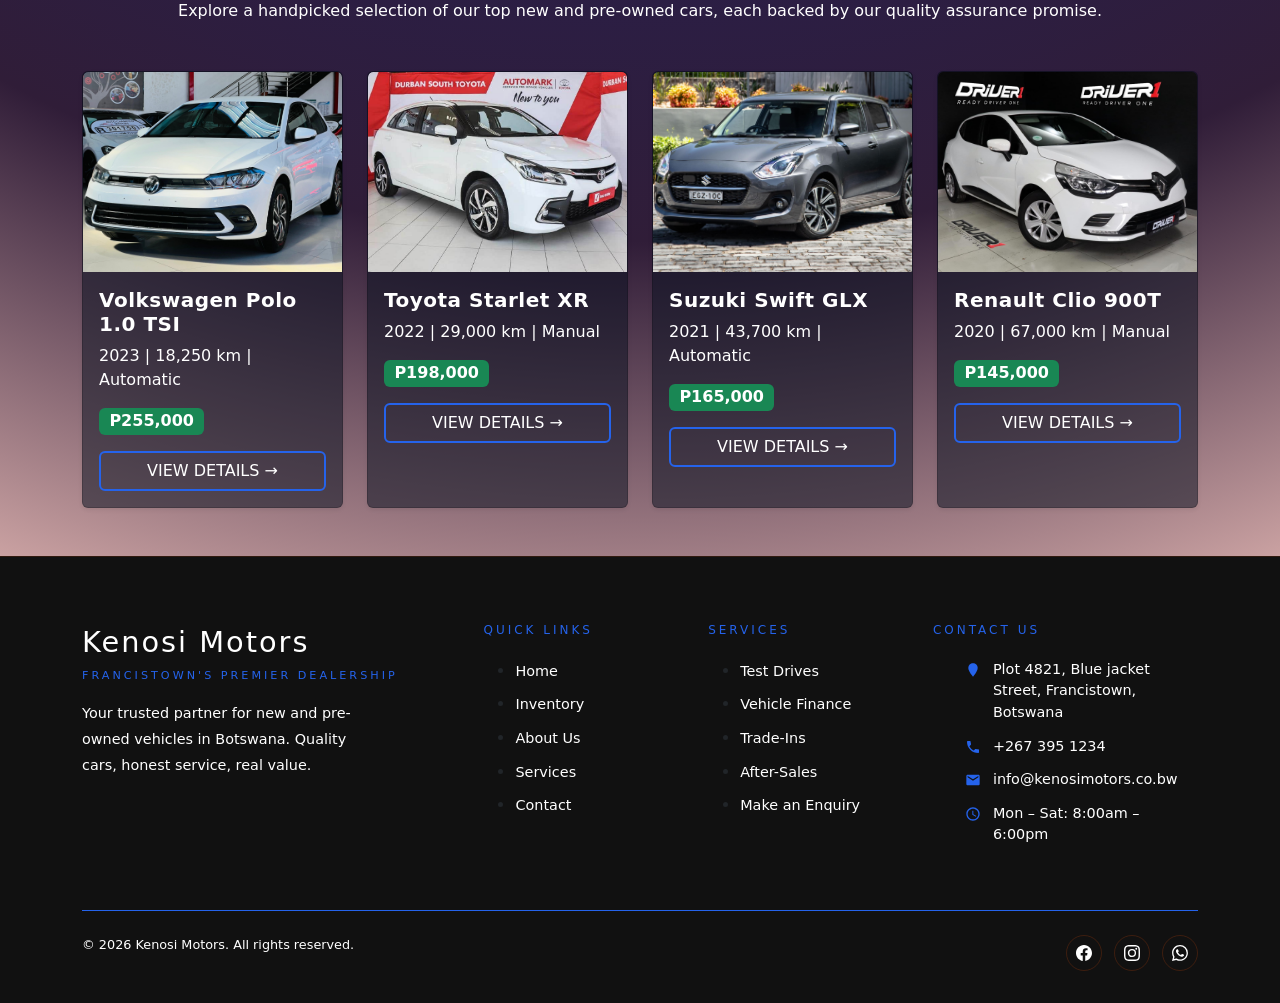
<file: inventory.html>
<!doctype html>
<html lang="en">
  <head>
    <meta charset="utf-8">
    <meta name="viewport" content="width=device-width, initial-scale=1">
    <link rel="shortcut icon" href="Images/Logo.png" type="image/x-icon">
    <link rel="stylesheet" href="CSS/style.css">
    <title>Kenosi Motors | Inventory</title>
    <link href="https://cdn.jsdelivr.net/npm/bootstrap@5.2.3/dist/css/bootstrap.min.css" rel="stylesheet" integrity="sha384-rbsA2VBKQhggwzxH7pPCaAqO46MgnOM80zW1RWuH61DGLwZJEdK2Kadq2F9CUG65" crossorigin="anonymous">
    <style>
      .hero {
        color: #fff;
        text-align: center;
        padding: 4rem 1rem;
        background: url('Images/inventory.jpg');
        background-size: cover;
        background-position: center;
      }
      .hero::before {
        content: "";
        position: absolute;
        top: 0;
        left: 0;
        width: 100%;
        height: 100%;
        background-color: rgba(0, 0, 0, 0.5);
        z-index: 1;
      }
      .hero::before {
        content: "";
        position: absolute;
        top: 0;
        left: 0;
        width: 100%;
        height: 100%;
        background-color: rgba(0, 0, 0, 0.5);
        z-index: 1;
      }
      .hero-content {
        max-width: 100%;
        margin: 0 auto;
      }
    </style>
  </head>
  <body>
    <nav class="navbar navbar-expand-lg">
      <div class="container-fluid">
        <a class="navbar-brand" href="index.html">
          <img src="Images/Logo.png" alt="Kenosi Motors" height="40">
        </a>
        <button class="navbar-toggler" type="button" data-bs-toggle="collapse" data-bs-target="#navbarTogglerDemo02" aria-controls="navbarTogglerDemo02" aria-expanded="false" aria-label="Toggle navigation">
          <span class="navbar-toggler-icon"></span>
        </button>
        <div class="collapse navbar-collapse" id="navbarTogglerDemo02">
          <ul class="navbar-nav me-auto mb-2 mb-lg-0">
            <li class="nav-item">
              <a class="nav-link" href="index.html">Home</a>
            </li>
            <li class="nav-item">
              <a class="nav-link active" aria-current="page" href="inventory.html">Inventory</a>
            </li>
            <li class="nav-item">
              <a class="nav-link" href="AboutUs.html">About Us</a>
            </li>
            <li class="nav-item">
              <a class="nav-link" href="services.html">Services</a>
            </li>
            <li class="nav-item">
              <a class="nav-link" href="Contact.html">Contact</a>
            </li>
            <li class="nav-item">
              <a class="nav-cta" href="feedback.html" >Enquire Now</a>
            </li>
          </ul>
        </div>
      </div>
    </nav>
<!--Hero Section-->
<section class="hero py-2">
  <div class="container">
    <span class="eyebrow">NEW & PRE-OWNED VEHICLES</span>
    <div class="hero-content">
      <h1>Our Inventory</h1>
      <p>Discover your perfect car from our wide selection of quality vehicles.</p>
    </div>
  </div>
</section>
    <!--Content-->
    <div class="container py-5">
      <h1 class="fw-bold text-center">Bakkies</h1>
      <p class="text-center mb-5">Explore a handpicked selection of our top new and pre-owned cars, each backed by our quality assurance promise.</p>
      <div class="row row-cols-1 row-cols-md-2 row-cols-lg-4 g-4">
        <div class="col">
      <div class="card h-100 shadow-sm">
        <img src="Images/gd6.jpg" class="card-img-top" alt="bakkie">
          <div class="card-body">
    <h5 class="card-title">Toyota Hilux 2.8 GD-6</h5>
    <p class="card-text">2022 | 45,000 km | Automatic</p>
    <p><span class="badge bg-success fs-6">P485,000</span></p>
    <a href="#" class="btn btn-outline-primary w-100">View Details →</a>
  </div>
      </div>
    </div>
        <div class="col">
      <div class="card h-100 shadow-sm">
        <img src="Images/ford_ranger.jpg" class="card-img-top" alt="Sedan">
              <div class="card-body">
    <h5 class="card-title">Ford Ranger 2.0 Bi-Turbo</h5>
    <p class="card-text">2021 | 62,300 km | Automatic</p>
    <p><span class="badge bg-success fs-6">P455,000</span></p>
    <a href="#" class="btn btn-outline-primary w-100">View Details →</a>
  </div>
      </div>
    </div>
        <div class="col">
          <div class="card h-100 shadow-sm">
            <img src="Images/isuzu.jpeg" class="card-img-top" alt="Sedan">
              <div class="card-body">
    <h5 class="card-title">Isuzu D-Max 3.0 TD</h5>
    <p class="card-text">2020 | 78,000 km | Manual</p>
    <p><span class="badge bg-success fs-6">P365,000</span></p>
    <a href="#" class="btn btn-outline-primary w-100">View Details →</a>
  </div>
      </div>
    </div>
        <div class="col">
      <div class="card h-100 shadow-sm">
        <img src="Images/Nissan.jpeg" class="card-img-top" alt="Sedan">
    <div class="card-body">
    <h5 class="card-title">Nissan Navara 2.5 SE</h5>
    <p class="card-text">2019 | 91,500 km | Manual</p>
    <p><span class="badge bg-success fs-6">P295,000</span></p>
    <a href="#" class="btn btn-outline-primary w-100">View Details →</a>
  </div>
      </div>
    </div>
  </div>
 </div>

    <div class="b-example-divider"></div>

    <div class="container py-5">
      <h1 class="fw-bold text-center">Suv's</h1>
      <p class="text-center mb-5">Explore a handpicked selection of our top new and pre-owned cars, each backed by our quality assurance promise.</p>
      <div class="row row-cols-1 row-cols-md-2 row-cols-lg-4 g-4">
         <div class="col">
          <div class="card h-100 shadow-sm">
            <img src="Images/fortuner.jpg" class="card-img-top" alt="Sedan">
   <div class="card-body">
    <h5 class="card-title">Toyota Fortuner 2.8 GD-6</h5>
    <p class="card-text">2022 | 39,500 km | Automatic</p>
    <p><span class="badge bg-success fs-6">P575,000</span></p>
    <a href="#" class="btn btn-outline-primary w-100">View Details →</a>
  </div>
      </div>
    </div>
        <div class="col">
      <div class="card h-100 shadow-sm">
        <img src="Images/vw-tiguan-1-4-tsi-r-line-dsg-110kw-2021-id-92564717.jpg" class="card-img-top" alt="Sedan">
          <div class="card-body">
    <h5 class="card-title">Volkswagen Tiguan 1.4 TSI R-Line DSG</h5>
    <p class="card-text">2021 | 51,250 km | Automatic</p>
    <p><span class="badge bg-success fs-6">P450,000</span></p>
    <a href="#" class="btn btn-outline-primary w-100">View Details →</a>
  </div>
      </div>
    </div>
        <div class="col">
      <div class="card h-100 shadow-sm">
        <img src="Images/mazda_cx5.jpeg" class="card-img-top" alt="Sedan">
          <div class="card-body">
    <h5 class="card-title">Mazda CX-5 2.0 Active</h5>
    <p class="card-text">2020 | 74,200 km | Automatic</p>
    <p><span class="badge bg-success fs-6">P315,000</span></p>
    <a href="#" class="btn btn-outline-primary w-100">View Details →</a>
  </div>
      </div>
    </div>
        <div class="col">
      <div class="card h-100 shadow-sm">
        <img src="Images/Hyundai_elite.jpg" class="card-img-top" alt="Sedan">
        <div class="card-body">
    <h5 class="card-title">Hyundai Tucson 2.0 Elite</h5>
    <p class="card-text">2019 | 80,000 km | Automatic</p>
    <p><span class="badge bg-success fs-6">P275,000</span></p>
    <a href="#" class="btn btn-outline-primary w-100">View Details →</a>
  </div>
      </div>
    </div>
      </div>
    </div>
  </div>
 </div>

 <div class="b-example-divider"></div>

 <div class="container py-5">
      <h1 class="fw-bold text-center">Sedans</h1>
      <p class="text-center mb-5">Explore a handpicked selection of our top new and pre-owned cars, each backed by our quality assurance promise.</p>
      <div class="row row-cols-1 row-cols-md-2 row-cols-lg-4 g-4">
        <div class="col">
      <div class="card h-100 shadow-sm">
        <img src="Images/Toyota_corolla.jpeg" class="card-img-top" alt="Sedan">
        <div class="card-body">
    <h5 class="card-title">Toyota Corolla 1.8 Prestige</h5>
    <p class="card-text">2022 | 34,000 km | Automatic</p>
    <p><span class="badge bg-success fs-6">P285,000</span></p>
    <a href="#" class="btn btn-outline-primary w-100">View Details →</a>
  </div>
      </div>
    </div>
        <div class="col">
      <div class="card h-100 shadow-sm">
        <img src="Images/BMW_320i.jpeg" class="card-img-top" alt="Sedan">
        <div class="card-body">
    <h5 class="card-title">BMW 320i M Sport</h5>
    <p class="card-text">2021 | 58,250 km | Automatic</p>
    <p><span class="badge bg-success fs-6">P450,000</span></p>
    <a href="#" class="btn btn-outline-primary w-100">View Details →</a>
  </div>
      </div>
    </div>
        <div class="col">
      <div class="card h-100 shadow-sm">
        <img src="Images/Mercedes_c200.jpeg" class="card-img-top" alt="Sedan">
        <div class="card-body">
    <h5 class="card-title">Mercedes-Benz C200 Avantgarde</h5>
    <p class="card-text">2020 | 66,700 km | Automatic</p>
    <p><span class="badge bg-success fs-6">P465,000</span></p>
    <a href="#" class="btn btn-outline-primary w-100">View Details →</a>
  </div>
      </div>
    </div>
        <div class="col">
      <div class="card h-100 shadow-sm">
        <img src="Images/Honda_civic.jpg" class="card-img-top" alt="Sedan">
        <div class="card-body">
    <h5 class="card-title">Honda Civic 1.5 Turbo</h5>
    <p class="card-text">2019 | 82,000km | Automatic</p>
    <p><span class="badge bg-success fs-6">P254,000</span></p>
    <a href="#" class="btn btn-outline-primary w-100">View Details →</a>
  </div>
      </div>
    </div>
  </div>
 </div>

 <div class="b-example-divider"></div>

 <div class="container py-5">
      <h1 class="fw-bold text-center">Hatchbacks</h1>
      <p class="text-center mb-5">Explore a handpicked selection of our top new and pre-owned cars, each backed by our quality assurance promise.</p>
      <div class="row row-cols-1 row-cols-md-2 row-cols-lg-4 g-4">
        <div class="col">
      <div class="card h-100 shadow-sm">
        <img src="Images/vw_polo.jpg" class="card-img-top" alt="Sedan">
        <div class="card-body">
    <h5 class="card-title">Volkswagen Polo 1.0 TSI</h5>
    <p class="card-text">2023 | 18,250 km | Automatic</p>
    <p><span class="badge bg-success fs-6">P255,000</span></p>
    <a href="#" class="btn btn-outline-primary w-100">View Details →</a>
  </div>
      </div>
    </div>
        <div class="col">
      <div class="card h-100 shadow-sm">
        <img src="Images/Starlet.jpg" class="card-img-top" alt="Sedan">
        <div class="card-body">
    <h5 class="card-title">Toyota Starlet XR</h5>
    <p class="card-text">2022 | 29,000 km | Manual</p>
    <p><span class="badge bg-success fs-6">P198,000</span></p>
    <a href="#" class="btn btn-outline-primary w-100">View Details →</a>
  </div>
      </div>
    </div>
        <div class="col">
      <div class="card h-100 shadow-sm">
        <img src="Images/Suzuki.jpeg" class="card-img-top" alt="Sedan">
        <div class="card-body">
    <h5 class="card-title">Suzuki Swift GLX</h5>
    <p class="card-text">2021 | 43,700 km | Automatic</p>
    <p><span class="badge bg-success fs-6">P165,000</span></p>
    <a href="#" class="btn btn-outline-primary w-100">View Details →</a>
  </div>
      </div>
    </div>
        <div class="col">
      <div class="card h-100 shadow-sm">
        <img src="Images/Renault.jpg" class="card-img-top" alt="Sedan">
        <div class="card-body">
    <h5 class="card-title">Renault Clio 900T</h5>
    <p class="card-text">2020 | 67,000 km | Manual</p>
    <p><span class="badge bg-success fs-6">P145,000</span></p>
    <a href="#" class="btn btn-outline-primary w-100">View Details →</a>
  </div>
      </div>
    </div>
  </div>
 </div>

    <!--Footer-->
<footer class="footer">
  <div class="container">
    <div class="footer-grid">
      <div class="footer-brand">
        <div class="name">Kenosi Motors</div>
        <div class="tagline">Francistown's Premier Dealership</div>
        <p>Your trusted partner for new and pre-owned vehicles in Botswana. Quality cars, honest service, real value.</p>
      </div>
      <div>
        <div class="footer-heading">Quick Links</div>
        <ul class="footer-links">
          <li><a href="index.html">Home</a></li>
          <li><a href="inventory.html">Inventory</a></li>
          <li><a href="Aboutus.html">About Us</a></li>
          <li><a href="services.html">Services</a></li>
          <li><a href="Contact.html">Contact</a></li>
        </ul>
      </div>
      <div>
        <div class="footer-heading">Services</div>
        <ul class="footer-links">
          <li><a href="services.html">Test Drives</a></li>
          <li><a href="services.html">Vehicle Finance</a></li>
          <li><a href="services.html">Trade-Ins</a></li>
          <li><a href="services.html">After-Sales</a></li>
          <li><a href="feedback.html">Make an Enquiry</a></li>
        </ul>
      </div>
      <div>
        <div class="footer-heading">Contact Us</div>
        <ul class="footer-contact">
          <li>
            <svg class="icon" viewBox="0 0 24 24" fill="currentColor"><path d="M12 2C8.13 2 5 5.13 5 9c0 5.25 7 13 7 13s7-7.75 7-13c0-3.87-3.13-7-7-7z"/></svg>
            Plot 4821, Blue jacket Street, Francistown, Botswana
          </li>
          <li>
            <svg class="icon" viewBox="0 0 24 24" fill="currentColor"><path d="M6.62 10.79c1.44 2.83 3.76 5.14 6.59 6.59l2.2-2.2c.27-.27.67-.36 1.02-.24 1.12.37 2.33.57 3.57.57.55 0 1 .45 1 1V20c0 .55-.45 1-1 1-9.39 0-17-7.61-17-17 0-.55.45-1 1-1h3.5c.55 0 1 .45 1 1 0 1.25.2 2.45.57 3.57.11.35.03.74-.25 1.02l-2.2 2.2z"/></svg>
            +267 395 1234
          </li>
          <li>
            <svg class="icon" viewBox="0 0 24 24" fill="currentColor"><path d="M20 4H4c-1.1 0-1.99.9-1.99 2L2 18c0 1.1.9 2 2 2h16c1.1 0 2-.9 2-2V6c0-1.1-.9-2-2-2zm0 4l-8 5-8-5V6l8 5 8-5v2z"/></svg>
            info@kenosimotors.co.bw
          </li>
          <li>
            <svg class="icon" viewBox="0 0 24 24" fill="currentColor"><path d="M11.99 2C6.47 2 2 6.48 2 12s4.47 10 9.99 10C17.52 22 22 17.52 22 12S17.52 2 11.99 2zM12 20c-4.42 0-8-3.58-8-8s3.58-8 8-8 8 3.58 8 8-3.58 8-8 8zm.5-13H11v6l5.25 3.15.75-1.23-4.5-2.67V7z"/></svg>
            Mon – Sat: 8:00am – 6:00pm
          </li>
        </ul>
      </div>
    </div>
    <div class="footer-bottom">
      <p>© 2026 Kenosi Motors. All rights reserved.</p>
      <div class="social-links">
        <a href="#" aria-label="Facebook">
          <svg xmlns="http://www.w3.org/2000/svg" width="16" height="16" fill="currentColor" class="bi bi-facebook" viewBox="0 0 16 16">
            <path d="M16 8.049c0-4.446-3.582-8.05-8-8.05C3.58 0-.002 3.603-.002 8.05c0 4.017 2.926 7.347 6.75 7.951v-5.625h-2.03V8.05H6.75V6.275c0-2.017 1.195-3.131 3.022-3.131.876 0 1.791.157 1.791.157v1.98h-1.009c-.993 0-1.303.621-1.303 1.258v1.51h2.218l-.354 2.326H9.25V16c3.824-.604 6.75-3.934 6.75-7.951"/>
          </svg>
        </a>
        <a href="#" aria-label="Instagram">
          <svg xmlns="http://www.w3.org/2000/svg" width="16" height="16" fill="currentColor" class="bi bi-instagram" viewBox="0 0 16 16">
            <path d="M8 0C5.829 0 5.556.01 4.703.048 3.85.088 3.269.222 2.76.42a3.9 3.9 0 0 0-1.417.923A3.9 3.9 0 0 0 .42 2.76C.222 3.268.087 3.85.048 4.7.01 5.555 0 5.827 0 8.001c0 2.172.01 2.444.048 3.297.04.852.174 1.433.372 1.942.205.526.478.972.923 1.417.444.445.89.719 1.416.923.51.198 1.09.333 1.942.372C5.555 15.99 5.827 16 8 16s2.444-.01 3.298-.048c.851-.04 1.434-.174 1.943-.372a3.9 3.9 0 0 0 1.416-.923c.445-.445.718-.891.923-1.417.197-.509.332-1.09.372-1.942C15.99 10.445 16 10.173 16 8s-.01-2.445-.048-3.299c-.04-.851-.175-1.433-.372-1.941a3.9 3.9 0 0 0-.923-1.417A3.9 3.9 0 0 0 13.24.42c-.51-.198-1.092-.333-1.943-.372C10.443.01 10.172 0 7.998 0zm-.717 1.442h.718c2.136 0 2.389.007 3.232.046.78.035 1.204.166 1.486.275.373.145.64.319.92.599s.453.546.598.92c.11.281.24.705.275 1.485.039.843.047 1.096.047 3.231s-.008 2.389-.047 3.232c-.035.78-.166 1.203-.275 1.485a2.5 2.5 0 0 1-.599.919c-.28.28-.546.453-.92.598-.28.11-.704.24-1.485.276-.843.038-1.096.047-3.232.047s-2.39-.009-3.233-.047c-.78-.036-1.203-.166-1.485-.276a2.5 2.5 0 0 1-.92-.598 2.5 2.5 0 0 1-.6-.92c-.109-.281-.24-.705-.275-1.485-.038-.843-.046-1.096-.046-3.233s.008-2.388.046-3.231c.036-.78.166-1.204.276-1.486.145-.373.319-.64.599-.92s.546-.453.92-.598c.282-.11.705-.24 1.485-.276.738-.034 1.024-.044 2.515-.045zm4.988 1.328a.96.96 0 1 0 0 1.92.96.96 0 0 0 0-1.92m-4.27 1.122a4.109 4.109 0 1 0 0 8.217 4.109 4.109 0 0 0 0-8.217m0 1.441a2.667 2.667 0 1 1 0 5.334 2.667 2.667 0 0 1 0-5.334"/>
          </svg></a>
        <a href="#" aria-label="WhatsApp">
          <svg xmlns="http://www.w3.org/2000/svg" width="16" height="16" fill="currentColor" class="bi bi-whatsapp" viewBox="0 0 16 16">
            <path d="M13.601 2.326A7.85 7.85 0 0 0 7.994 0C3.627 0 .068 3.558.064 7.926c0 1.399.366 2.76 1.057 3.965L0 16l4.204-1.102a7.9 7.9 0 0 0 3.79.965h.004c4.368 0 7.926-3.558 7.93-7.93A7.9 7.9 0 0 0 13.6 2.326zM7.994 14.521a6.6 6.6 0 0 1-3.356-.92l-.24-.144-2.494.654.666-2.433-.156-.251a6.56 6.56 0 0 1-1.007-3.505c0-3.626 2.957-6.584 6.591-6.584a6.56 6.56 0 0 1 4.66 1.931 6.56 6.56 0 0 1 1.928 4.66c-.004 3.639-2.961 6.592-6.592 6.592m3.615-4.934c-.197-.099-1.17-.578-1.353-.646-.182-.065-.315-.099-.445.099-.133.197-.513.646-.627.775-.114.133-.232.148-.43.05-.197-.1-.836-.308-1.592-.985-.59-.525-.985-1.175-1.103-1.372-.114-.198-.011-.304.088-.403.087-.088.197-.232.296-.346.1-.114.133-.198.198-.33.065-.134.034-.248-.015-.347-.05-.099-.445-1.076-.612-1.47-.16-.389-.323-.335-.445-.34-.114-.007-.247-.007-.38-.007a.73.73 0 0 0-.529.247c-.182.198-.691.677-.691 1.654s.71 1.916.81 2.049c.098.133 1.394 2.132 3.383 2.992.47.205.84.326 1.129.418.475.152.904.129 1.246.08.38-.058 1.171-.48 1.338-.943.164-.464.164-.86.114-.943-.049-.084-.182-.133-.38-.232"/>
          </svg>
        </a>
      </div>
    </div>
  </div>
</footer>

    <script src="Javascript/"></script>
    <link href="https://cdn.jsdelivr.net/npm/bootstrap@5.3.2/dist/css/bootstrap.min.css" rel="stylesheet">
<script src="https://cdn.jsdelivr.net/npm/bootstrap@5.3.2/dist/js/bootstrap.bundle.min.js"></script>
  </body>
</html>
</file>
<file: CSS/style.css>
.archivo-black-regular {
  font-family: "Archivo Black", sans-serif;
  font-weight: 400;
  font-style: normal;
}

:root {
  --charcoal:    #0b112087;
  --nav-footer:  #111111;   
  --white:       #ffffff;  
  --blue:        #2563EB;
  --light-blue:  #3B82F6;   
  --transition: 0.3s ease;
  --radius: 3px;
  --font-family:  Roboto;
}
/*Body*/
body{
  font-family: var(--font-family);

background: #0022a8;
background: radial-gradient(circle,rgba(0, 34, 168, 1) 0%, rgba(43, 30, 69, 1) 49%, rgba(48, 29, 56, 1) 61%, rgba(204, 163, 163, 1) 81%, rgba(255, 247, 251, 1) 94%);
color: var(--white);
  margin:0;
  overflow-x: hidden;
}

/* Navbar */
nav {
 background: var(--nav-footer) !important;
 position: fixed;
 top: 0;
 width: 100%;
 border-bottom: 1px solid rgba(201,168,76,0.15);
}
.logo img {
  display: block;
}

nav ul {
  list-style: none;
  display: flex;
  justify-content: flex-end;
  gap: 32px;
}

nav ul li {
  position: relative;
}

nav ul li a {
  font-size: 14px;
  text-transform: uppercase;
  position: relative;
  color:var(--white)!important;
  font-weight: 200;    
}
nav ul li a.active {
  color: var(--blue) !important; 
  border-bottom: var(--blue) 2.5px solid;
}

nav ul li a::after {
  content: '';
  position: absolute;
  left: 0;
  bottom: -2px;
  height: 2.5px;
  width: 0;
  background: var(--blue) !important;
  transition: 0.5s;
}
nav ul li a.active::after {
  display: none;
}

nav ul li a:hover {
  color: var(--blue)!important;
}

nav ul li a:hover::after {
  width: 100%;
}
.nav-cta {
  text-decoration: none;
  margin-top: 10px !important;
  font-weight: 700;
  padding: 0.5rem 1.25rem;
  background: var(--blue) !important;
  color: var(--charcoal) !important;
  border-radius: var(--radius);
  transition: all var(--transition);
}
.nav-cta:hover {
  background: var(--light-blue) !important;
  color: var(--charcoal) !important;
  transform: translateY(-2px);
  box-shadow: 0 4px 12px rgba(37, 99, 235, 0.3);
}
.nav-cta:active {
  transform: translateY(0);
  box-shadow: none;
}
nav ul li .nav-cta::after {
  display: none;
}

.navbar-toggler {
  border-color: var(--blue) !important;
}

.navbar-toggler-icon {
  filter: invert(1);
}

span {
  color: var(--blue);
}
.blue-line {
  width: 50px; height: 3px;
  background: var(--blue);
  margin: 1.25rem auto 0;
}
h5 {
  color: var(--white);
  font-weight: 600 !important;
  margin-bottom: 1rem;
}
/* Hero Section */
    .hero {
        position: relative;
        height: 100vh;
        background: url('Images/Land\ cruiser\ banner.jpg') no-repeat center center/cover;
        display: flex;
        align-items: center;
        justify-content: center;
        color: white;
        text-align: center;
    }

    /* Dark overlay for better text visibility */
    .hero::before {
        content: "";
        position: absolute;
        top: 0;
        left: 0;
        width: 100%;
        height: 100%;
        background: rgba(0, 0, 0, 0.5);
        z-index: 1;
    }

    /* Hero content */
    .hero-content {
        position: relative;
        z-index: 2;
        max-width: 800px;
        padding: 20px;
        text-align: center;
    }

    .hero-content h1 {
        font-size: 3rem;
        margin-bottom: 20px;
    }

    .hero-content p {
        font-size: 1.2rem;
        margin-bottom: 30px;
    }

    .hero-content a {
        display: inline-block;
        padding: 12px 25px;
        background: #ff660000;
        border: 3px solid var(--blue);
        color: rgb(255, 255, 255);
        text-decoration: none;
        font-size: 1rem;
        border-radius: 5px;
        transition: background 0.3s ease;
    }

    .hero-content a:hover {
        background: var(--blue);
    }

    /* Responsive adjustments */
    @media (max-width: 768px) {
        .hero-content h1 {
            font-size: 2rem;
            text-align: center;
        }
        .hero-content p {
            font-size: 1rem;
        }
    }
    h4{
      color: var(--white);
    }
    p{
      color: var(--white);
    }


/* Heading Styling */
h1 {
  color: var(--white) !important;
  font-weight: 700;
  letter-spacing: 0.5px;
  text-transform: uppercase;
}
h4 {
  color: var(--white) !important;
  font-weight: 400;
  letter-spacing: 0.5px;
  text-transform: none !important;
}
h3{
  color: #a59595 !important;
}
h5 {
  color: var(--white) !important;
  font-weight: 400;
  letter-spacing: 0.5px;
  text-transform: none !important;
}

/* Paragraph Styling */
.lead {
  color: var(--white);
  font-size: 1.1rem;
  margin-bottom: 2px;
}

/* Buttons */
.btn-outline-primary {
  border: 2px solid var(--blue)!important;
  color: var(--white)!important;
  transition: all 0.5s ease !important;
  text-transform: uppercase;
}

/* Button Hover Effect */
.btn-outline-primary:hover {
  background-color: var(--blue)!important;
  color: 10px solid var(--charcoal)!important;
  border-color: var(--charcoal)!important;
}

/* Spacing for Buttons */
.d-grid button {
  min-width: 180px;
}

/* Responsive Tweaks */
@media (max-width: 768px) {
  h1 {
    font-size: 2.25rem !important;
    text-align: center !important;
    max-width: fit-content !important;
  }

  .lead {
    text-align: center;
  }

  .d-grid {
    justify-content: center !important;
  }
}
/* Bootstrap Utility Classes */
      .bd-placeholder-img {
        font-size: 1.125rem;
        text-anchor: middle;
        -webkit-user-select: none;
        -moz-user-select: none;
        user-select: none;
      }

      @media (min-width: 768px) {
        .bd-placeholder-img-lg {
          font-size: 3.5rem;
        }
      }

      .b-example-divider {
        height: 3rem;
        background-color: rgba(0, 0, 0, .1);
        border: solid rgba(0, 0, 0, .15);
        border-width: 1px 0;
        box-shadow: inset 0 .5em 1.5em rgba(0, 0, 0, .1), inset 0 .125em .5em rgba(0, 0, 0, .15);
      }

      .b-example-vr {
        flex-shrink: 0;
        width: 1.5rem;
        height: 100vh;
      }

      .bi {
        vertical-align: -.125em;
        fill: currentColor;
      }

      .nav-scroller {
        position: relative;
        z-index: 2;
        height: 2.75rem;
        overflow-y: hidden;
      }

      .nav-scroller .nav {
        display: flex;
        flex-wrap: nowrap;
        padding-bottom: 1rem;
        margin-top: -1px;
        overflow-x: auto;
        text-align: center;
        white-space: nowrap;
      }

/*Cards*/
.card {
  border-radius: 12px;
  overflow: hidden;
  color: var(--white);
  transition: transform 0.2s, box-shadow 0.2s;
  background: var(--charcoal) !important;
   border: 1px solid var(--blue);
}
.card:hover {
  transform: translateY(-5px);
  box-shadow: 0 8px 20px rgba(0, 0, 0, 0.793);
}

.card-img-top {
  height: 200px;
  object-fit: cover;
}

.list-unstyled{
  color: rgb(158, 210, 255);
}

/* footer */
.footer {
  background: var(--nav-footer) !important;
  border-top: 1px solid rgba(232,82,10,0.15);
  padding: 4rem 0 2rem;
}

.footer-grid {
  display: grid;
  grid-template-columns: 2fr 1fr 1fr 1.5fr;
  gap: 3rem;
  margin-bottom: 3rem;
}

.footer-brand .name {
  font-size: 1.8rem;
  font-weight: 400;
  color: var(--white);
  margin-bottom: 0.25rem;
  letter-spacing: 2px;
}

.footer-brand .tagline {
  font-size: 0.7rem;
  letter-spacing: 3px;
  color: var(--blue);
  text-transform: uppercase;
  margin-bottom: 1rem;
}

.footer-brand p {
  font-size: 0.9rem;
  color: var(--white);
  line-height: 1.8;
  max-width: 280px;
}

.footer-heading {
  font-size: 0.75rem;
  letter-spacing: 3px;
  text-transform: uppercase;
  color: var(--blue);
  margin-bottom: 1.25rem;
}

.footer-links li { margin-bottom: 0.6rem; }
.footer-links a {
  font-size: 0.9rem;
  color: var(--white);
  transition: color var(--transition);
  text-decoration: none !important;
  list-style-type: none !important;
}
.footer-links a:hover { color: var(--blue); }

.footer-contact li {
  display: flex;
  align-items: flex-start;
  gap: 0.75rem;
  margin-bottom: 0.75rem;
  font-size: 0.9rem;
  color: var(--white);
  text-decoration: none;
}

.footer-contact .icon {
  flex-shrink: 0;
  width: 16px;
  margin-top: 3px;
  color: var(--blue);
}

.footer-bottom {
  border-top: 1px solid var(--blue);
  padding-top: 1.5rem;
  display: flex;
  align-items: center;
  justify-content: space-between;
  flex-wrap: wrap;
  gap: 1rem;
}

.footer-bottom p {
  font-size: 0.8rem;
  color: var(--white);
}

.social-links { display: flex; gap: 0.75rem; }
.social-links a {
  text-decoration: none;
  width: 36px; height: 36px;
  border: 1px solid rgba(232,82,10,0.2);
  border-radius: 50%;
  display: flex;
  align-items: center;
  justify-content: center;
  color: var(--white);
  font-size: 0.8rem;
  transition: all var(--transition);
}
.social-links a:hover {
  border-color: var(--blue);
  color: var(--blue);
  background: rgba(232,82,10,0.08);
}

@media (max-width: 900px) {
  .footer-grid { grid-template-columns: 1fr 1fr; }
}

@media (max-width: 600px) {
  .footer-grid { grid-template-columns: 1fr; gap: 2rem; }
  .footer-bottom { flex-direction: column; text-align: center; }
}
</file>
